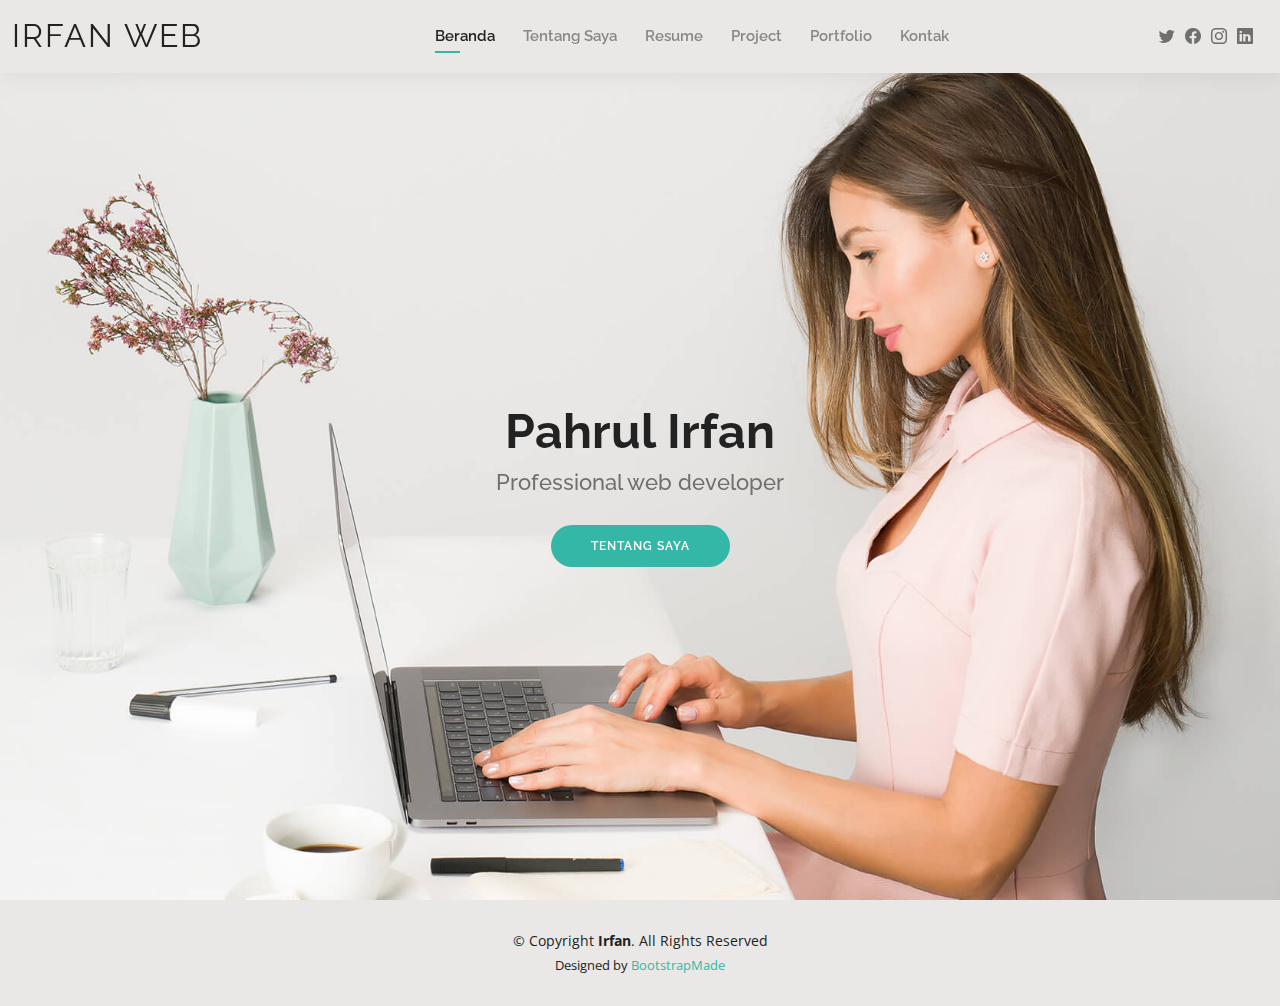
<file: index.html>
<!DOCTYPE html>
<html lang="en">

<head>
    <meta charset="utf-8">
    <meta content="width=device-width, initial-scale=1.0" name="viewport">

    <title>Pahrul Irfan</title>
    <meta content="Website portofolio pahrul irfan" name="description">
    <meta content="portofolio" name="keywords">

    <!-- Favicons -->
    <link href="assets/img/favicon.png" rel="icon">
    <link href="assets/img/apple-touch-icon.png" rel="apple-touch-icon">

    <!-- Google Fonts -->
    <link href="https://fonts.googleapis.com/css?family=Open+Sans:300,300i,400,400i,600,600i,700,700i|Raleway:300,300i,400,400i,500,500i,600,600i,700,700i|Poppins:300,300i,400,400i,500,500i,600,600i,700,700i" rel="stylesheet">

    <!-- Vendor CSS Files -->
    <link href="assets/vendor/aos/aos.css" rel="stylesheet">
    <link href="assets/vendor/bootstrap/css/bootstrap.min.css" rel="stylesheet">
    <link href="assets/vendor/bootstrap-icons/bootstrap-icons.css" rel="stylesheet">
    <link href="assets/vendor/boxicons/css/boxicons.min.css" rel="stylesheet">
    <link href="assets/vendor/glightbox/css/glightbox.min.css" rel="stylesheet">
    <link href="assets/vendor/swiper/swiper-bundle.min.css" rel="stylesheet">

    <!-- Template Main CSS File -->
    <link href="assets/css/style.css" rel="stylesheet">

    <!-- =======================================================
  * Template Name: Kelly
  * Updated: Mar 10 2023 with Bootstrap v5.2.3
  * Template URL: https://bootstrapmade.com/kelly-free-bootstrap-cv-resume-html-template/
  * Author: BootstrapMade.com
  * License: https://bootstrapmade.com/license/
  ======================================================== -->
</head>

<body>

    <!-- ======= Header ======= -->
    <header id="header" class="fixed-top">
        <div class="container-fluid d-flex justify-content-between align-items-center">

            <h1 class="logo me-auto me-lg-0"><a href="index.html">Irfan WEB</a></h1>
            <!-- Uncomment below if you prefer to use an image logo -->
            <!-- <a href="index.html" class="logo"><img src="assets/img/logo.png" alt="" class="img-fluid"></a>-->

            <nav id="navbar" class="navbar order-last order-lg-0">
                <ul>
                    <li><a class="active" href="index.html">Beranda</a></li>
                    <li><a href="about.html">Tentang Saya</a></li>
                    <li><a href="resume.html">Resume</a></li>
                    <li><a href="services.html">Project</a></li>
                    <li><a href="portfolio.html">Portfolio</a></li>
                    <li><a href="contact.html">Kontak</a></li>
                </ul>
                <i class="bi bi-list mobile-nav-toggle"></i>
            </nav>
            <!-- .navbar -->

            <div class="header-social-links">
                <a href="#" class="twitter"><i class="bi bi-twitter"></i></a>
                <a href="#" class="facebook"><i class="bi bi-facebook"></i></a>
                <a href="#" class="instagram"><i class="bi bi-instagram"></i></a>
                <a href="#" class="linkedin"><i class="bi bi-linkedin"></i></i></a>
            </div>

        </div>

    </header>
    <!-- End Header -->

    <!-- ======= Hero Section ======= -->
    <section id="hero" class="d-flex align-items-center">
        <div class="container d-flex flex-column align-items-center" data-aos="zoom-in" data-aos-delay="100">
            <h1>Pahrul Irfan</h1>
            <h2>Professional web developer</h2>
            <a href="about.html" class="btn-about">Tentang Saya</a>
        </div>
    </section>
    <!-- End Hero -->

    <!-- ======= Footer ======= -->
    <footer id="footer">
        <div class="container">
            <div class="copyright">
                &copy; Copyright <strong><span>Irfan</span></strong>. All Rights Reserved
            </div>
            <div class="credits">
                <!-- All the links in the footer should remain intact. -->
                <!-- You can delete the links only if you purchased the pro version. -->
                <!-- Licensing information: https://bootstrapmade.com/license/ -->
                <!-- Purchase the pro version with working PHP/AJAX contact form: https://bootstrapmade.com/kelly-free-bootstrap-cv-resume-html-template/ -->
                Designed by <a href="https://bootstrapmade.com/">BootstrapMade</a>
            </div>
        </div>
    </footer>
    <!-- End  Footer -->

    <div id="preloader"></div>
    <a href="#" class="back-to-top d-flex align-items-center justify-content-center"><i class="bi bi-arrow-up-short"></i></a>

    <!-- Vendor JS Files -->
    <script src="assets/vendor/purecounter/purecounter_vanilla.js"></script>
    <script src="assets/vendor/aos/aos.js"></script>
    <script src="assets/vendor/bootstrap/js/bootstrap.bundle.min.js"></script>
    <script src="assets/vendor/glightbox/js/glightbox.min.js"></script>
    <script src="assets/vendor/isotope-layout/isotope.pkgd.min.js"></script>
    <script src="assets/vendor/swiper/swiper-bundle.min.js"></script>
    <script src="assets/vendor/waypoints/noframework.waypoints.js"></script>
    <script src="assets/vendor/php-email-form/validate.js"></script>

    <!-- Template Main JS File -->
    <script src="assets/js/main.js"></script>

</body>

</html>
</file>
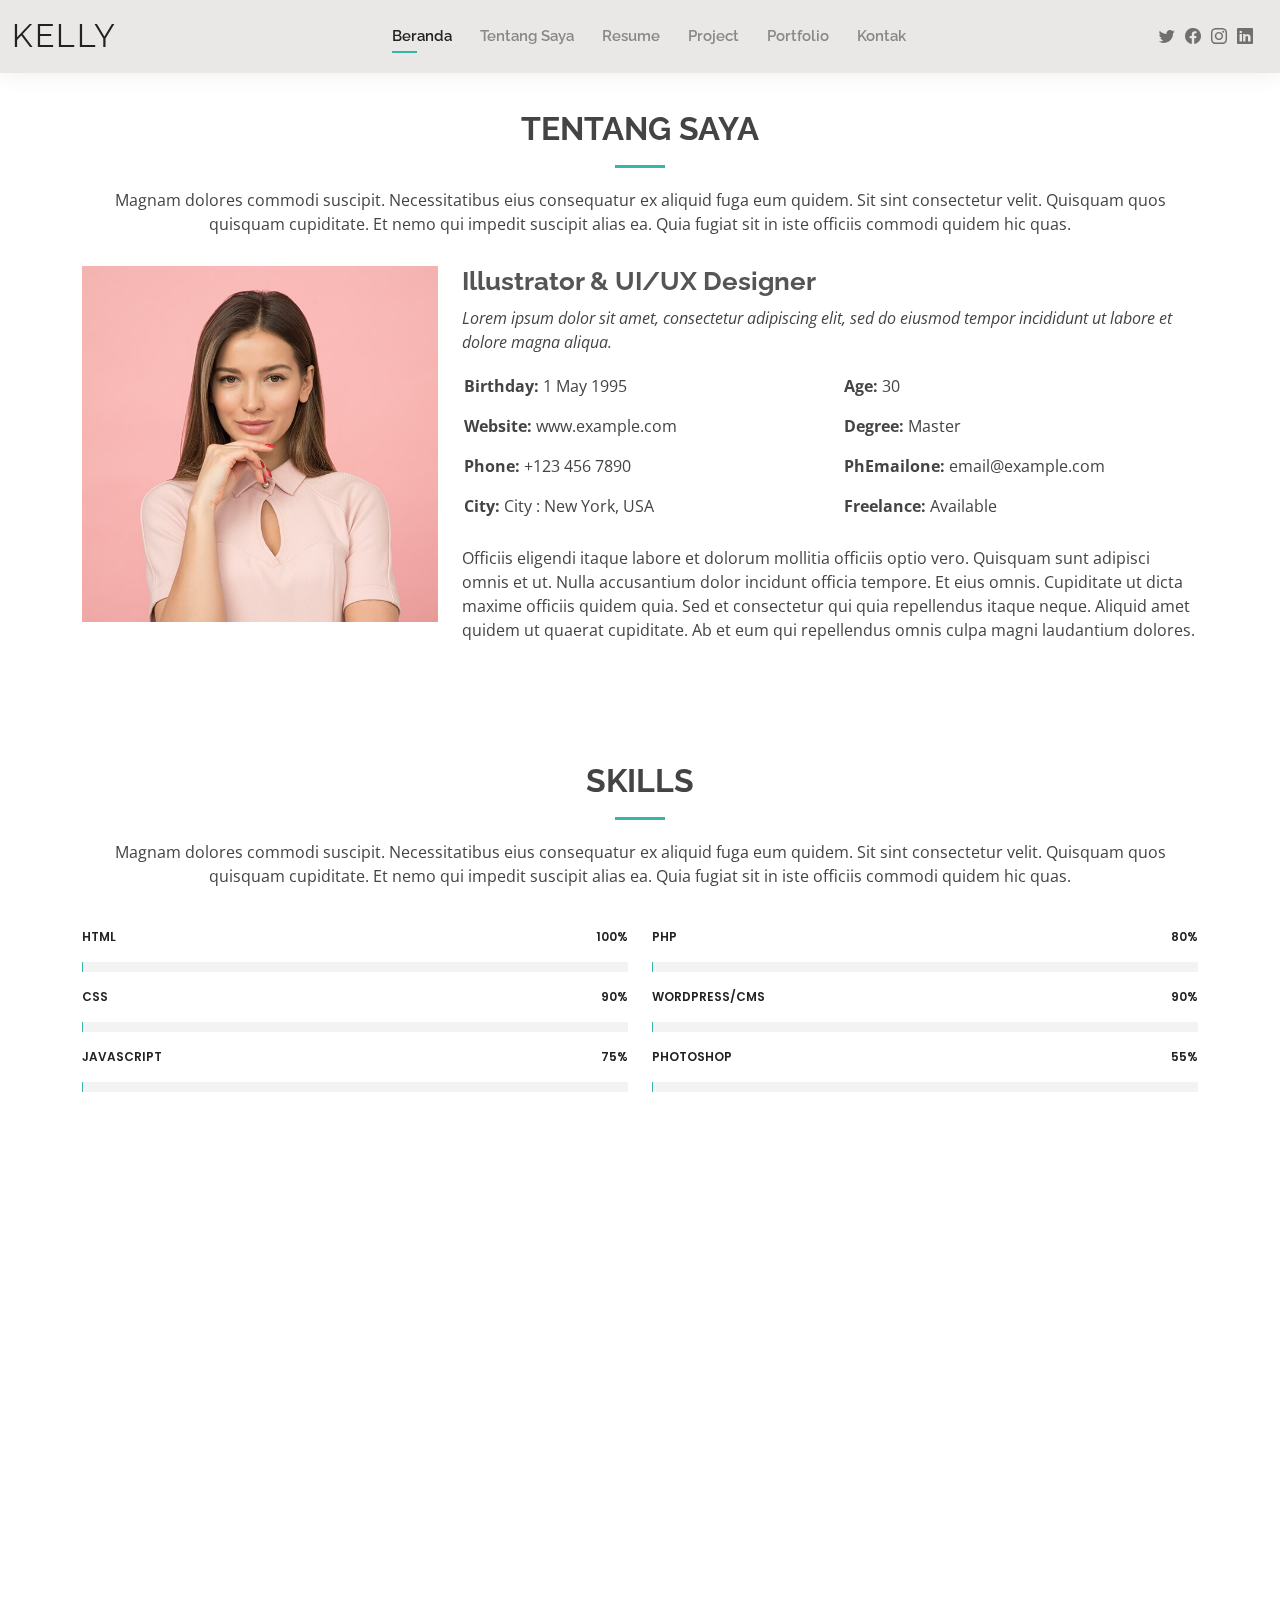
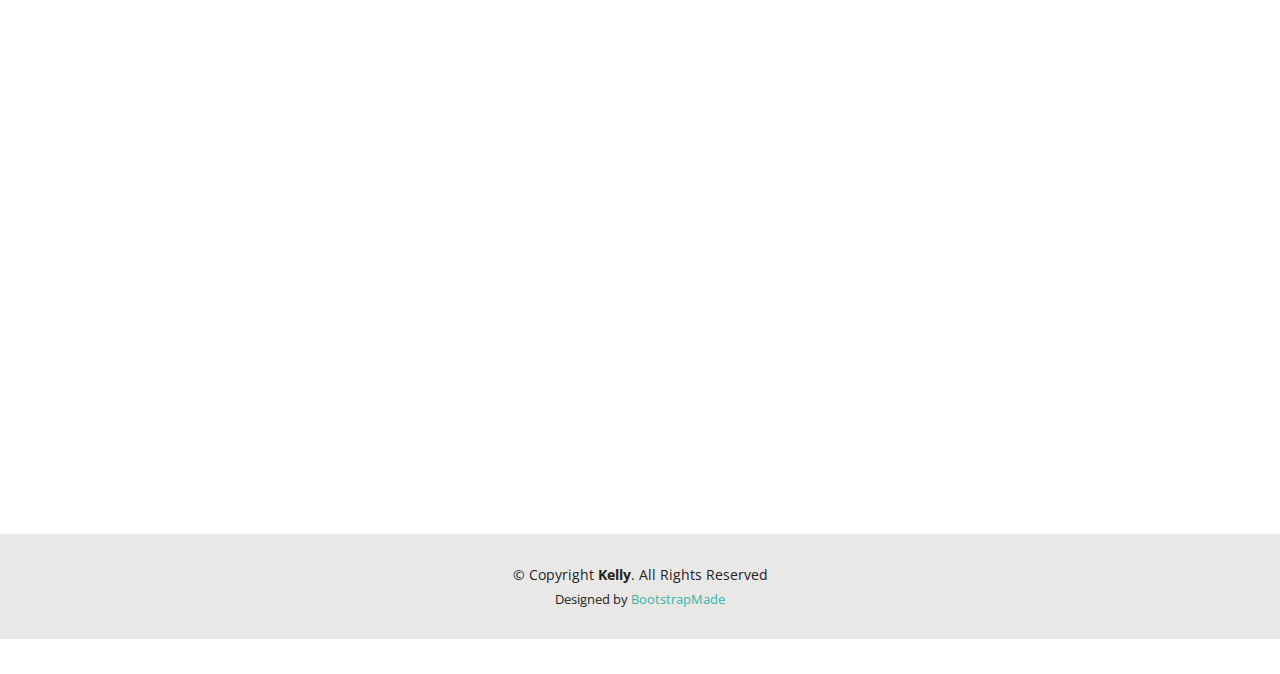
<file: about.html>
<!DOCTYPE html>
<html lang="en">

<head>
    <meta charset="utf-8">
    <meta content="width=device-width, initial-scale=1.0" name="viewport">

    <title>Tentang Saya - Pahrul Irfan</title>
    <meta content="" name="description">
    <meta content="" name="keywords">

    <!-- Favicons -->
    <link href="assets/img/favicon.png" rel="icon">
    <link href="assets/img/apple-touch-icon.png" rel="apple-touch-icon">

    <!-- Google Fonts -->
    <link href="https://fonts.googleapis.com/css?family=Open+Sans:300,300i,400,400i,600,600i,700,700i|Raleway:300,300i,400,400i,500,500i,600,600i,700,700i|Poppins:300,300i,400,400i,500,500i,600,600i,700,700i" rel="stylesheet">

    <!-- Vendor CSS Files -->
    <link href="assets/vendor/aos/aos.css" rel="stylesheet">
    <link href="assets/vendor/bootstrap/css/bootstrap.min.css" rel="stylesheet">
    <link href="assets/vendor/bootstrap-icons/bootstrap-icons.css" rel="stylesheet">
    <link href="assets/vendor/boxicons/css/boxicons.min.css" rel="stylesheet">
    <link href="assets/vendor/glightbox/css/glightbox.min.css" rel="stylesheet">
    <link href="assets/vendor/swiper/swiper-bundle.min.css" rel="stylesheet">

    <!-- Template Main CSS File -->
    <link href="assets/css/style.css" rel="stylesheet">

    <!-- =======================================================
  * Template Name: Kelly
  * Updated: Mar 10 2023 with Bootstrap v5.2.3
  * Template URL: https://bootstrapmade.com/kelly-free-bootstrap-cv-resume-html-template/
  * Author: BootstrapMade.com
  * License: https://bootstrapmade.com/license/
  ======================================================== -->
</head>

<body>

    <!-- ======= Header ======= -->
    <header id="header" class="fixed-top">
        <div class="container-fluid d-flex justify-content-between align-items-center">

            <h1 class="logo me-auto me-lg-0"><a href="index.html">Kelly</a></h1>
            <!-- Uncomment below if you prefer to use an image logo -->
            <!-- <a href="index.html" class="logo"><img src="assets/img/logo.png" alt="" class="img-fluid"></a>-->

            <nav id="navbar" class="navbar order-last order-lg-0">
                <ul>
                    <li><a class="active" href="index.html">Beranda</a></li>
                    <li><a href="about.html">Tentang Saya</a></li>
                    <li><a href="resume.html">Resume</a></li>
                    <li><a href="services.html">Project</a></li>
                    <li><a href="portfolio.html">Portfolio</a></li>
                    <li><a href="contact.html">Kontak</a></li>
                </ul>
                <i class="bi bi-list mobile-nav-toggle"></i>
            </nav>
            <!-- .navbar -->

            <div class="header-social-links">
                <a href="#" class="twitter"><i class="bi bi-twitter"></i></a>
                <a href="#" class="facebook"><i class="bi bi-facebook"></i></a>
                <a href="#" class="instagram"><i class="bi bi-instagram"></i></a>
                <a href="#" class="linkedin"><i class="bi bi-linkedin"></i></i></a>
            </div>

        </div>

    </header>
    <!-- End Header -->

    <main id="main">

        <!-- ======= About Section ======= -->
        <section id="about" class="about">
            <div class="container" data-aos="fade-up">

                <div class="section-title">
                    <h2>Tentang Saya</h2>
                    <p>Magnam dolores commodi suscipit. Necessitatibus eius consequatur ex aliquid fuga eum quidem. Sit sint consectetur velit. Quisquam quos quisquam cupiditate. Et nemo qui impedit suscipit alias ea. Quia fugiat sit in iste officiis commodi
                        quidem hic quas.</p>
                </div>

                <div class="row">
                    <div class="col-lg-4">
                        <img src="assets/img/about.jpg" class="img-fluid" alt="">
                    </div>
                    <div class="col-lg-8 pt-4 pt-lg-0 content">
                        <h3>Illustrator &amp; UI/UX Designer</h3>
                        <p class="fst-italic">
                            Lorem ipsum dolor sit amet, consectetur adipiscing elit, sed do eiusmod tempor incididunt ut labore et dolore magna aliqua.
                        </p>
                        <div class="row">
                            <div class="col-lg-6">
                                <ul>
                                    <li><i class="bi bi-rounded-right"></i> <strong>Birthday:</strong> 1 May 1995</li>
                                    <li><i class="bi bi-rounded-right"></i> <strong>Website:</strong> www.example.com</li>
                                    <li><i class="bi bi-rounded-right"></i> <strong>Phone:</strong> +123 456 7890</li>
                                    <li><i class="bi bi-rounded-right"></i> <strong>City:</strong> City : New York, USA</li>
                                </ul>
                            </div>
                            <div class="col-lg-6">
                                <ul>
                                    <li><i class="bi bi-rounded-right"></i> <strong>Age:</strong> 30</li>
                                    <li><i class="bi bi-rounded-right"></i> <strong>Degree:</strong> Master</li>
                                    <li><i class="bi bi-rounded-right"></i> <strong>PhEmailone:</strong> email@example.com</li>
                                    <li><i class="bi bi-rounded-right"></i> <strong>Freelance:</strong> Available</li>
                                </ul>
                            </div>
                        </div>
                        <p>
                            Officiis eligendi itaque labore et dolorum mollitia officiis optio vero. Quisquam sunt adipisci omnis et ut. Nulla accusantium dolor incidunt officia tempore. Et eius omnis. Cupiditate ut dicta maxime officiis quidem quia. Sed et consectetur qui quia
                            repellendus itaque neque. Aliquid amet quidem ut quaerat cupiditate. Ab et eum qui repellendus omnis culpa magni laudantium dolores.
                        </p>
                    </div>
                </div>

            </div>
        </section>
        <!-- End About Section -->

        <!-- ======= Skills Section ======= -->
        <section id="skills" class="skills">
            <div class="container" data-aos="fade-up">

                <div class="section-title">
                    <h2>Skills</h2>
                    <p>Magnam dolores commodi suscipit. Necessitatibus eius consequatur ex aliquid fuga eum quidem. Sit sint consectetur velit. Quisquam quos quisquam cupiditate. Et nemo qui impedit suscipit alias ea. Quia fugiat sit in iste officiis commodi
                        quidem hic quas.</p>
                </div>

                <div class="row skills-content">

                    <div class="col-lg-6">

                        <div class="progress">
                            <span class="skill">HTML <i class="val">100%</i></span>
                            <div class="progress-bar-wrap">
                                <div class="progress-bar" role="progressbar" aria-valuenow="100" aria-valuemin="0" aria-valuemax="100"></div>
                            </div>
                        </div>

                        <div class="progress">
                            <span class="skill">CSS <i class="val">90%</i></span>
                            <div class="progress-bar-wrap">
                                <div class="progress-bar" role="progressbar" aria-valuenow="90" aria-valuemin="0" aria-valuemax="100"></div>
                            </div>
                        </div>

                        <div class="progress">
                            <span class="skill">JavaScript <i class="val">75%</i></span>
                            <div class="progress-bar-wrap">
                                <div class="progress-bar" role="progressbar" aria-valuenow="75" aria-valuemin="0" aria-valuemax="100"></div>
                            </div>
                        </div>

                    </div>

                    <div class="col-lg-6">

                        <div class="progress">
                            <span class="skill">PHP <i class="val">80%</i></span>
                            <div class="progress-bar-wrap">
                                <div class="progress-bar" role="progressbar" aria-valuenow="80" aria-valuemin="0" aria-valuemax="100"></div>
                            </div>
                        </div>

                        <div class="progress">
                            <span class="skill">WordPress/CMS <i class="val">90%</i></span>
                            <div class="progress-bar-wrap">
                                <div class="progress-bar" role="progressbar" aria-valuenow="90" aria-valuemin="0" aria-valuemax="100"></div>
                            </div>
                        </div>

                        <div class="progress">
                            <span class="skill">Photoshop <i class="val">55%</i></span>
                            <div class="progress-bar-wrap">
                                <div class="progress-bar" role="progressbar" aria-valuenow="55" aria-valuemin="0" aria-valuemax="100"></div>
                            </div>
                        </div>

                    </div>

                </div>

            </div>
        </section>
        <!-- End Skills Section -->

        <!-- ======= Facts Section ======= -->
        <section id="facts" class="facts">
            <div class="container" data-aos="fade-up">

                <div class="section-title">
                    <h2>Facts</h2>
                    <p>Magnam dolores commodi suscipit. Necessitatibus eius consequatur ex aliquid fuga eum quidem. Sit sint consectetur velit. Quisquam quos quisquam cupiditate. Et nemo qui impedit suscipit alias ea. Quia fugiat sit in iste officiis commodi
                        quidem hic quas.</p>
                </div>

                <div class="row counters">

                    <div class="col-lg-3 col-6 text-center">
                        <span data-purecounter-start="0" data-purecounter-end="232" data-purecounter-duration="1" class="purecounter"></span>
                        <p>Clients</p>
                    </div>

                    <div class="col-lg-3 col-6 text-center">
                        <span data-purecounter-start="0" data-purecounter-end="521" data-purecounter-duration="1" class="purecounter"></span>
                        <p>Projects</p>
                    </div>

                    <div class="col-lg-3 col-6 text-center">
                        <span data-purecounter-start="0" data-purecounter-end="1463" data-purecounter-duration="1" class="purecounter"></span>
                        <p>Hours Of Support</p>
                    </div>

                    <div class="col-lg-3 col-6 text-center">
                        <span data-purecounter-start="0" data-purecounter-end="15" data-purecounter-duration="1" class="purecounter"></span>
                        <p>Hard Workers</p>
                    </div>

                </div>

            </div>
        </section>
        <!-- End Facts Section -->

        <!-- ======= Testimonials Section ======= -->
        <section id="testimonials" class="testimonials">
            <div class="container" data-aos="fade-up">

                <div class="section-title">
                    <h2>Testimonials</h2>
                    <p>Magnam dolores commodi suscipit. Necessitatibus eius consequatur ex aliquid fuga eum quidem. Sit sint consectetur velit. Quisquam quos quisquam cupiditate. Et nemo qui impedit suscipit alias ea. Quia fugiat sit in iste officiis commodi
                        quidem hic quas.</p>
                </div>

                <div class="testimonials-slider swiper" data-aos="fade-up" data-aos-delay="100">
                    <div class="swiper-wrapper">

                        <div class="swiper-slide">
                            <div class="testimonial-item">
                                <img src="assets/img/testimonials/testimonials-1.jpg" class="testimonial-img" alt="">
                                <h3>Saul Goodman</h3>
                                <h4>Ceo &amp; Founder</h4>
                                <p>
                                    <i class="bx bxs-quote-alt-left quote-icon-left"></i> Proin iaculis purus consequat sem cure digni ssim donec porttitora entum suscipit rhoncus. Accusantium quam, ultricies eget id, aliquam eget nibh et. Maecen aliquam,
                                    risus at semper.
                                    <i class="bx bxs-quote-alt-right quote-icon-right"></i>
                                </p>
                            </div>
                        </div>
                        <!-- End testimonial item -->

                        <div class="swiper-slide">
                            <div class="testimonial-item">
                                <img src="assets/img/testimonials/testimonials-2.jpg" class="testimonial-img" alt="">
                                <h3>Sara Wilsson</h3>
                                <h4>Designer</h4>
                                <p>
                                    <i class="bx bxs-quote-alt-left quote-icon-left"></i> Export tempor illum tamen malis malis eram quae irure esse labore quem cillum quid cillum eram malis quorum velit fore eram velit sunt aliqua noster fugiat irure
                                    amet legam anim culpa.
                                    <i class="bx bxs-quote-alt-right quote-icon-right"></i>
                                </p>
                            </div>
                        </div>
                        <!-- End testimonial item -->

                        <div class="swiper-slide">
                            <div class="testimonial-item">
                                <img src="assets/img/testimonials/testimonials-3.jpg" class="testimonial-img" alt="">
                                <h3>Jena Karlis</h3>
                                <h4>Store Owner</h4>
                                <p>
                                    <i class="bx bxs-quote-alt-left quote-icon-left"></i> Enim nisi quem export duis labore cillum quae magna enim sint quorum nulla quem veniam duis minim tempor labore quem eram duis noster aute amet eram fore quis sint
                                    minim.
                                    <i class="bx bxs-quote-alt-right quote-icon-right"></i>
                                </p>
                            </div>
                        </div>
                        <!-- End testimonial item -->

                        <div class="swiper-slide">
                            <div class="testimonial-item">
                                <img src="assets/img/testimonials/testimonials-4.jpg" class="testimonial-img" alt="">
                                <h3>Matt Brandon</h3>
                                <h4>Freelancer</h4>
                                <p>
                                    <i class="bx bxs-quote-alt-left quote-icon-left"></i> Fugiat enim eram quae cillum dolore dolor amet nulla culpa multos export minim fugiat minim velit minim dolor enim duis veniam ipsum anim magna sunt elit fore quem
                                    dolore labore illum veniam.
                                    <i class="bx bxs-quote-alt-right quote-icon-right"></i>
                                </p>
                            </div>
                        </div>
                        <!-- End testimonial item -->

                        <div class="swiper-slide">
                            <div class="testimonial-item">
                                <img src="assets/img/testimonials/testimonials-5.jpg" class="testimonial-img" alt="">
                                <h3>John Larson</h3>
                                <h4>Entrepreneur</h4>
                                <p>
                                    <i class="bx bxs-quote-alt-left quote-icon-left"></i> Quis quorum aliqua sint quem legam fore sunt eram irure aliqua veniam tempor noster veniam enim culpa labore duis sunt culpa nulla illum cillum fugiat legam esse
                                    veniam culpa fore nisi cillum quid.
                                    <i class="bx bxs-quote-alt-right quote-icon-right"></i>
                                </p>
                            </div>
                        </div>
                        <!-- End testimonial item -->

                    </div>
                    <div class="swiper-pagination"></div>
                </div>

            </div>
        </section>
        <!-- End Testimonials Section -->

    </main>
    <!-- End #main -->

    <!-- ======= Footer ======= -->
    <footer id="footer">
        <div class="container">
            <div class="copyright">
                &copy; Copyright <strong><span>Kelly</span></strong>. All Rights Reserved
            </div>
            <div class="credits">
                <!-- All the links in the footer should remain intact. -->
                <!-- You can delete the links only if you purchased the pro version. -->
                <!-- Licensing information: https://bootstrapmade.com/license/ -->
                <!-- Purchase the pro version with working PHP/AJAX contact form: https://bootstrapmade.com/kelly-free-bootstrap-cv-resume-html-template/ -->
                Designed by <a href="https://bootstrapmade.com/">BootstrapMade</a>
            </div>
        </div>
    </footer>
    <!-- End  Footer -->

    <div id="preloader"></div>
    <a href="#" class="back-to-top d-flex align-items-center justify-content-center"><i class="bi bi-arrow-up-short"></i></a>

    <!-- Vendor JS Files -->
    <script src="assets/vendor/purecounter/purecounter_vanilla.js"></script>
    <script src="assets/vendor/aos/aos.js"></script>
    <script src="assets/vendor/bootstrap/js/bootstrap.bundle.min.js"></script>
    <script src="assets/vendor/glightbox/js/glightbox.min.js"></script>
    <script src="assets/vendor/isotope-layout/isotope.pkgd.min.js"></script>
    <script src="assets/vendor/swiper/swiper-bundle.min.js"></script>
    <script src="assets/vendor/waypoints/noframework.waypoints.js"></script>
    <script src="assets/vendor/php-email-form/validate.js"></script>

    <!-- Template Main JS File -->
    <script src="assets/js/main.js"></script>

</body>

</html>
</file>
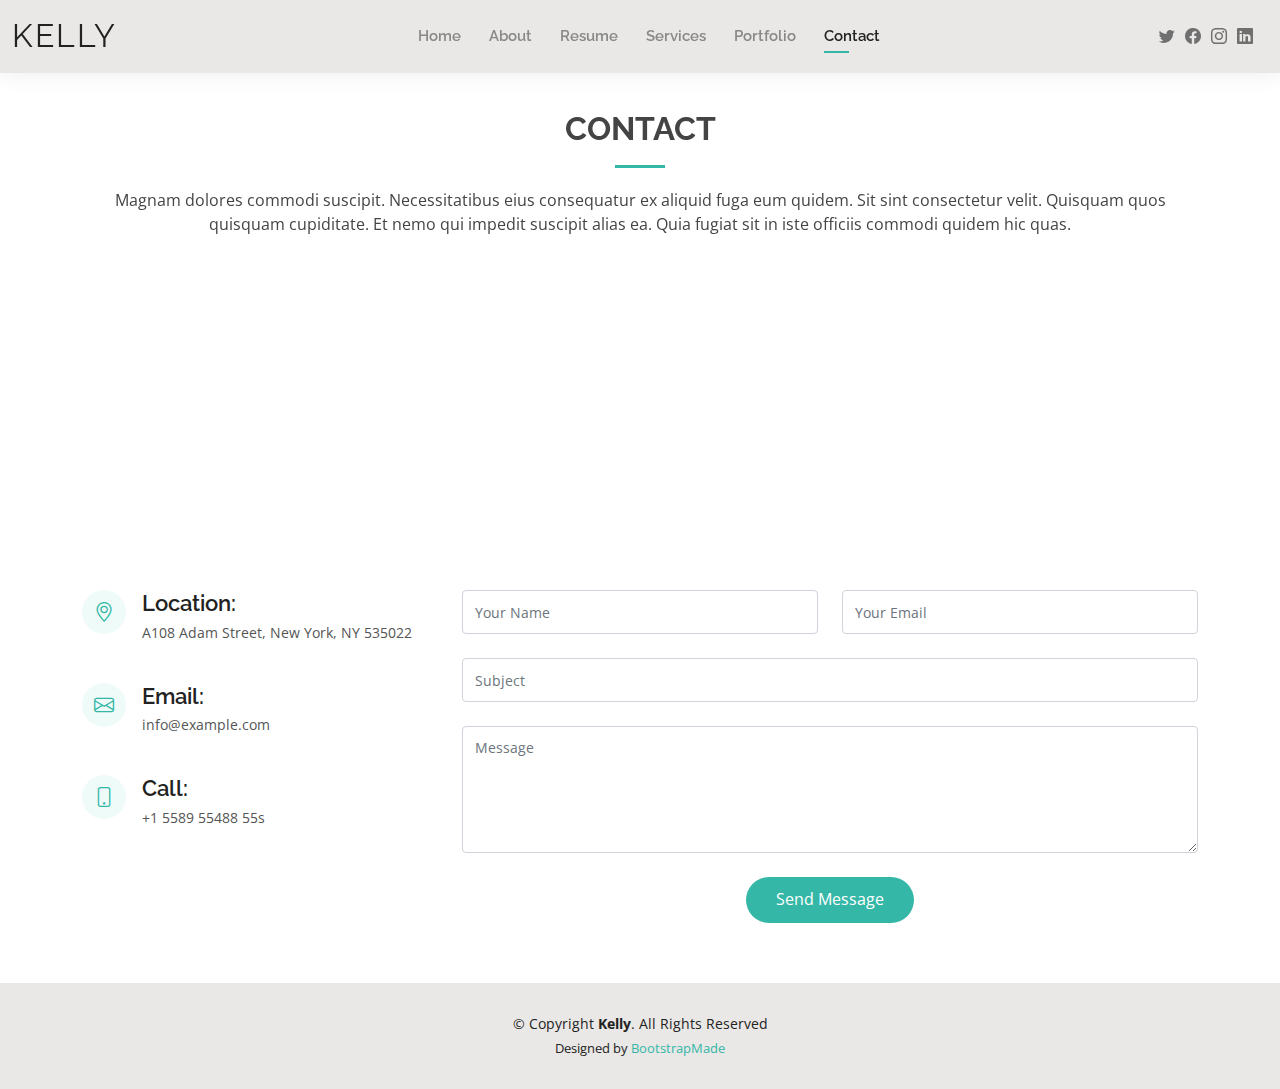
<file: contact.html>
<!DOCTYPE html>
<html lang="en">

<head>
  <meta charset="utf-8">
  <meta content="width=device-width, initial-scale=1.0" name="viewport">

  <title>Contact - Kelly Bootstrap Template</title>
  <meta content="" name="description">
  <meta content="" name="keywords">

  <!-- Favicons -->
  <link href="assets/img/favicon.png" rel="icon">
  <link href="assets/img/apple-touch-icon.png" rel="apple-touch-icon">

  <!-- Google Fonts -->
  <link href="https://fonts.googleapis.com/css?family=Open+Sans:300,300i,400,400i,600,600i,700,700i|Raleway:300,300i,400,400i,500,500i,600,600i,700,700i|Poppins:300,300i,400,400i,500,500i,600,600i,700,700i" rel="stylesheet">

  <!-- Vendor CSS Files -->
  <link href="assets/vendor/aos/aos.css" rel="stylesheet">
  <link href="assets/vendor/bootstrap/css/bootstrap.min.css" rel="stylesheet">
  <link href="assets/vendor/bootstrap-icons/bootstrap-icons.css" rel="stylesheet">
  <link href="assets/vendor/boxicons/css/boxicons.min.css" rel="stylesheet">
  <link href="assets/vendor/glightbox/css/glightbox.min.css" rel="stylesheet">
  <link href="assets/vendor/swiper/swiper-bundle.min.css" rel="stylesheet">

  <!-- Template Main CSS File -->
  <link href="assets/css/style.css" rel="stylesheet">

  <!-- =======================================================
  * Template Name: Kelly
  * Updated: Mar 10 2023 with Bootstrap v5.2.3
  * Template URL: https://bootstrapmade.com/kelly-free-bootstrap-cv-resume-html-template/
  * Author: BootstrapMade.com
  * License: https://bootstrapmade.com/license/
  ======================================================== -->
</head>

<body>

  <!-- ======= Header ======= -->
  <header id="header" class="fixed-top">
    <div class="container-fluid d-flex justify-content-between align-items-center">

      <h1 class="logo me-auto me-lg-0"><a href="index.html">Kelly</a></h1>
      <!-- Uncomment below if you prefer to use an image logo -->
      <!-- <a href="index.html" class="logo"><img src="assets/img/logo.png" alt="" class="img-fluid"></a>-->

      <nav id="navbar" class="navbar order-last order-lg-0">
        <ul>
          <li><a href="index.html">Home</a></li>
          <li><a href="about.html">About</a></li>
          <li><a href="resume.html">Resume</a></li>
          <li><a href="services.html">Services</a></li>
          <li><a href="portfolio.html">Portfolio</a></li>
          <li><a class="active" href="contact.html">Contact</a></li>
        </ul>
        <i class="bi bi-list mobile-nav-toggle"></i>
      </nav><!-- .navbar -->

      <div class="header-social-links">
        <a href="#" class="twitter"><i class="bi bi-twitter"></i></a>
        <a href="#" class="facebook"><i class="bi bi-facebook"></i></a>
        <a href="#" class="instagram"><i class="bi bi-instagram"></i></a>
        <a href="#" class="linkedin"><i class="bi bi-linkedin"></i></i></a>
      </div>

    </div>

  </header><!-- End Header -->

  <main id="main">

    <!-- ======= Contact Section ======= -->
    <section id="contact" class="contact">
      <div class="container" data-aos="fade-up">

        <div class="section-title">
          <h2>Contact</h2>
          <p>Magnam dolores commodi suscipit. Necessitatibus eius consequatur ex aliquid fuga eum quidem. Sit sint consectetur velit. Quisquam quos quisquam cupiditate. Et nemo qui impedit suscipit alias ea. Quia fugiat sit in iste officiis commodi quidem hic quas.</p>
        </div>

        <div>
          <iframe style="border:0; width: 100%; height: 270px;" src="https://www.google.com/maps/embed?pb=!1m14!1m8!1m3!1d12097.433213460943!2d-74.0062269!3d40.7101282!3m2!1i1024!2i768!4f13.1!3m3!1m2!1s0x0%3A0xb89d1fe6bc499443!2sDowntown+Conference+Center!5e0!3m2!1smk!2sbg!4v1539943755621" frameborder="0" allowfullscreen></iframe>
        </div>

        <div class="row mt-5">

          <div class="col-lg-4">
            <div class="info">
              <div class="address">
                <i class="bi bi-geo-alt"></i>
                <h4>Location:</h4>
                <p>A108 Adam Street, New York, NY 535022</p>
              </div>

              <div class="email">
                <i class="bi bi-envelope"></i>
                <h4>Email:</h4>
                <p>info@example.com</p>
              </div>

              <div class="phone">
                <i class="bi bi-phone"></i>
                <h4>Call:</h4>
                <p>+1 5589 55488 55s</p>
              </div>

            </div>

          </div>

          <div class="col-lg-8 mt-5 mt-lg-0">

            <form action="forms/contact.php" method="post" role="form" class="php-email-form">
              <div class="row">
                <div class="col-md-6 form-group">
                  <input type="text" name="name" class="form-control" id="name" placeholder="Your Name" required>
                </div>
                <div class="col-md-6 form-group mt-3 mt-md-0">
                  <input type="email" class="form-control" name="email" id="email" placeholder="Your Email" required>
                </div>
              </div>
              <div class="form-group mt-3">
                <input type="text" class="form-control" name="subject" id="subject" placeholder="Subject" required>
              </div>
              <div class="form-group mt-3">
                <textarea class="form-control" name="message" rows="5" placeholder="Message" required></textarea>
              </div>
              <div class="my-3">
                <div class="loading">Loading</div>
                <div class="error-message"></div>
                <div class="sent-message">Your message has been sent. Thank you!</div>
              </div>
              <div class="text-center"><button type="submit">Send Message</button></div>
            </form>

          </div>

        </div>

      </div>
    </section><!-- End Contact Section -->

  </main><!-- End #main -->

  <!-- ======= Footer ======= -->
  <footer id="footer">
    <div class="container">
      <div class="copyright">
        &copy; Copyright <strong><span>Kelly</span></strong>. All Rights Reserved
      </div>
      <div class="credits">
        <!-- All the links in the footer should remain intact. -->
        <!-- You can delete the links only if you purchased the pro version. -->
        <!-- Licensing information: https://bootstrapmade.com/license/ -->
        <!-- Purchase the pro version with working PHP/AJAX contact form: https://bootstrapmade.com/kelly-free-bootstrap-cv-resume-html-template/ -->
        Designed by <a href="https://bootstrapmade.com/">BootstrapMade</a>
      </div>
    </div>
  </footer><!-- End  Footer -->

  <div id="preloader"></div>
  <a href="#" class="back-to-top d-flex align-items-center justify-content-center"><i class="bi bi-arrow-up-short"></i></a>

  <!-- Vendor JS Files -->
  <script src="assets/vendor/purecounter/purecounter_vanilla.js"></script>
  <script src="assets/vendor/aos/aos.js"></script>
  <script src="assets/vendor/bootstrap/js/bootstrap.bundle.min.js"></script>
  <script src="assets/vendor/glightbox/js/glightbox.min.js"></script>
  <script src="assets/vendor/isotope-layout/isotope.pkgd.min.js"></script>
  <script src="assets/vendor/swiper/swiper-bundle.min.js"></script>
  <script src="assets/vendor/waypoints/noframework.waypoints.js"></script>
  <script src="assets/vendor/php-email-form/validate.js"></script>

  <!-- Template Main JS File -->
  <script src="assets/js/main.js"></script>

</body>

</html>
</file>
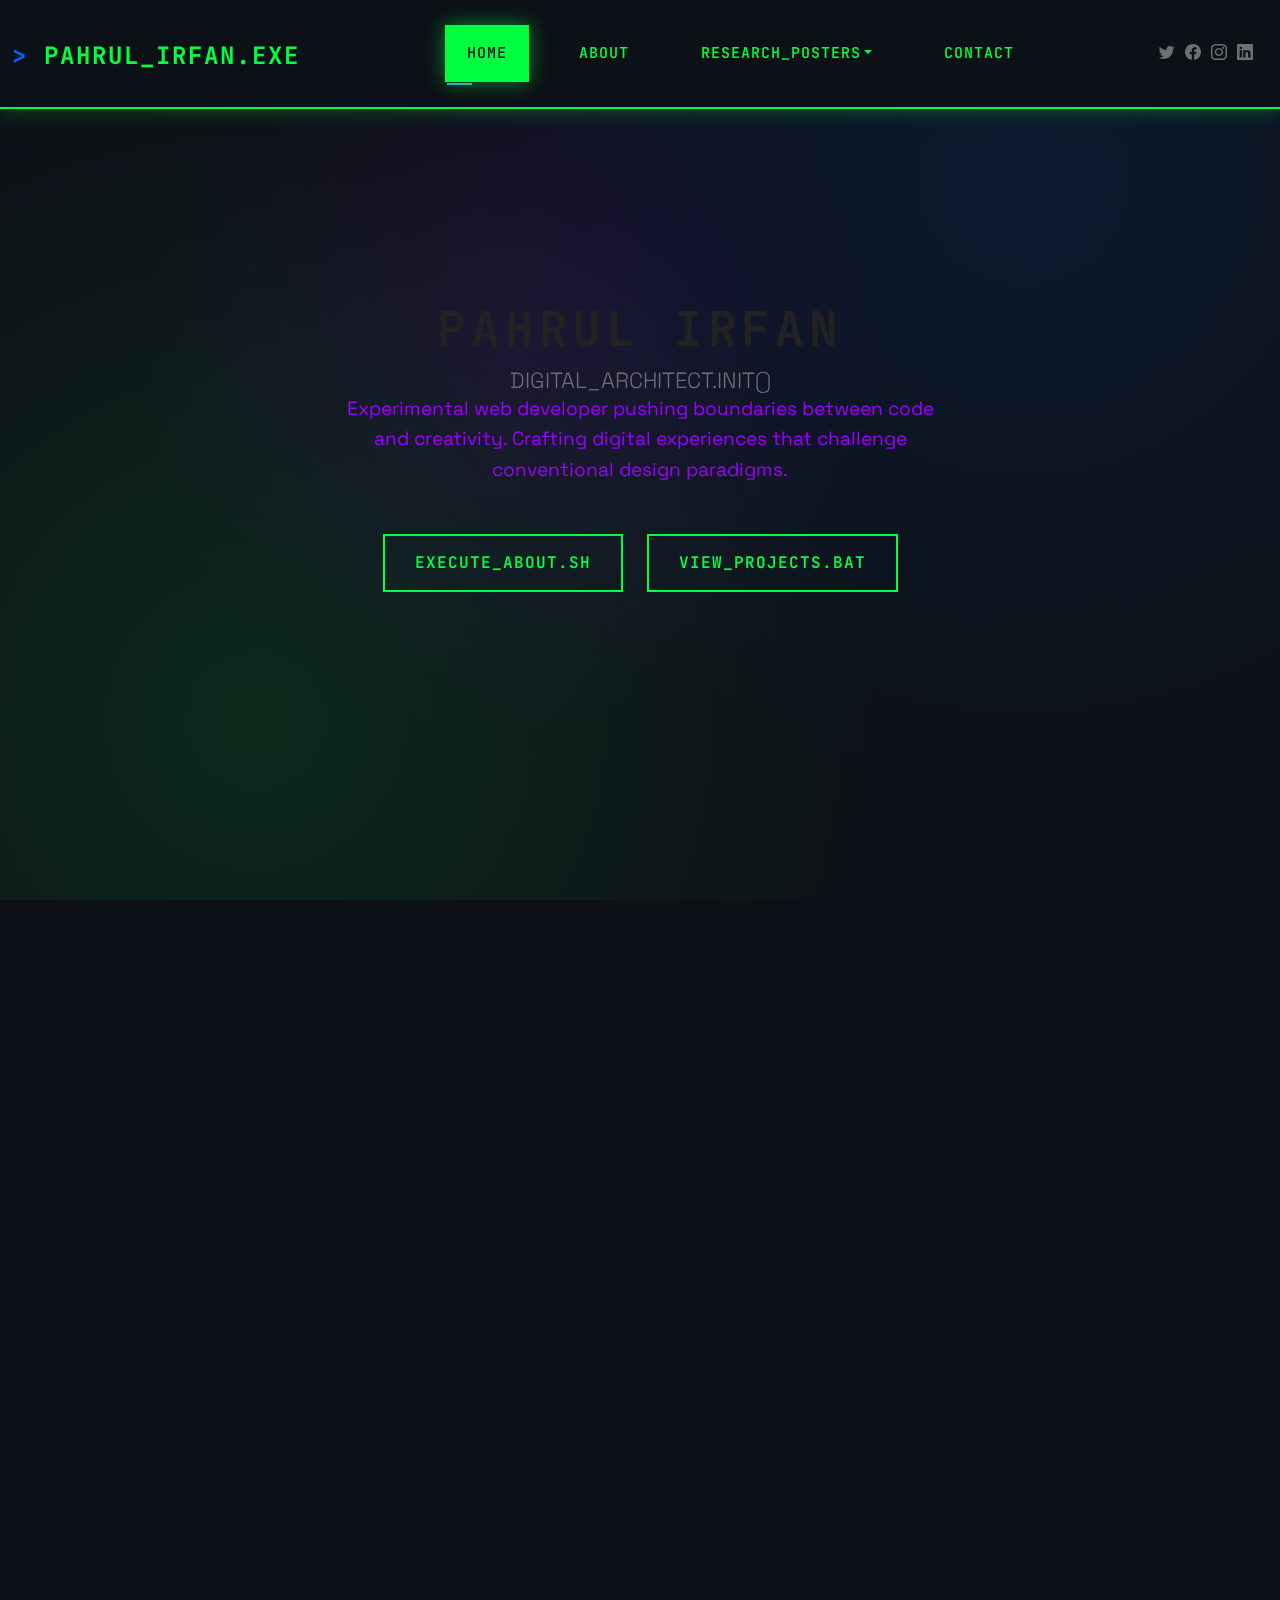
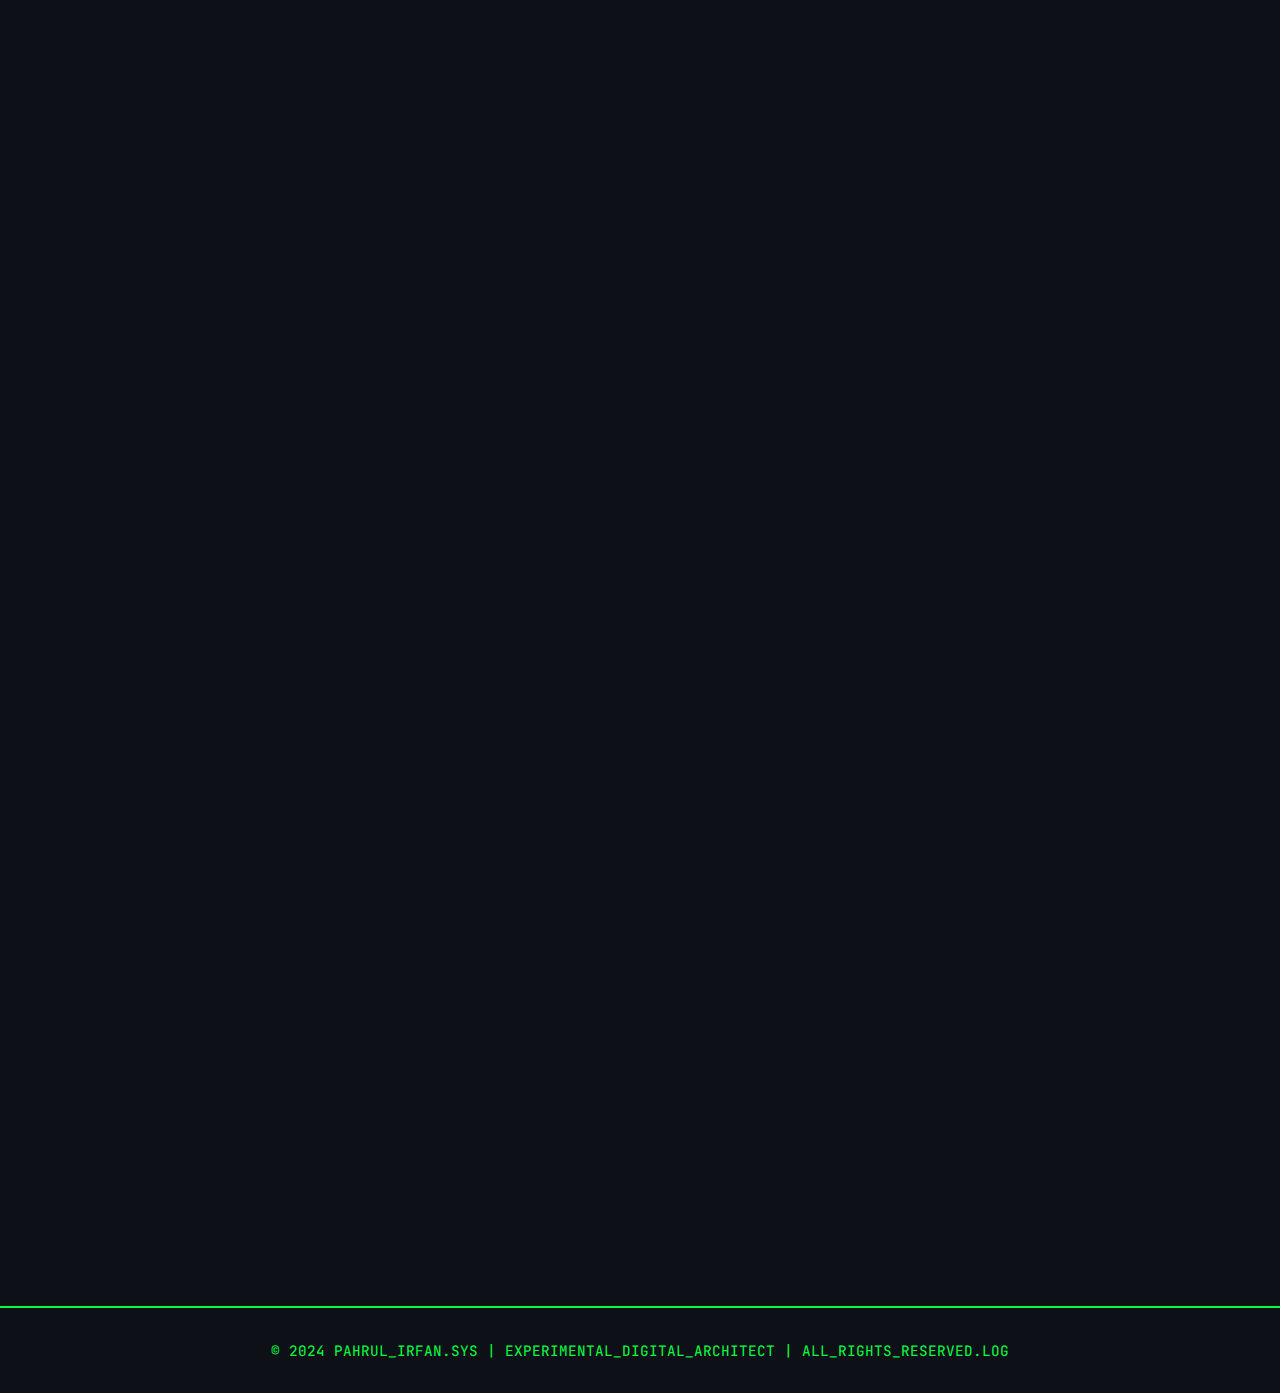
<file: index-old.html>
<!DOCTYPE html>
<html lang="en">

<head>
    <meta charset="utf-8">
    <meta content="width=device-width, initial-scale=1.0" name="viewport">

    <title>Pahrul Irfan - Digital Architect</title>
    <meta content="Experimental web developer and research innovator" name="description">
    <meta content="web developer, portfolio, research, experimental design" name="keywords">

    <!-- Favicons -->
    <link href="assets/img/favicon.png" rel="icon">
    <link href="assets/img/apple-touch-icon.png" rel="apple-touch-icon">

    <!-- Google Fonts -->
    <link href="https://fonts.googleapis.com/css2?family=JetBrains+Mono:wght@300;400;500;600;700&family=Space+Grotesk:wght@300;400;500;600;700&display=swap" rel="stylesheet">
    <link rel="stylesheet" href="https://cdnjs.cloudflare.com/ajax/libs/font-awesome/6.4.0/css/all.min.css">

    <!-- Vendor CSS Files -->
    <link href="assets/vendor/aos/aos.css" rel="stylesheet">
    <link href="assets/vendor/bootstrap/css/bootstrap.min.css" rel="stylesheet">
    <link href="assets/vendor/bootstrap-icons/bootstrap-icons.css" rel="stylesheet">
    <link href="assets/vendor/boxicons/css/boxicons.min.css" rel="stylesheet">
    <link href="assets/vendor/glightbox/css/glightbox.min.css" rel="stylesheet">
    <link href="assets/vendor/swiper/swiper-bundle.min.css" rel="stylesheet">

    <!-- Template Main CSS File -->
    <link href="assets/css/style.css" rel="stylesheet">

    <style>
        /* Experimental Brutalist Design */
        :root {
            --neon-green: #00ff41;
            --electric-blue: #0066ff;
            --cyber-purple: #9d00ff;
            --warning-orange: #ff6600;
            --matrix-black: #0d1117;
            --terminal-green: #39ff14;
            --glitch-pink: #ff0080;
        }

        * {
            margin: 0;
            padding: 0;
            box-sizing: border-box;
        }

        body {
            font-family: 'Space Grotesk', sans-serif;
            background: var(--matrix-black);
            color: var(--neon-green);
            overflow-x: hidden;
            cursor: crosshair;
        }

        /* Glitch Effect */
        @keyframes glitch {
            0% { transform: translate(0); }
            20% { transform: translate(-2px, 2px); }
            40% { transform: translate(-2px, -2px); }
            60% { transform: translate(2px, 2px); }
            80% { transform: translate(2px, -2px); }
            100% { transform: translate(0); }
        }

        @keyframes neon-flicker {
            0%, 100% { 
                text-shadow: 0 0 5px var(--neon-green), 0 0 10px var(--neon-green), 0 0 15px var(--neon-green);
            }
            50% { 
                text-shadow: 0 0 2px var(--neon-green), 0 0 5px var(--neon-green), 0 0 8px var(--neon-green);
            }
        }

        @keyframes matrix-rain {
            0% { transform: translateY(-100vh); opacity: 1; }
            100% { transform: translateY(100vh); opacity: 0; }
        }

        /* Matrix Background */
        .matrix-bg {
            position: fixed;
            top: 0;
            left: 0;
            width: 100%;
            height: 100%;
            pointer-events: none;
            z-index: -1;
        }

        .matrix-char {
            position: absolute;
            font-family: 'JetBrains Mono', monospace;
            color: var(--terminal-green);
            font-size: 14px;
            animation: matrix-rain 3s linear infinite;
            opacity: 0.3;
        }

        /* Header Styles */
        #header {
            background: rgba(13, 17, 23, 0.95);
            backdrop-filter: blur(10px);
            border-bottom: 2px solid var(--neon-green);
            box-shadow: 0 0 20px rgba(0, 255, 65, 0.3);
        }

        .logo a {
            font-family: 'JetBrains Mono', monospace;
            color: var(--neon-green) !important;
            font-weight: 700;
            font-size: 1.5rem;
            text-decoration: none;
            animation: neon-flicker 2s ease-in-out infinite alternate;
        }

        .logo a::before {
            content: '> ';
            color: var(--electric-blue);
        }

        /* Navigation */
        #navbar ul {
            list-style: none;
            display: flex;
            gap: 0;
        }

        #navbar li {
            position: relative;
        }

        #navbar a {
            color: var(--neon-green) !important;
            text-decoration: none;
            padding: 15px 20px;
            display: block;
            font-family: 'JetBrains Mono', monospace;
            font-weight: 500;
            text-transform: uppercase;
            letter-spacing: 1px;
            border: 2px solid transparent;
            transition: all 0.3s ease;
            position: relative;
        }

        #navbar a:hover,
        #navbar a.active {
            color: var(--matrix-black) !important;
            background: var(--neon-green);
            border-color: var(--neon-green);
            box-shadow: 0 0 20px rgba(0, 255, 65, 0.5);
            animation: glitch 0.3s ease-in-out;
        }

        /* Dropdown Styles */
        .dropdown {
            position: relative;
        }

        .dropdown-toggle {
            cursor: pointer;
        }

        .dropdown-menu {
            position: absolute;
            top: 100%;
            left: 0;
            background: var(--matrix-black);
            border: 2px solid var(--cyber-purple);
            border-top: none;
            min-width: 300px;
            opacity: 0;
            visibility: hidden;
            transform: translateY(-10px);
            transition: all 0.3s ease;
            z-index: 1000;
            box-shadow: 0 10px 30px rgba(157, 0, 255, 0.3);
            display: block;
        }

        .dropdown:hover .dropdown-menu,
        .dropdown.active .dropdown-menu {
            opacity: 1;
            visibility: visible;
            transform: translateY(0);
        }

        .dropdown-menu a {
            color: var(--cyber-purple) !important;
            padding: 15px 20px;
            border-bottom: 1px solid rgba(157, 0, 255, 0.2);
            font-size: 0.85rem;
            display: block;
            text-decoration: none;
            transition: all 0.3s ease;
            font-family: 'JetBrains Mono', monospace;
            letter-spacing: 0.5px;
        }

        .dropdown-menu a:last-child {
            border-bottom: none;
        }

        .dropdown-menu a:hover {
            background: var(--cyber-purple);
            color: var(--matrix-black) !important;
            box-shadow: inset 0 0 10px rgba(157, 0, 255, 0.5);
            transform: translateX(5px);
        }

        .dropdown-menu a i {
            margin-right: 10px;
            width: 16px;
        }

        /* Hero Section */
        #hero {
            height: 100vh;
            display: flex;
            align-items: center;
            justify-content: center;
            position: relative;
            background: 
                radial-gradient(circle at 20% 80%, rgba(0, 255, 65, 0.1) 0%, transparent 50%),
                radial-gradient(circle at 80% 20%, rgba(0, 102, 255, 0.1) 0%, transparent 50%),
                radial-gradient(circle at 40% 40%, rgba(157, 0, 255, 0.1) 0%, transparent 40%),
                var(--matrix-black);
        }

        .hero-content {
            text-align: center;
            z-index: 2;
        }

        .hero-title {
            font-size: clamp(3rem, 8vw, 8rem);
            font-weight: 700;
            font-family: 'JetBrains Mono', monospace;
            color: var(--neon-green);
            margin-bottom: 1rem;
            animation: neon-flicker 3s ease-in-out infinite alternate;
            text-transform: uppercase;
            letter-spacing: 0.1em;
        }

        .hero-subtitle {
            font-size: clamp(1rem, 3vw, 2rem);
            color: var(--electric-blue);
            margin-bottom: 2rem;
            font-family: 'Space Grotesk', sans-serif;
            font-weight: 300;
        }

        .hero-description {
            font-size: 1.2rem;
            color: var(--cyber-purple);
            max-width: 600px;
            margin: 0 auto 3rem;
            line-height: 1.6;
        }

        /* Terminal-style buttons */
        .terminal-btn {
            display: inline-block;
            padding: 15px 30px;
            background: transparent;
            border: 2px solid var(--neon-green);
            color: var(--neon-green);
            text-decoration: none;
            font-family: 'JetBrains Mono', monospace;
            font-weight: 600;
            text-transform: uppercase;
            letter-spacing: 1px;
            transition: all 0.3s ease;
            position: relative;
            overflow: hidden;
            margin: 0 10px;
        }

        .terminal-btn::before {
            content: '';
            position: absolute;
            top: 0;
            left: -100%;
            width: 100%;
            height: 100%;
            background: var(--neon-green);
            transition: left 0.3s ease;
            z-index: -1;
        }

        .terminal-btn:hover {
            color: var(--matrix-black);
            box-shadow: 0 0 30px rgba(0, 255, 65, 0.5);
            animation: glitch 0.3s ease-in-out;
        }

        .terminal-btn:hover::before {
            left: 0;
        }

        /* Experimental Sections */
        .section {
            padding: 100px 0;
            position: relative;
        }

        .section-title {
            font-family: 'JetBrains Mono', monospace;
            font-size: clamp(2rem, 5vw, 4rem);
            color: var(--neon-green);
            text-align: center;
            margin-bottom: 3rem;
            text-transform: uppercase;
            letter-spacing: 0.1em;
            animation: neon-flicker 2s ease-in-out infinite alternate;
        }

        /* Experimental Cards */
        .experimental-card {
            background: rgba(13, 17, 23, 0.8);
            border: 2px solid var(--electric-blue);
            padding: 2rem;
            margin: 2rem 0;
            position: relative;
            overflow: hidden;
            transition: all 0.3s ease;
            transform: skew(-2deg);
        }

        .experimental-card::before {
            content: '';
            position: absolute;
            top: -2px;
            left: -2px;
            right: -2px;
            bottom: -2px;
            background: linear-gradient(45deg, var(--neon-green), var(--electric-blue), var(--cyber-purple), var(--glitch-pink));
            z-index: -1;
            opacity: 0;
            transition: opacity 0.3s ease;
        }

        .experimental-card:hover {
            transform: skew(0deg) scale(1.02);
            box-shadow: 0 20px 40px rgba(0, 255, 65, 0.2);
        }

        .experimental-card:hover::before {
            opacity: 1;
        }

        .card-content {
            transform: skew(2deg);
        }

        .card-title {
            font-family: 'JetBrains Mono', monospace;
            color: var(--electric-blue);
            font-size: 1.5rem;
            margin-bottom: 1rem;
            text-transform: uppercase;
        }

        .card-text {
            color: var(--neon-green);
            line-height: 1.6;
            margin-bottom: 1.5rem;
        }

        /* Footer */
        #footer {
            background: var(--matrix-black);
            border-top: 2px solid var(--neon-green);
            padding: 2rem 0;
            text-align: center;
        }

        .footer-text {
            font-family: 'JetBrains Mono', monospace;
            color: var(--neon-green);
            font-size: 0.9rem;
        }

        /* Responsive */
        @media (max-width: 768px) {
            #navbar ul {
                flex-direction: column;
                background: var(--matrix-black);
                position: absolute;
                top: 100%;
                left: 0;
                width: 100%;
                display: none;
                border: 2px solid var(--neon-green);
                border-top: none;
            }

            #navbar.active ul {
                display: flex;
            }

            .dropdown {
                width: 100%;
            }

            .dropdown-menu {
                position: static;
                opacity: 1;
                visibility: visible;
                transform: none;
                border: 1px solid rgba(157, 0, 255, 0.3);
                box-shadow: inset 0 0 10px rgba(157, 0, 255, 0.2);
                background: rgba(157, 0, 255, 0.1);
                min-width: 100%;
                margin-top: 0;
                display: none;
            }

            .dropdown.active .dropdown-menu {
                display: block;
            }

            .dropdown-menu a {
                padding: 10px 15px;
                font-size: 0.8rem;
            }

            .experimental-card {
                transform: none;
                margin: 1rem 0;
            }

            .card-content {
                transform: none;
            }

            .hero-title {
                font-size: 2.5rem;
            }

            .hero-subtitle {
                font-size: 1.2rem;
            }
        }
    </style>
</head>
<body>

    <!-- Matrix Background -->
    <div class="matrix-bg" id="matrix-bg"></div>

    <!-- ======= Header ======= -->
    <header id="header" class="fixed-top">
        <div class="container-fluid d-flex justify-content-between align-items-center">

            <h1 class="logo me-auto me-lg-0"><a href="index.html">PAHRUL_IRFAN.EXE</a></h1>

            <nav id="navbar" class="navbar order-last order-lg-0">
                <ul>
                    <li><a class="active" href="index.html">HOME</a></li>
                    <li><a href="about.html">ABOUT</a></li>
                    <li class="dropdown">
                        <a href="#" class="dropdown-toggle">RESEARCH_POSTERS</a>
                        <div class="dropdown-menu">
                            <a href="poster-rifqi.html">
                                <i class="fas fa-microscope"></i> Rifqi - Kearifan Lokal & Medis Modern
                            </a>
                            <a href="poster-yusuf.html">
                                <i class="fas fa-brain"></i> Yusuf - Sistem Rekomendasi Pengobatan
                            </a>
                            <a href="poster-fitri.html">
                                <i class="fas fa-pills"></i> Fitri - Platform Interaksi Obat & Makanan
                            </a>
                        </div>
                    </li>
                    <li><a href="contact.html">CONTACT</a></li>
                </ul>
                <i class="bi bi-list mobile-nav-toggle"></i>
            </nav>

            <div class="header-social-links">
                <a href="#" class="twitter"><i class="bi bi-twitter"></i></a>
                <a href="#" class="facebook"><i class="bi bi-facebook"></i></a>
                <a href="#" class="instagram"><i class="bi bi-instagram"></i></a>
                <a href="#" class="linkedin"><i class="bi bi-linkedin"></i></a>
            </div>

        </div>
    </header>
    <!-- End Header -->

    <!-- ======= Hero Section ======= -->
    <section id="hero">
        <div class="hero-content" data-aos="fade-up">
            <h1 class="hero-title">PAHRUL IRFAN</h1>
            <h2 class="hero-subtitle">DIGITAL_ARCHITECT.INIT()</h2>
            <p class="hero-description">
                Experimental web developer pushing boundaries between code and creativity. 
                Crafting digital experiences that challenge conventional design paradigms.
            </p>
            <div class="hero-buttons">
                <a href="about.html" class="terminal-btn">EXECUTE_ABOUT.SH</a>
                <a href="#projects" class="terminal-btn">VIEW_PROJECTS.BAT</a>
            </div>
        </div>
    </section>
    <!-- End Hero -->

    <!-- ======= Experimental Section ======= -->
    <section class="section" id="projects">
        <div class="container">
            <h2 class="section-title" data-aos="fade-up">SYSTEM_MODULES</h2>
            
            <div class="row">
                <div class="col-lg-4" data-aos="fade-right" data-aos-delay="100">
                    <div class="experimental-card">
                        <div class="card-content">
                            <h3 class="card-title">WEB_DEVELOPMENT.EXE</h3>
                            <p class="card-text">
                                Building experimental web applications using cutting-edge technologies. 
                                Specializing in unconventional UI/UX patterns and performance optimization.
                            </p>
                            <div class="tech-stack">
                                <span style="color: var(--warning-orange);">[REACT]</span>
                                <span style="color: var(--cyber-purple);">[NODE.JS]</span>
                                <span style="color: var(--electric-blue);">[WEBGL]</span>
                            </div>
                        </div>
                    </div>
                </div>

                <div class="col-lg-4" data-aos="fade-up" data-aos-delay="200">
                    <div class="experimental-card">
                        <div class="card-content">
                            <h3 class="card-title">RESEARCH_ENGINE.AI</h3>
                            <p class="card-text">
                                Conducting innovative research in healthcare technology and AI applications. 
                                Contributing to academic knowledge through experimental methodologies.
                            </p>
                            <div class="tech-stack">
                                <span style="color: var(--neon-green);">[MACHINE_LEARNING]</span>
                                <span style="color: var(--glitch-pink);">[DATA_ANALYSIS]</span>
                            </div>
                        </div>
                    </div>
                </div>

                <div class="col-lg-4" data-aos="fade-left" data-aos-delay="300">
                    <div class="experimental-card">
                        <div class="card-content">
                            <h3 class="card-title">CREATIVE_CODING.JS</h3>
                            <p class="card-text">
                                Exploring the intersection of art and technology through generative design, 
                                interactive installations, and experimental digital experiences.
                            </p>
                            <div class="tech-stack">
                                <span style="color: var(--electric-blue);">[P5.JS]</span>
                                <span style="color: var(--warning-orange);">[THREE.JS]</span>
                                <span style="color: var(--cyber-purple);">[GLSL]</span>
                            </div>
                        </div>
                    </div>
                </div>
            </div>
        </div>
    </section>

    <!-- ======= Research Showcase ======= -->
    <section class="section">
        <div class="container">
            <h2 class="section-title" data-aos="fade-up">RESEARCH_DATABASE</h2>
            
            <div class="row">
                <div class="col-lg-6" data-aos="fade-right">
                    <div class="experimental-card">
                        <div class="card-content">
                            <h3 class="card-title">ACTIVE_PROJECTS.LOG</h3>
                            <p class="card-text">
                                Currently working on three groundbreaking research projects in healthcare technology:
                            </p>
                            <ul style="color: var(--neon-green); font-family: 'JetBrains Mono', monospace;">
                                <li>> Integrating traditional medicine with modern AI systems</li>
                                <li>> Developing smart drug-food interaction platforms</li>
                                <li>> Creating recommendation systems for pediatric healthcare</li>
                            </ul>
                        </div>
                    </div>
                </div>

                <div class="col-lg-6" data-aos="fade-left">
                    <div class="experimental-card">
                        <div class="card-content">
                            <h3 class="card-title">COLLABORATION.NETWORK</h3>
                            <p class="card-text">
                                Working with researchers from multiple universities to push the boundaries 
                                of healthcare technology and AI applications.
                            </p>
                            <div class="network-nodes" style="margin-top: 1rem;">
                                <span style="color: var(--electric-blue);">[UNIVERSITAS_BUMIGORA]</span><br>
                                <span style="color: var(--cyber-purple);">[UNIVERSITAS_AL_AZHAR]</span><br>
                                <span style="color: var(--warning-orange);">[UNIVERSITAS_QAMARUL_HUDA]</span>
                            </div>
                        </div>
                    </div>
                </div>
            </div>
        </div>
    </section>

    <!-- ======= Terminal Contact ======= -->
    <section class="section">
        <div class="container">
            <div class="row justify-content-center">
                <div class="col-lg-8" data-aos="fade-up">
                    <div class="experimental-card">
                        <div class="card-content" style="text-align: center;">
                            <h3 class="card-title">INITIALIZE_CONNECTION.BAT</h3>
                            <p class="card-text">
                                Ready to collaborate on experimental projects or discuss innovative research ideas?
                            </p>
                            <a href="contact.html" class="terminal-btn" style="margin-top: 1rem;">
                                ESTABLISH_CONTACT.EXE
                            </a>
                        </div>
                    </div>
                </div>
            </div>
        </div>
    </section>

    <!-- ======= Footer ======= -->
    <footer id="footer">
        <div class="container">
            <div class="footer-text">
                &copy; 2024 PAHRUL_IRFAN.SYS | EXPERIMENTAL_DIGITAL_ARCHITECT | ALL_RIGHTS_RESERVED.LOG
            </div>
        </div>
    </footer>
    <!-- End Footer -->

    <div id="preloader"></div>
    <a href="#" class="back-to-top d-flex align-items-center justify-content-center"><i class="bi bi-arrow-up-short"></i></a>

    <!-- Vendor JS Files -->
    <script src="assets/vendor/purecounter/purecounter_vanilla.js"></script>
    <script src="assets/vendor/aos/aos.js"></script>
    <script src="assets/vendor/bootstrap/js/bootstrap.bundle.min.js"></script>
    <script src="assets/vendor/glightbox/js/glightbox.min.js"></script>
    <script src="assets/vendor/isotope-layout/isotope.pkgd.min.js"></script>
    <script src="assets/vendor/swiper/swiper-bundle.min.js"></script>
    <script src="assets/vendor/waypoints/noframework.waypoints.js"></script>
    <script src="assets/vendor/php-email-form/validate.js"></script>

    <!-- Template Main JS File -->
    <script src="assets/js/main.js"></script>

    <!-- Matrix Rain Effect -->
    <script>
        // Matrix Rain Effect
        function createMatrixRain() {
            const matrixBg = document.getElementById('matrix-bg');
            const chars = '01アイウエオカキクケコサシスセソタチツテトナニヌネノハヒフヘホマミムメモヤユヨラリルレロワヲン';
            
            for (let i = 0; i < 50; i++) {
                const char = document.createElement('div');
                char.className = 'matrix-char';
                char.textContent = chars[Math.floor(Math.random() * chars.length)];
                char.style.left = Math.random() * 100 + '%';
                char.style.animationDelay = Math.random() * 3 + 's';
                char.style.animationDuration = (Math.random() * 3 + 2) + 's';
                matrixBg.appendChild(char);
            }
        }

        // Initialize matrix effect
        document.addEventListener('DOMContentLoaded', function() {
            createMatrixRain();
            
            // Recreate matrix chars periodically
            setInterval(createMatrixRain, 5000);

            // Dropdown functionality
            const dropdown = document.querySelector('.dropdown');
            const dropdownToggle = document.querySelector('.dropdown-toggle');
            
            if (dropdown && dropdownToggle) {
                // Toggle dropdown on click for mobile
                dropdownToggle.addEventListener('click', function(e) {
                    e.preventDefault();
                    dropdown.classList.toggle('active');
                });

                // Close dropdown when clicking outside
                document.addEventListener('click', function(e) {
                    if (!dropdown.contains(e.target)) {
                        dropdown.classList.remove('active');
                    }
                });

                // Keep dropdown open on hover for desktop
                dropdown.addEventListener('mouseenter', function() {
                    dropdown.classList.add('active');
                });

                dropdown.addEventListener('mouseleave', function() {
                    dropdown.classList.remove('active');
                });
            }
        });

        // Glitch effect on scroll
        window.addEventListener('scroll', function() {
            const scrolled = window.pageYOffset;
            const rate = scrolled * -0.5;
            
            document.querySelectorAll('.experimental-card').forEach((card, index) => {
                if (scrolled > card.offsetTop - window.innerHeight) {
                    card.style.transform = `translateX(${Math.sin(scrolled * 0.01 + index) * 10}px) skew(${Math.sin(scrolled * 0.02) * 2}deg)`;
                }
            });
        });
    </script>

</body>

</html>
</file>
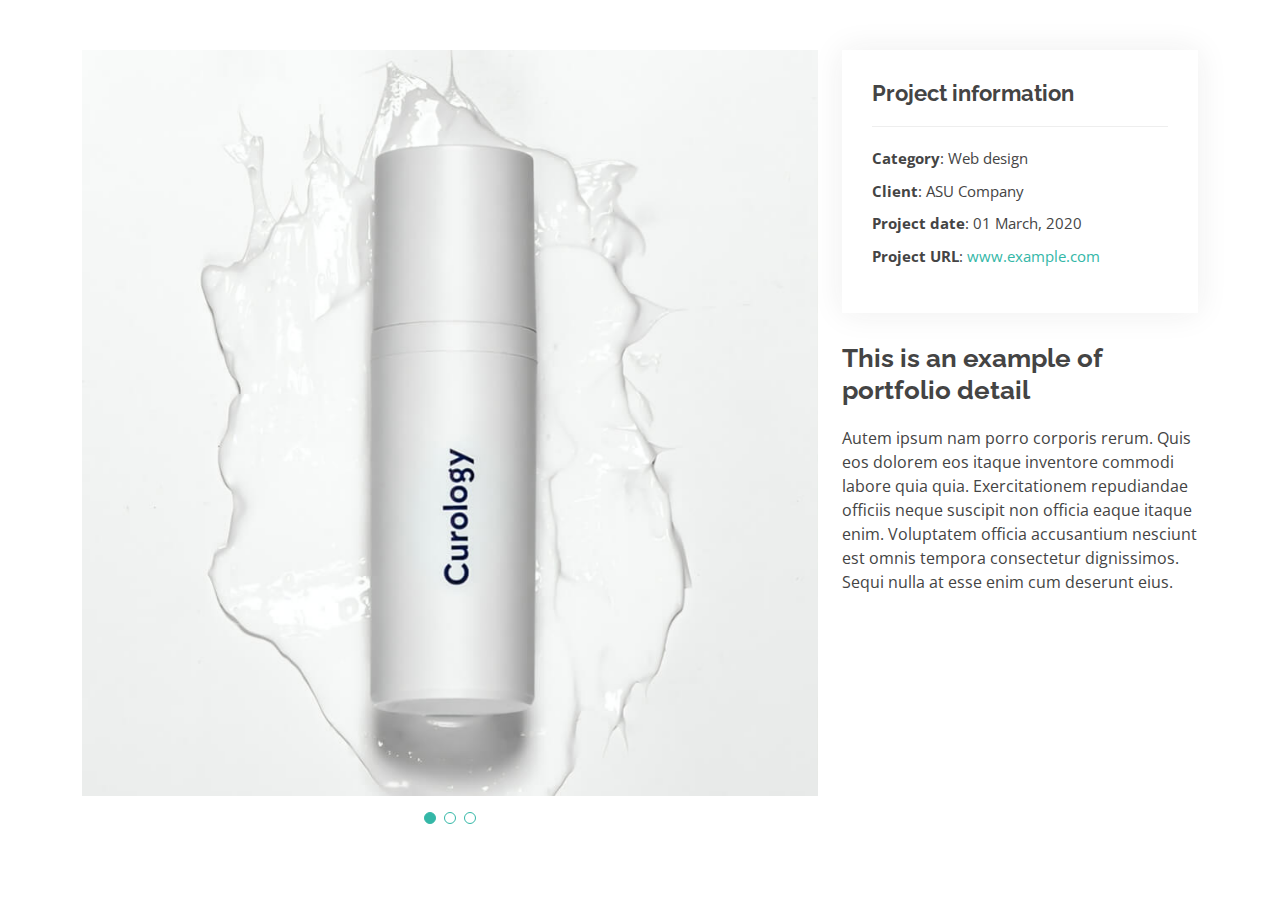
<file: portfolio-details.html>
<!DOCTYPE html>
<html lang="en">

<head>
  <meta charset="utf-8">
  <meta content="width=device-width, initial-scale=1.0" name="viewport">

  <title>Portfolio Details - Kelly Bootstrap Template</title>
  <meta content="" name="description">
  <meta content="" name="keywords">

  <!-- Favicons -->
  <link href="assets/img/favicon.png" rel="icon">
  <link href="assets/img/apple-touch-icon.png" rel="apple-touch-icon">

  <!-- Google Fonts -->
  <link href="https://fonts.googleapis.com/css?family=Open+Sans:300,300i,400,400i,600,600i,700,700i|Raleway:300,300i,400,400i,500,500i,600,600i,700,700i|Poppins:300,300i,400,400i,500,500i,600,600i,700,700i" rel="stylesheet">

  <!-- Vendor CSS Files -->
  <link href="assets/vendor/aos/aos.css" rel="stylesheet">
  <link href="assets/vendor/bootstrap/css/bootstrap.min.css" rel="stylesheet">
  <link href="assets/vendor/bootstrap-icons/bootstrap-icons.css" rel="stylesheet">
  <link href="assets/vendor/boxicons/css/boxicons.min.css" rel="stylesheet">
  <link href="assets/vendor/glightbox/css/glightbox.min.css" rel="stylesheet">
  <link href="assets/vendor/swiper/swiper-bundle.min.css" rel="stylesheet">

  <!-- Template Main CSS File -->
  <link href="assets/css/style.css" rel="stylesheet">

  <!-- =======================================================
  * Template Name: Kelly
  * Updated: Mar 10 2023 with Bootstrap v5.2.3
  * Template URL: https://bootstrapmade.com/kelly-free-bootstrap-cv-resume-html-template/
  * Author: BootstrapMade.com
  * License: https://bootstrapmade.com/license/
  ======================================================== -->
</head>

<body>

  <main id="main">

    <!-- ======= Portfolio Details Section ======= -->
    <section id="portfolio-details" class="portfolio-details">
      <div class="container">

        <div class="row gy-4">

          <div class="col-lg-8">
            <div class="portfolio-details-slider swiper">
              <div class="swiper-wrapper align-items-center">

                <div class="swiper-slide">
                  <img src="assets/img/portfolio/portfolio-1.jpg" alt="">
                </div>

                <div class="swiper-slide">
                  <img src="assets/img/portfolio/portfolio-2.jpg" alt="">
                </div>

                <div class="swiper-slide">
                  <img src="assets/img/portfolio/portfolio-3.jpg" alt="">
                </div>

              </div>
              <div class="swiper-pagination"></div>
            </div>
          </div>

          <div class="col-lg-4">
            <div class="portfolio-info">
              <h3>Project information</h3>
              <ul>
                <li><strong>Category</strong>: Web design</li>
                <li><strong>Client</strong>: ASU Company</li>
                <li><strong>Project date</strong>: 01 March, 2020</li>
                <li><strong>Project URL</strong>: <a href="#">www.example.com</a></li>
              </ul>
            </div>
            <div class="portfolio-description">
              <h2>This is an example of portfolio detail</h2>
              <p>
                Autem ipsum nam porro corporis rerum. Quis eos dolorem eos itaque inventore commodi labore quia quia. Exercitationem repudiandae officiis neque suscipit non officia eaque itaque enim. Voluptatem officia accusantium nesciunt est omnis tempora consectetur dignissimos. Sequi nulla at esse enim cum deserunt eius.
              </p>
            </div>
          </div>

        </div>

      </div>
    </section><!-- End Portfolio Details Section -->

  </main><!-- End #main -->

  <div id="preloader"></div>
  <a href="#" class="back-to-top d-flex align-items-center justify-content-center"><i class="bi bi-arrow-up-short"></i></a>

  <!-- Vendor JS Files -->
  <script src="assets/vendor/purecounter/purecounter_vanilla.js"></script>
  <script src="assets/vendor/aos/aos.js"></script>
  <script src="assets/vendor/bootstrap/js/bootstrap.bundle.min.js"></script>
  <script src="assets/vendor/glightbox/js/glightbox.min.js"></script>
  <script src="assets/vendor/isotope-layout/isotope.pkgd.min.js"></script>
  <script src="assets/vendor/swiper/swiper-bundle.min.js"></script>
  <script src="assets/vendor/waypoints/noframework.waypoints.js"></script>
  <script src="assets/vendor/php-email-form/validate.js"></script>

  <!-- Template Main JS File -->
  <script src="assets/js/main.js"></script>

</body>

</html>
</file>
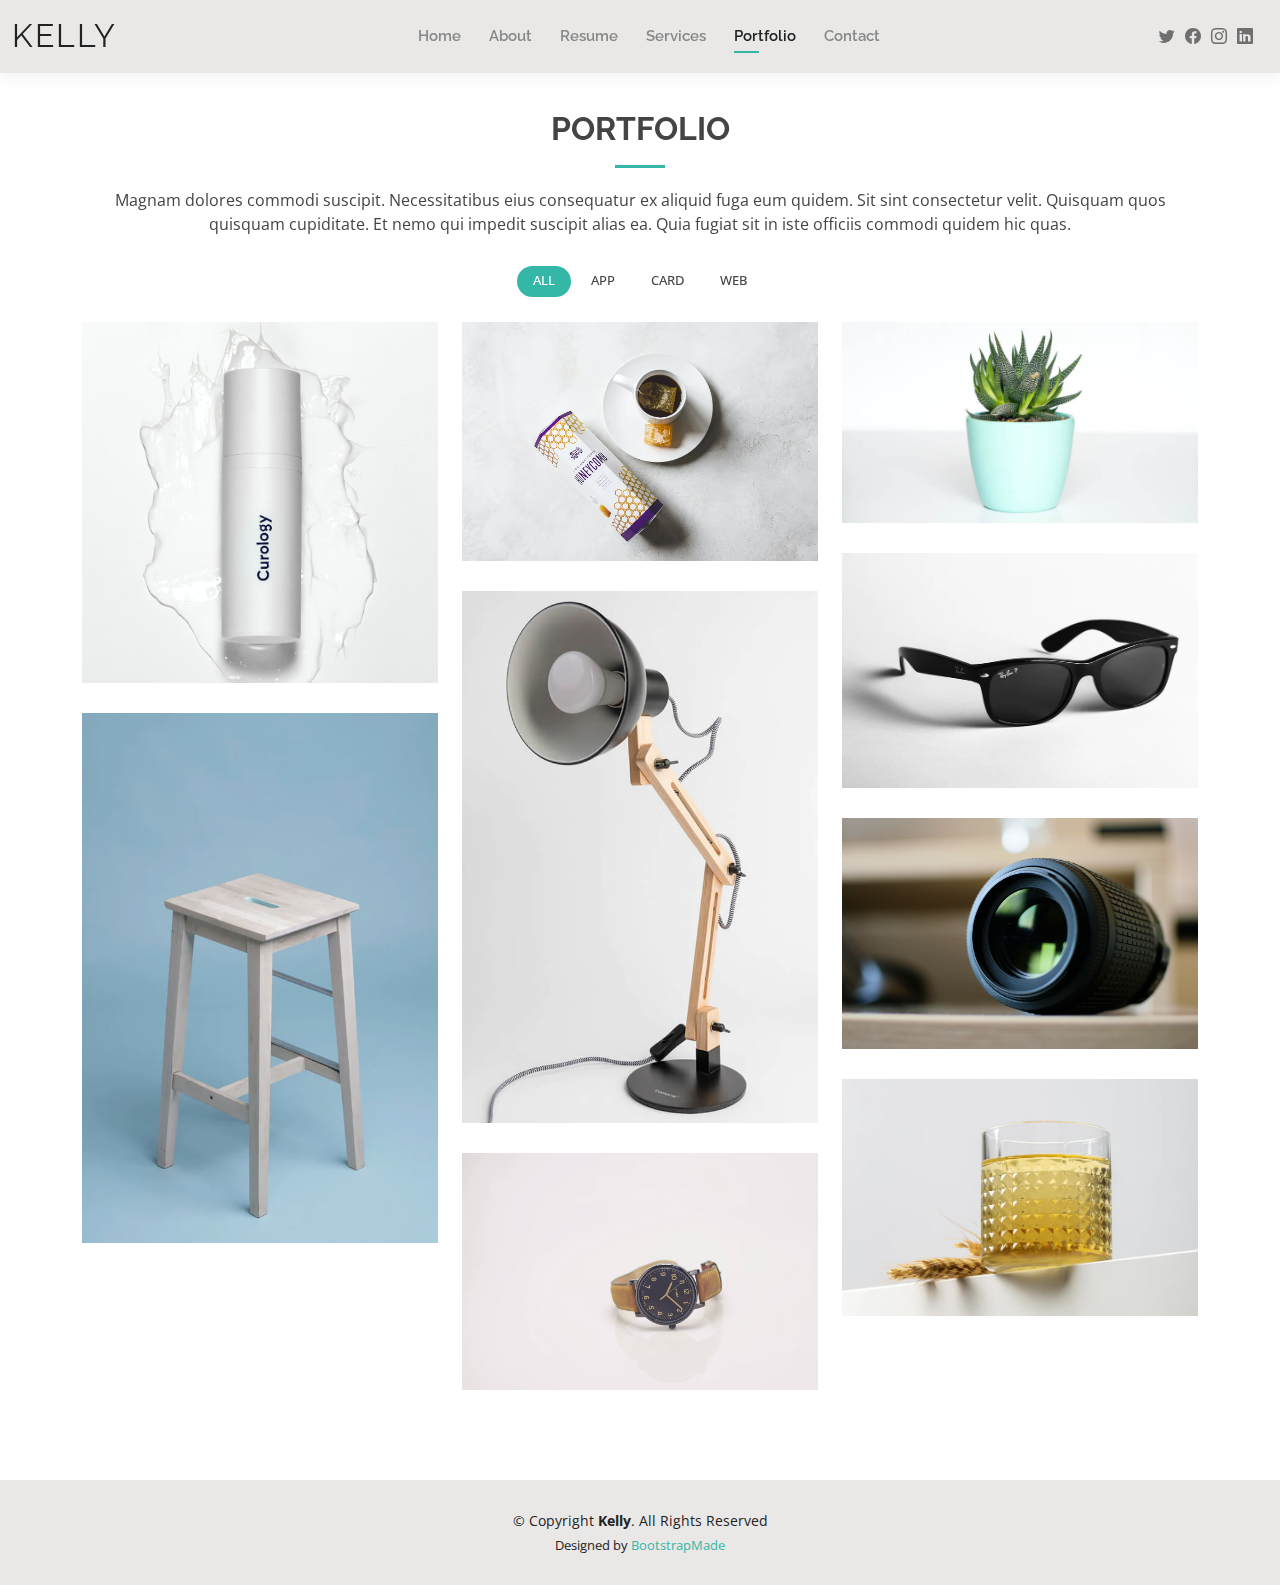
<file: portfolio.html>
<!DOCTYPE html>
<html lang="en">

<head>
  <meta charset="utf-8">
  <meta content="width=device-width, initial-scale=1.0" name="viewport">

  <title>Portfolio - Kelly Bootstrap Template</title>
  <meta content="" name="description">
  <meta content="" name="keywords">

  <!-- Favicons -->
  <link href="assets/img/favicon.png" rel="icon">
  <link href="assets/img/apple-touch-icon.png" rel="apple-touch-icon">

  <!-- Google Fonts -->
  <link href="https://fonts.googleapis.com/css?family=Open+Sans:300,300i,400,400i,600,600i,700,700i|Raleway:300,300i,400,400i,500,500i,600,600i,700,700i|Poppins:300,300i,400,400i,500,500i,600,600i,700,700i" rel="stylesheet">

  <!-- Vendor CSS Files -->
  <link href="assets/vendor/aos/aos.css" rel="stylesheet">
  <link href="assets/vendor/bootstrap/css/bootstrap.min.css" rel="stylesheet">
  <link href="assets/vendor/bootstrap-icons/bootstrap-icons.css" rel="stylesheet">
  <link href="assets/vendor/boxicons/css/boxicons.min.css" rel="stylesheet">
  <link href="assets/vendor/glightbox/css/glightbox.min.css" rel="stylesheet">
  <link href="assets/vendor/swiper/swiper-bundle.min.css" rel="stylesheet">

  <!-- Template Main CSS File -->
  <link href="assets/css/style.css" rel="stylesheet">

  <!-- =======================================================
  * Template Name: Kelly
  * Updated: Mar 10 2023 with Bootstrap v5.2.3
  * Template URL: https://bootstrapmade.com/kelly-free-bootstrap-cv-resume-html-template/
  * Author: BootstrapMade.com
  * License: https://bootstrapmade.com/license/
  ======================================================== -->
</head>

<body>

  <!-- ======= Header ======= -->
  <header id="header" class="fixed-top">
    <div class="container-fluid d-flex justify-content-between align-items-center">

      <h1 class="logo me-auto me-lg-0"><a href="index.html">Kelly</a></h1>
      <!-- Uncomment below if you prefer to use an image logo -->
      <!-- <a href="index.html" class="logo"><img src="assets/img/logo.png" alt="" class="img-fluid"></a>-->

      <nav id="navbar" class="navbar order-last order-lg-0">
        <ul>
          <li><a href="index.html">Home</a></li>
          <li><a href="about.html">About</a></li>
          <li><a href="resume.html">Resume</a></li>
          <li><a href="services.html">Services</a></li>
          <li><a class="active" href="portfolio.html">Portfolio</a></li>
          <li><a href="contact.html">Contact</a></li>
        </ul>
        <i class="bi bi-list mobile-nav-toggle"></i>
      </nav><!-- .navbar -->

      <div class="header-social-links">
        <a href="#" class="twitter"><i class="bi bi-twitter"></i></a>
        <a href="#" class="facebook"><i class="bi bi-facebook"></i></a>
        <a href="#" class="instagram"><i class="bi bi-instagram"></i></a>
        <a href="#" class="linkedin"><i class="bi bi-linkedin"></i></i></a>
      </div>

    </div>

  </header><!-- End Header -->

  <main id="main">

    <!-- ======= Portfolio Section ======= -->
    <section id="portfolio" class="portfolio">
      <div class="container" data-aos="fade-up">

        <div class="section-title">
          <h2>Portfolio</h2>
          <p>Magnam dolores commodi suscipit. Necessitatibus eius consequatur ex aliquid fuga eum quidem. Sit sint consectetur velit. Quisquam quos quisquam cupiditate. Et nemo qui impedit suscipit alias ea. Quia fugiat sit in iste officiis commodi quidem hic quas.</p>
        </div>

        <div class="row" data-aos="fade-up" data-aos-delay="100">
          <div class="col-lg-12 d-flex justify-content-center">
            <ul id="portfolio-flters">
              <li data-filter="*" class="filter-active">All</li>
              <li data-filter=".filter-app">App</li>
              <li data-filter=".filter-card">Card</li>
              <li data-filter=".filter-web">Web</li>
            </ul>
          </div>
        </div>

        <div class="row portfolio-container" data-aos="fade-up" data-aos-delay="200">

          <div class="col-lg-4 col-md-6 portfolio-item filter-app">
            <div class="portfolio-wrap">
              <img src="assets/img/portfolio/portfolio-1.jpg" class="img-fluid" alt="">
              <div class="portfolio-info">
                <h4>App 1</h4>
                <p>App</p>
                <div class="portfolio-links">
                  <a href="assets/img/portfolio/portfolio-1.jpg" data-gallery="portfolioGallery" class="portfolio-lightbox" title="App 1"><i class="bx bx-plus"></i></a>
                  <a href="portfolio-details.html" class="portfolio-details-lightbox" data-glightbox="type: external" title="Portfolio Details"><i class="bx bx-link"></i></a>
                </div>
              </div>
            </div>
          </div>

          <div class="col-lg-4 col-md-6 portfolio-item filter-web">
            <div class="portfolio-wrap">
              <img src="assets/img/portfolio/portfolio-2.jpg" class="img-fluid" alt="">
              <div class="portfolio-info">
                <h4>Web 3</h4>
                <p>Web</p>
                <div class="portfolio-links">
                  <a href="assets/img/portfolio/portfolio-2.jpg" data-gallery="portfolioGallery" class="portfolio-lightbox" title="Web 3"><i class="bx bx-plus"></i></a>
                  <a href="portfolio-details.html" class="portfolio-details-lightbox" data-glightbox="type: external" title="Portfolio Details"><i class="bx bx-link"></i></a>
                </div>
              </div>
            </div>
          </div>

          <div class="col-lg-4 col-md-6 portfolio-item filter-app">
            <div class="portfolio-wrap">
              <img src="assets/img/portfolio/portfolio-3.jpg" class="img-fluid" alt="">
              <div class="portfolio-info">
                <h4>App 2</h4>
                <p>App</p>
                <div class="portfolio-links">
                  <a href="assets/img/portfolio/portfolio-3.jpg" data-gallery="portfolioGallery" class="portfolio-lightbox" title="App 2"><i class="bx bx-plus"></i></a>
                  <a href="portfolio-details.html" class="portfolio-details-lightbox" data-glightbox="type: external" title="Portfolio Details"><i class="bx bx-link"></i></a>
                </div>
              </div>
            </div>
          </div>

          <div class="col-lg-4 col-md-6 portfolio-item filter-card">
            <div class="portfolio-wrap">
              <img src="assets/img/portfolio/portfolio-4.jpg" class="img-fluid" alt="">
              <div class="portfolio-info">
                <h4>Card 2</h4>
                <p>Card</p>
                <div class="portfolio-links">
                  <a href="assets/img/portfolio/portfolio-4.jpg" data-gallery="portfolioGallery" class="portfolio-lightbox" title="Card 2"><i class="bx bx-plus"></i></a>
                  <a href="portfolio-details.html" class="portfolio-details-lightbox" data-glightbox="type: external" title="Portfolio Details"><i class="bx bx-link"></i></a>
                </div>
              </div>
            </div>
          </div>

          <div class="col-lg-4 col-md-6 portfolio-item filter-web">
            <div class="portfolio-wrap">
              <img src="assets/img/portfolio/portfolio-5.jpg" class="img-fluid" alt="">
              <div class="portfolio-info">
                <h4>Web 2</h4>
                <p>Web</p>
                <div class="portfolio-links">
                  <a href="assets/img/portfolio/portfolio-5.jpg" data-gallery="portfolioGallery" class="portfolio-lightbox" title="Web 2"><i class="bx bx-plus"></i></a>
                  <a href="portfolio-details.html" class="portfolio-details-lightbox" data-glightbox="type: external" title="Portfolio Details"><i class="bx bx-link"></i></a>
                </div>
              </div>
            </div>
          </div>

          <div class="col-lg-4 col-md-6 portfolio-item filter-app">
            <div class="portfolio-wrap">
              <img src="assets/img/portfolio/portfolio-6.jpg" class="img-fluid" alt="">
              <div class="portfolio-info">
                <h4>App 3</h4>
                <p>App</p>
                <div class="portfolio-links">
                  <a href="assets/img/portfolio/portfolio-6.jpg" data-gallery="portfolioGallery" class="portfolio-lightbox" title="App 3"><i class="bx bx-plus"></i></a>
                  <a href="portfolio-details.html" class="portfolio-details-lightbox" data-glightbox="type: external" title="Portfolio Details"><i class="bx bx-link"></i></a>
                </div>
              </div>
            </div>
          </div>

          <div class="col-lg-4 col-md-6 portfolio-item filter-card">
            <div class="portfolio-wrap">
              <img src="assets/img/portfolio/portfolio-7.jpg" class="img-fluid" alt="">
              <div class="portfolio-info">
                <h4>Card 1</h4>
                <p>Card</p>
                <div class="portfolio-links">
                  <a href="assets/img/portfolio/portfolio-7.jpg" data-gallery="portfolioGallery" class="portfolio-lightbox" title="Card 1"><i class="bx bx-plus"></i></a>
                  <a href="portfolio-details.html" class="portfolio-details-lightbox" data-glightbox="type: external" title="Portfolio Details"><i class="bx bx-link"></i></a>
                </div>
              </div>
            </div>
          </div>

          <div class="col-lg-4 col-md-6 portfolio-item filter-card">
            <div class="portfolio-wrap">
              <img src="assets/img/portfolio/portfolio-8.jpg" class="img-fluid" alt="">
              <div class="portfolio-info">
                <h4>Card 3</h4>
                <p>Card</p>
                <div class="portfolio-links">
                  <a href="assets/img/portfolio/portfolio-8.jpg" data-gallery="portfolioGallery" class="portfolio-lightbox" title="Card 3"><i class="bx bx-plus"></i></a>
                  <a href="portfolio-details.html" class="portfolio-details-lightbox" data-glightbox="type: external" title="Portfolio Details"><i class="bx bx-link"></i></a>
                </div>
              </div>
            </div>
          </div>

          <div class="col-lg-4 col-md-6 portfolio-item filter-web">
            <div class="portfolio-wrap">
              <img src="assets/img/portfolio/portfolio-9.jpg" class="img-fluid" alt="">
              <div class="portfolio-info">
                <h4>Web 3</h4>
                <p>Web</p>
                <div class="portfolio-links">
                  <a href="assets/img/portfolio/portfolio-9.jpg" data-gallery="portfolioGallery" class="portfolio-lightbox" title="Web 3"><i class="bx bx-plus"></i></a>
                  <a href="portfolio-details.html" class="portfolio-details-lightbox" data-glightbox="type: external" title="Portfolio Details"><i class="bx bx-link"></i></a>
                </div>
              </div>
            </div>
          </div>

        </div>

      </div>
    </section><!-- End Portfolio Section -->

  </main><!-- End #main -->

  <!-- ======= Footer ======= -->
  <footer id="footer">
    <div class="container">
      <div class="copyright">
        &copy; Copyright <strong><span>Kelly</span></strong>. All Rights Reserved
      </div>
      <div class="credits">
        <!-- All the links in the footer should remain intact. -->
        <!-- You can delete the links only if you purchased the pro version. -->
        <!-- Licensing information: https://bootstrapmade.com/license/ -->
        <!-- Purchase the pro version with working PHP/AJAX contact form: https://bootstrapmade.com/kelly-free-bootstrap-cv-resume-html-template/ -->
        Designed by <a href="https://bootstrapmade.com/">BootstrapMade</a>
      </div>
    </div>
  </footer><!-- End  Footer -->

  <div id="preloader"></div>
  <a href="#" class="back-to-top d-flex align-items-center justify-content-center"><i class="bi bi-arrow-up-short"></i></a>

  <!-- Vendor JS Files -->
  <script src="assets/vendor/purecounter/purecounter_vanilla.js"></script>
  <script src="assets/vendor/aos/aos.js"></script>
  <script src="assets/vendor/bootstrap/js/bootstrap.bundle.min.js"></script>
  <script src="assets/vendor/glightbox/js/glightbox.min.js"></script>
  <script src="assets/vendor/isotope-layout/isotope.pkgd.min.js"></script>
  <script src="assets/vendor/swiper/swiper-bundle.min.js"></script>
  <script src="assets/vendor/waypoints/noframework.waypoints.js"></script>
  <script src="assets/vendor/php-email-form/validate.js"></script>

  <!-- Template Main JS File -->
  <script src="assets/js/main.js"></script>

</body>

</html>
</file>
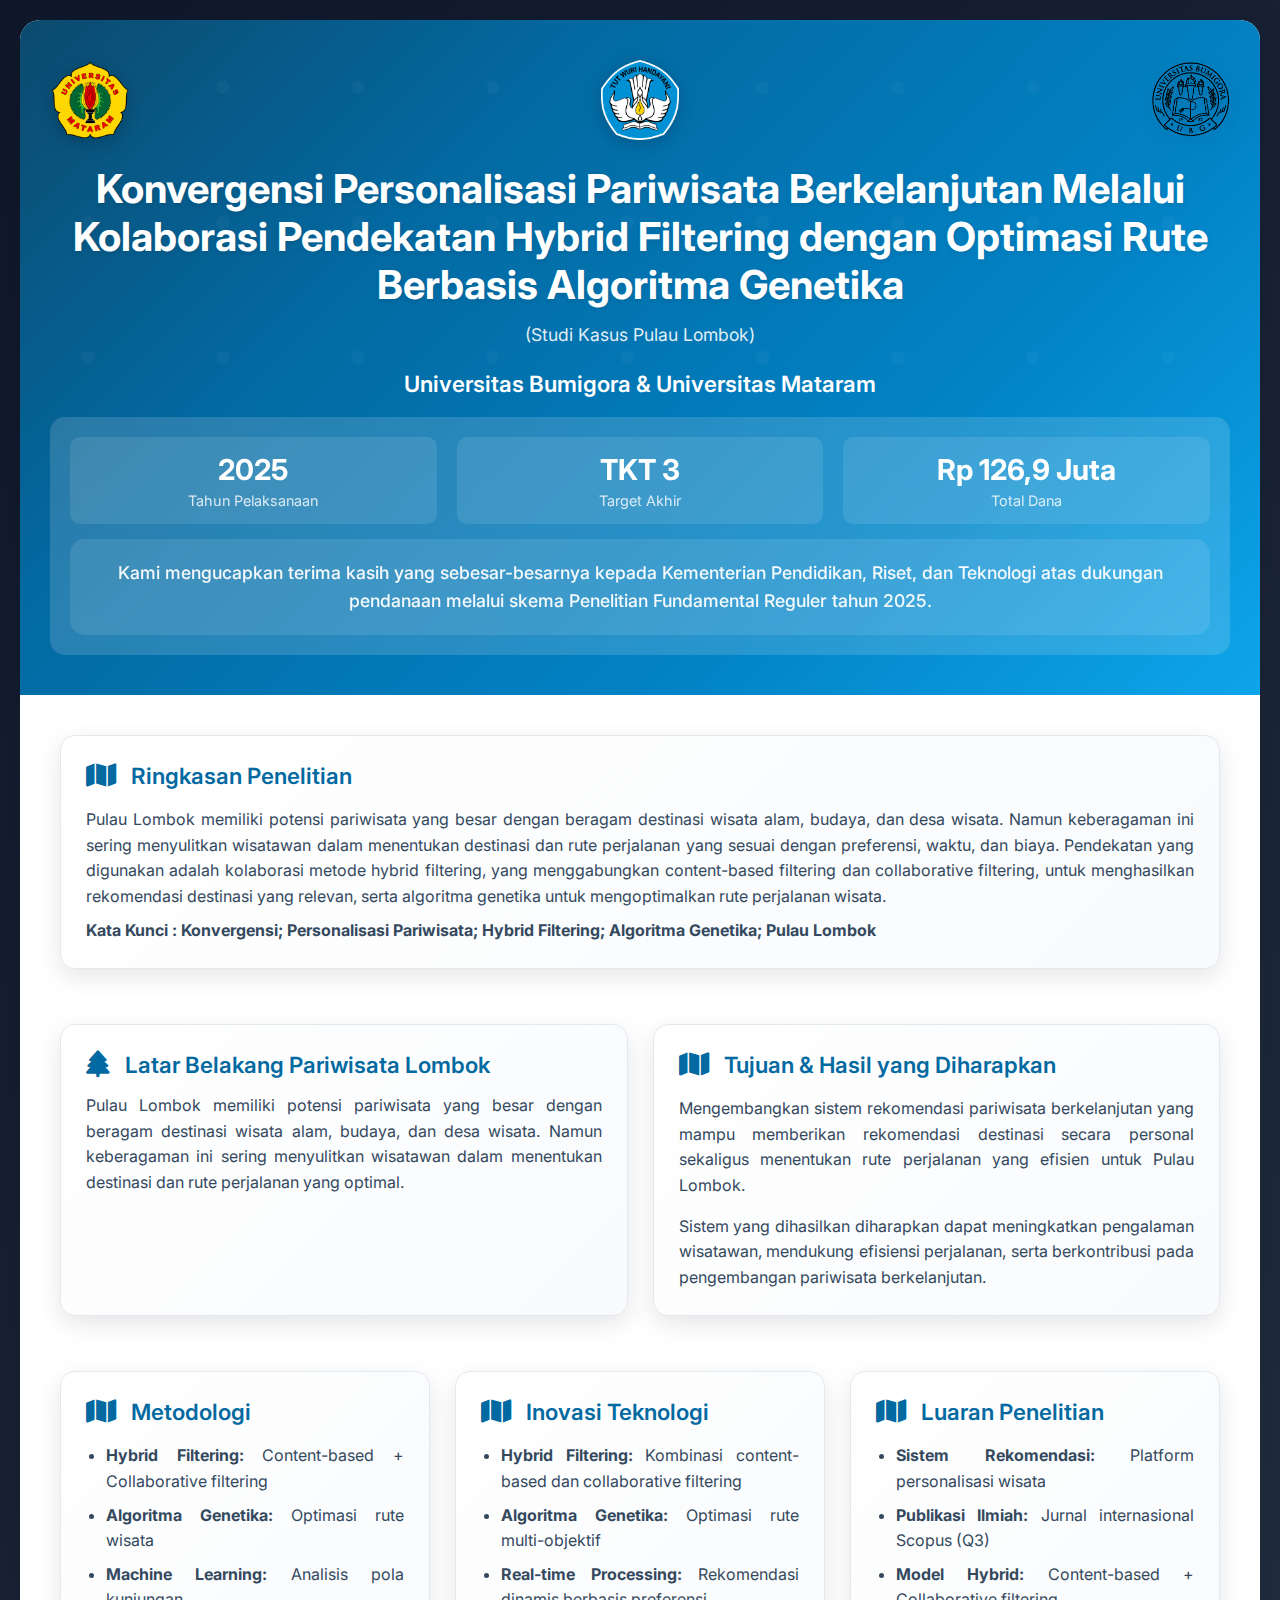
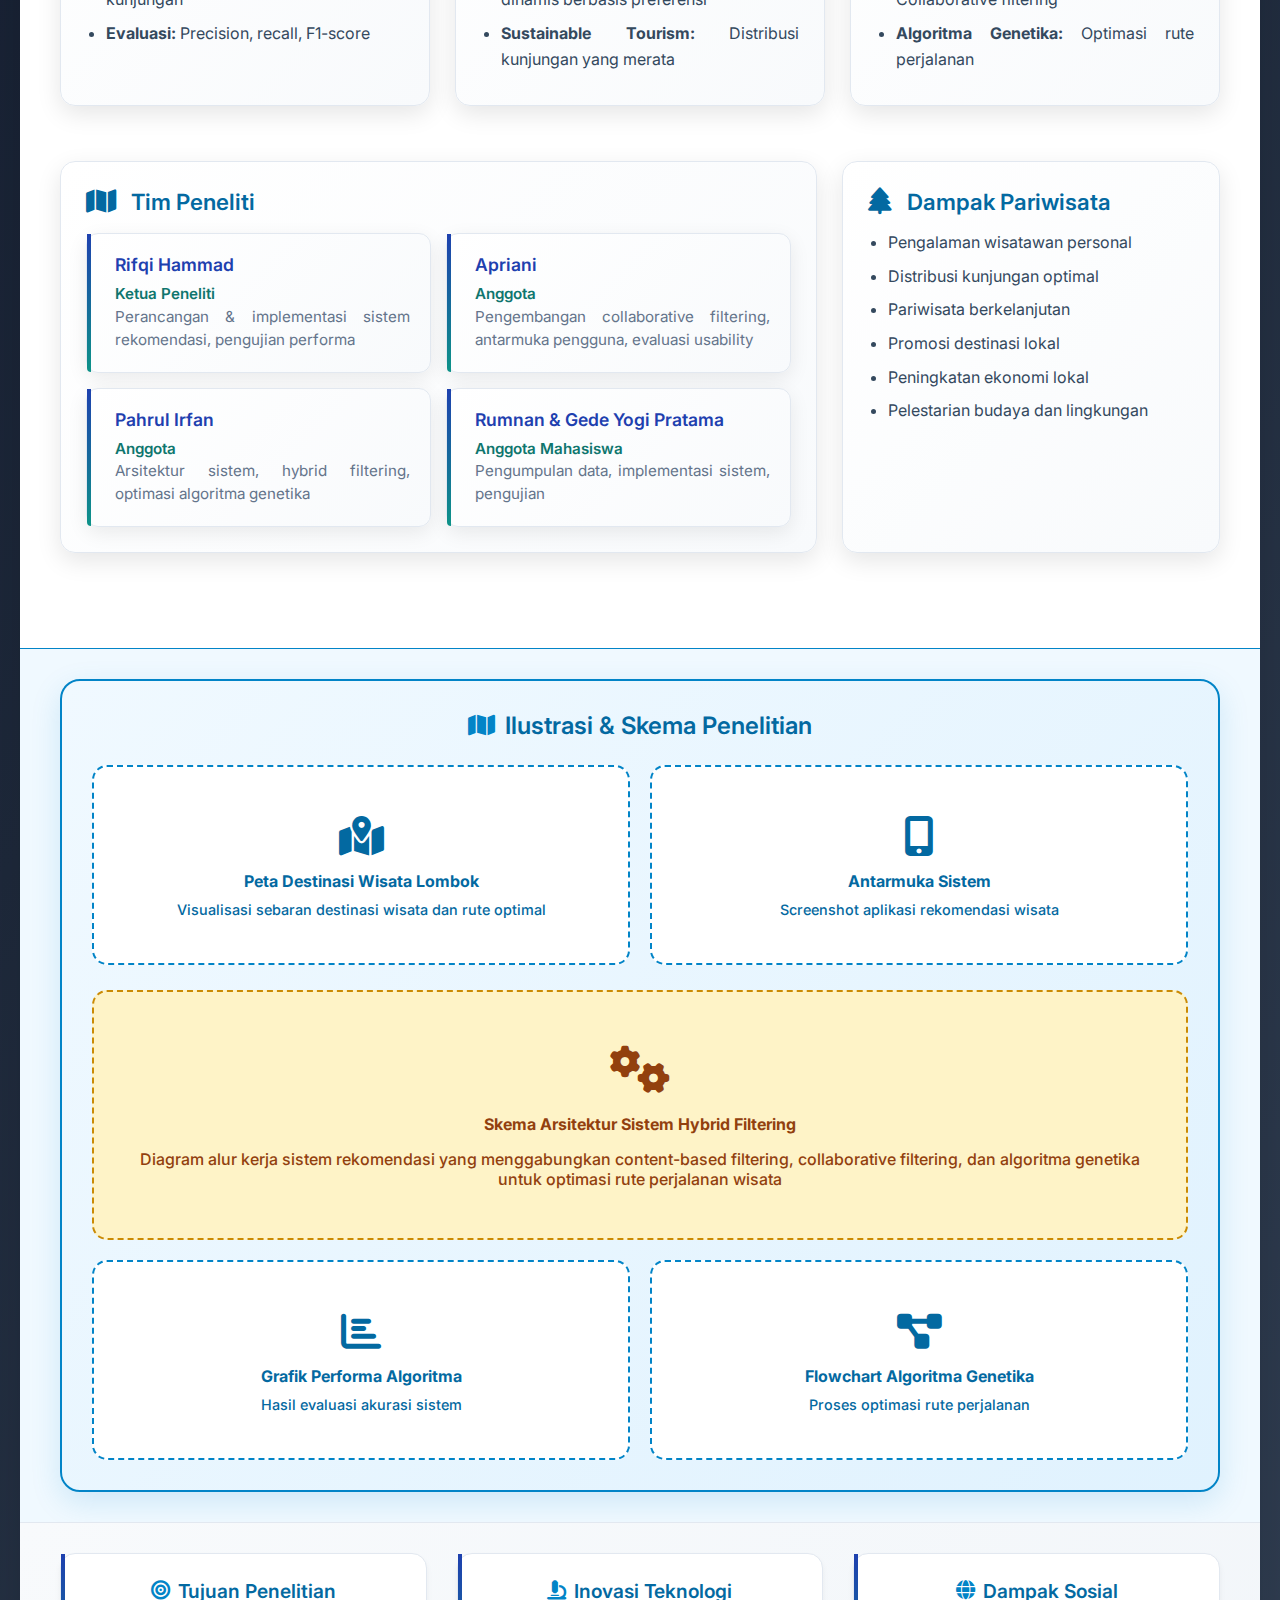
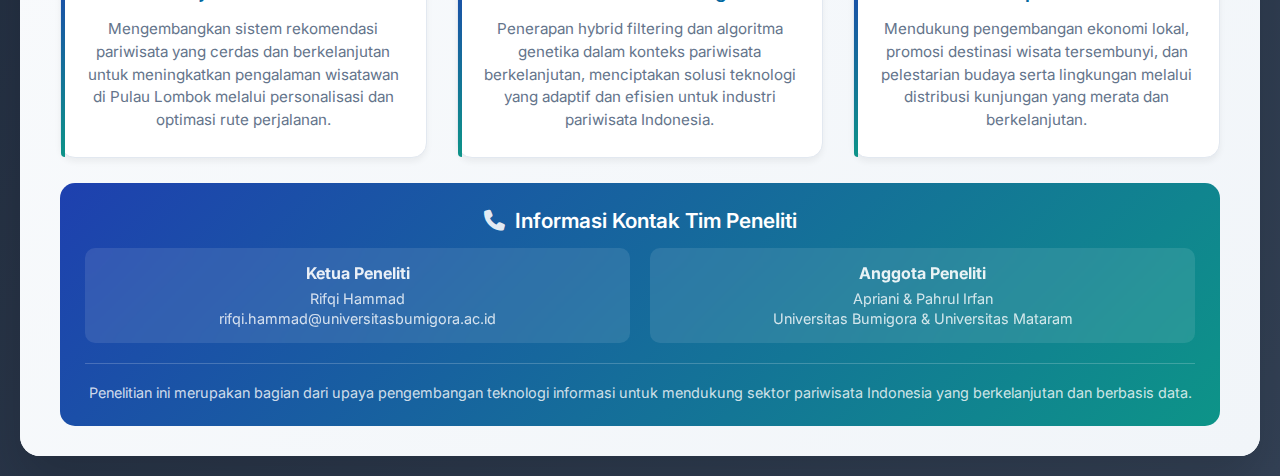
<file: poster-rifqi.html>
<!DOCTYPE html>
<html lang="id">
<head>
    <meta charset="UTF-8">
    <meta name="viewport" content="width=device-width, initial-scale=1.0">
    <title>Poster Penelitian - Konvergensi Personalisasi Pariwisata Berkelanjutan</title>
    <link href="https://fonts.googleapis.com/css2?family=Inter:wght@300;400;500;600;700&display=swap" rel="stylesheet">
    <link rel="stylesheet" href="https://cdnjs.cloudflare.com/ajax/libs/font-awesome/6.4.0/css/all.min.css">
    <style>
        * {
            margin: 0;
            padding: 0;
            box-sizing: border-box;
        }

        body {
            font-family: 'Inter', sans-serif;
            background: linear-gradient(135deg, #0f172a 0%, #1e293b 50%, #334155 100%);
            padding: 20px;
            min-height: 100vh;
        }

        .poster {
            max-width: 1400px;
            margin: 0 auto;
            background: white;
            border-radius: 20px;
            box-shadow: 0 25px 50px rgba(0,0,0,0.15);
            overflow: hidden;
        }

        .header {
            background: linear-gradient(135deg, #0c4a6e 0%, #0369a1 30%, #0284c7 70%, #0ea5e9 100%);
            color: white;
            padding: 40px 30px;
            position: relative;
            overflow: hidden;
        }

        .header::before {
            content: '';
            position: absolute;
            top: 0;
            left: 0;
            right: 0;
            bottom: 0;
            background: url('data:image/svg+xml,<svg xmlns="http://www.w3.org/2000/svg" viewBox="0 0 100 100"><defs><pattern id="tourism" patternUnits="userSpaceOnUse" width="20" height="20"><circle cx="10" cy="10" r="1" fill="rgba(255,255,255,0.1)"/></pattern></defs><rect width="100" height="100" fill="url(%23tourism)"/></svg>');
            opacity: 0.3;
        }

        .header-content {
            position: relative;
            z-index: 2;
        }

        .logo-section {
            display: flex;
            justify-content: space-between;
            align-items: center;
            margin-bottom: 25px;
        }

        .logo-container {
            display: flex;
            align-items: center;
            justify-content: center;
        }

        .logo-container img {
            width: 80px;
            height: 80px;
            object-fit: contain;
            filter: drop-shadow(0 4px 8px rgba(0,0,0,0.2));
        }

        .title {
            font-size: 2.5em;
            font-weight: 700;
            margin-bottom: 15px;
            line-height: 1.2;
            text-shadow: 0 2px 4px rgba(0,0,0,0.1);
        }

        .subtitle {
            font-size: 1.1em;
            color: rgba(255,255,255,0.9);
            margin-bottom: 25px;
            font-weight: 400;
        }

        .universities {
            font-size: 1.4em;
            margin-bottom: 20px;
            color: #ffffff;
            font-weight: 600;
        }

        .funding-info {
            background: rgba(255,255,255,0.15);
            padding: 20px;
            border-radius: 15px;
            backdrop-filter: blur(10px);
            margin-top: 20px;
        }

        .funding-grid {
            display: grid;
            grid-template-columns: repeat(3, 1fr);
            gap: 20px;
            text-align: center;
        }

        .funding-item {
            background: rgba(255,255,255,0.1);
            padding: 15px;
            border-radius: 10px;
        }

        .funding-number {
            font-size: 1.8em;
            font-weight: 700;
            color: #ffffff;
            display: block;
        }

        .funding-label {
            font-size: 0.9em;
            color: rgba(255,255,255,0.8);
            margin-top: 5px;
        }

        .acknowledgment {
            background: rgba(255,255,255,0.1);
            padding: 20px;
            border-radius: 15px;
            margin-top: 15px;
            font-size: 1.1em;
            color: rgba(255,255,255,0.95);
            text-align: center;
            line-height: 1.6;
            font-weight: 500;
        }



        .content {
            padding: 40px;
        }

        .content-row {
            display: grid;
            gap: 25px;
            margin-bottom: 30px;
        }

        .row-1-col {
            grid-template-columns: 1fr;
        }

        .row-2-col {
            grid-template-columns: 1fr 1fr;
        }

        .row-3-col {
            grid-template-columns: 1fr 1fr 1fr;
        }

        .row-2-col-uneven {
            grid-template-columns: 2fr 1fr;
        }

        .section {
            background: linear-gradient(135deg, #ffffff 0%, #f8fafc 100%);
            padding: 25px;
            border-radius: 15px;
            border: 1px solid #e2e8f0;
            margin-bottom: 25px;
            box-shadow: 0 8px 25px rgba(0,0,0,0.1);
        }

        .section h3 {
            color: #0369a1;
            font-size: 1.4em;
            font-weight: 600;
            margin-bottom: 18px;
            display: flex;
            align-items: center;
            gap: 10px;
        }

        .section h3::before {
            content: '\f279';
            font-family: 'Font Awesome 6 Free';
            font-weight: 900;
            font-size: 1.2em;
            margin-right: 5px;
        }

        .tourism-icon {
            width: 24px;
            height: 24px;
            background: linear-gradient(135deg, #1e40af 0%, #0d9488 100%);
            border-radius: 50%;
            display: inline-flex;
            align-items: center;
            justify-content: center;
            color: white;
            font-size: 0.8em;
        }

        .section p, .section ul {
            line-height: 1.6;
            color: #34495e;
            text-align: justify;
        }

        .section ul {
            padding-left: 20px;
        }

        .section li {
            margin-bottom: 8px;
        }

        .team-grid {
            display: grid;
            grid-template-columns: 1fr;
            gap: 18px;
            margin-top: 15px;
        }

        .team-member {
            background: linear-gradient(135deg, #ffffff 0%, #f8fafc 100%);
            padding: 20px;
            border-radius: 12px;
            border: 1px solid #e2e8f0;
            box-shadow: 0 6px 20px rgba(0,0,0,0.08);
            position: relative;
        }

        .team-member::before {
            content: '';
            position: absolute;
            top: 0;
            left: 0;
            bottom: 0;
            width: 4px;
            background: linear-gradient(135deg, #1e40af 0%, #0d9488 100%);
            border-radius: 0 0 0 12px;
        }



        .team-member h4 {
            color: #1e40af;
            margin-bottom: 8px;
            font-size: 1.1em;
            font-weight: 600;
            margin-left: 8px;
        }

        .team-member p {
            font-size: 0.95em;
            color: #64748b;
            line-height: 1.5;
            margin-left: 8px;
        }

        .team-member strong {
            color: #0f766e;
            font-weight: 600;
        }

        .keywords {
            background: linear-gradient(135deg, #f0f9ff 0%, #e0f2fe 100%);
            padding: 15px;
            border-radius: 8px;
            margin-top: 15px;
            border: 1px solid #0284c7;
            box-shadow: 0 4px 15px rgba(2, 132, 199, 0.1);
        }

        .keywords strong {
            background: linear-gradient(135deg, #0369a1 0%, #0284c7 50%, #0ea5e9 100%);
            -webkit-background-clip: text;
            -webkit-text-fill-color: transparent;
            background-clip: text;
        }

        .full-width {
            grid-column: 1 / -1;
        }

        .abstract {
            background: linear-gradient(135deg, #ffffff 0%, #f8fafc 100%);
            border: 1px solid #e2e8f0;
        }

        .illustration-section {
            background: linear-gradient(135deg, #f0f9ff 0%, #e0f2fe 100%);
            border-radius: 20px;
            padding: 30px;
            text-align: center;
            border: 2px solid #0284c7;
            box-shadow: 0 10px 30px rgba(2, 132, 199, 0.15);
        }

        .illustration-title {
            color: #0369a1;
            font-size: 1.5em;
            font-weight: 600;
            margin-bottom: 25px;
            display: flex;
            align-items: center;
            justify-content: center;
            gap: 10px;
        }

        .illustration-title i {
            color: #0284c7;
        }

        .image-grid {
            display: grid;
            grid-template-columns: 1fr 1fr;
            gap: 20px;
            margin-bottom: 25px;
        }

        .image-placeholder {
            background: white;
            border: 2px dashed #0284c7;
            border-radius: 15px;
            padding: 40px 20px;
            text-align: center;
            color: #0369a1;
            font-weight: 500;
            min-height: 200px;
            display: flex;
            flex-direction: column;
            align-items: center;
            justify-content: center;
        }



        .image-placeholder .icon {
            font-size: 2.5em;
            margin-bottom: 10px;
        }

        .image-placeholder .icon i {
            color: #0369a1;
        }

        .schema-placeholder {
            background: #fef3c7;
            border: 2px dashed #ca8a04;
            border-radius: 15px;
            padding: 30px;
            text-align: center;
            color: #92400e;
            font-weight: 500;
            min-height: 250px;
            display: flex;
            flex-direction: column;
            align-items: center;
            justify-content: center;
            grid-column: 1 / -1;
        }

        .schema-placeholder .icon {
            font-size: 3em;
            margin-bottom: 15px;
        }

        .schema-placeholder .icon i {
            color: #92400e;
        }

        .tourism-theme {
            background: linear-gradient(135deg, #ffffff 0%, #f8fafc 100%);
            color: #34495e;
            padding: 25px;
            border-radius: 15px;
            margin-bottom: 25px;
            border: 1px solid #e2e8f0;
            box-shadow: 0 8px 25px rgba(0,0,0,0.1);
        }

        .tourism-theme h3 {
            color: #0369a1 !important;
            margin-bottom: 15px;
        }

        .tourism-theme h3::before {
            content: '\f1bb';
            font-family: 'Font Awesome 6 Free';
            font-weight: 900;
        }

        .tourism-theme p,
        .tourism-theme ul,
        .tourism-theme li {
            color: #34495e !important;
        }

        .stats-grid {
            display: grid;
            grid-template-columns: repeat(3, 1fr);
            gap: 15px;
            margin-top: 15px;
        }

        .stat-box {
            background: white;
            padding: 15px;
            border-radius: 8px;
            text-align: center;
            border: 1px solid #e0e0e0;
        }

        .stat-number {
            font-size: 1.5em;
            font-weight: bold;
            background: linear-gradient(135deg, #1e40af 0%, #0d9488 100%);
            -webkit-background-clip: text;
            -webkit-text-fill-color: transparent;
            background-clip: text;
        }

        .stat-label {
            font-size: 0.9em;
            color: #7f8c8d;
            margin-top: 5px;
        }

        .footer-section {
            background: linear-gradient(135deg, #f8fafc 0%, #f1f5f9 100%);
            padding: 30px 40px;
            border-top: 1px solid #e2e8f0;
        }

        .footer-grid {
            display: grid;
            grid-template-columns: 1fr 1fr 1fr;
            gap: 30px;
            margin-bottom: 25px;
        }

        .footer-card {
            background: white;
            padding: 25px;
            border-radius: 15px;
            border: 1px solid #e2e8f0;
            box-shadow: 0 4px 6px rgba(0,0,0,0.05);
            position: relative;
            text-align: center;
        }

        .footer-card::before {
            content: '';
            position: absolute;
            top: 0;
            left: 0;
            bottom: 0;
            width: 4px;
            background: linear-gradient(135deg, #1e40af 0%, #0d9488 100%);
            border-radius: 0 0 0 15px;
        }

        .footer-card h4 {
            color: #0369a1;
            font-size: 1.2em;
            font-weight: 600;
            margin-bottom: 15px;
            display: flex;
            align-items: center;
            justify-content: center;
            gap: 8px;
        }

        .footer-card h4 i {
            color: #0284c7;
        }

        .footer-card p {
            color: #64748b;
            line-height: 1.5;
            font-size: 0.95em;
        }

        .contact-info {
            background: linear-gradient(135deg, #1e40af 0%, #0d9488 100%);
            color: white;
            padding: 25px;
            border-radius: 15px;
            text-align: center;
            margin-top: 20px;
        }

        .contact-info h4 {
            font-size: 1.3em;
            margin-bottom: 15px;
            font-weight: 600;
            display: flex;
            align-items: center;
            justify-content: center;
            gap: 10px;
        }

        .contact-info h4 i {
            color: rgba(255,255,255,0.9);
        }

        .contact-grid {
            display: grid;
            grid-template-columns: 1fr 1fr;
            gap: 20px;
            margin-top: 15px;
        }

        .contact-item {
            background: rgba(255,255,255,0.1);
            padding: 15px;
            border-radius: 10px;
            backdrop-filter: blur(10px);
        }

        .contact-item strong {
            display: block;
            margin-bottom: 5px;
            color: rgba(255,255,255,0.9);
        }

        .contact-item span {
            font-size: 0.9em;
            color: rgba(255,255,255,0.8);
        }

        @media print {
            body {
                background: white;
                padding: 0;
            }
            .poster {
                box-shadow: none;
                border-radius: 0;
            }
        }
    </style>
</head>
<body>
    <div class="poster">
        <!-- Header -->
        <div class="header">
            <div class="header-content">
                <!-- Logo Section -->
                <div class="logo-section">
                    <div class="logo-container">
                        <img src="assets/img/logo/unram.png" alt="Logo Universitas Mataram">
                    </div>
                    
                    <div class="logo-container">
                        <img src="assets/img/logo/kemdikbud.png" alt="Logo Kemdikbud Ristek">
                    </div>
                    <div class="logo-container">
                        <img src="assets/img/logo/ubg.png" alt="Logo Universitas Bumigora">
                    </div>
                </div>

                <h1 class="title" align="center">
                    Konvergensi Personalisasi Pariwisata Berkelanjutan Melalui Kolaborasi Pendekatan Hybrid Filtering dengan Optimasi Rute Berbasis Algoritma Genetika
                </h1>
                <div class="subtitle" align="center">(Studi Kasus Pulau Lombok)</div>
                
                <div class="universities" align="center">
                    Universitas Bumigora & Universitas Mataram
                </div>

                <!-- Funding Information -->
                <div class="funding-info">
                    <div class="funding-grid">
                        <div class="funding-item">
                            <span class="funding-number">2025</span>
                            <div class="funding-label">Tahun Pelaksanaan</div>
                        </div>
                        <div class="funding-item">
                            <span class="funding-number">TKT 3</span>
                            <div class="funding-label">Target Akhir</div>
                        </div>
                        <div class="funding-item">
                            <span class="funding-number">Rp 126,9 Juta</span>
                            <div class="funding-label">Total Dana</div>
                        </div>
                    </div>
                    
                    <div class="acknowledgment">
                        Kami mengucapkan terima kasih yang sebesar-besarnya kepada Kementerian Pendidikan, Riset, dan Teknologi atas dukungan pendanaan melalui skema Penelitian Fundamental Reguler tahun 2025.
                    </div>

                </div>
            </div>
        </div>

        <!-- Content -->
        <div class="content">
            <!-- Row 1: Full Width - Ringkasan Penelitian -->
            <div class="content-row row-1-col">
                <div class="section abstract">
                    <h3>Ringkasan Penelitian</h3>
                    <p>
                        Pulau Lombok memiliki potensi pariwisata yang besar dengan beragam destinasi wisata alam, budaya, dan desa wisata. Namun keberagaman ini sering menyulitkan wisatawan dalam menentukan destinasi dan rute perjalanan yang sesuai dengan preferensi, waktu, dan biaya. Pendekatan yang digunakan adalah kolaborasi metode hybrid filtering, yang menggabungkan content-based filtering dan collaborative filtering, untuk menghasilkan rekomendasi destinasi yang relevan, serta algoritma genetika untuk mengoptimalkan rute perjalanan wisata.
                    </p>
                    <p style="line-height: 1.6; margin-top: 8px;">
                        <strong>Kata Kunci : Konvergensi; Personalisasi Pariwisata; Hybrid Filtering; Algoritma Genetika; Pulau Lombok</strong>
                    </p>
                </div>
            </div>

            <!-- Row 2: Two Columns - Latar Belakang & Tujuan -->
            <div class="content-row row-2-col">
                <div class="section tourism-theme">
                    <h3>Latar Belakang Pariwisata Lombok</h3>
                    <p style="line-height: 1.6;">
                        Pulau Lombok memiliki potensi pariwisata yang besar dengan beragam destinasi wisata alam, budaya, dan desa wisata. Namun keberagaman ini sering menyulitkan wisatawan dalam menentukan destinasi dan rute perjalanan yang optimal.
                    </p>
                </div>

                <div class="section">
                    <h3>Tujuan & Hasil yang Diharapkan</h3>
                    <p>
                        Mengembangkan sistem rekomendasi pariwisata berkelanjutan yang mampu memberikan rekomendasi destinasi secara personal sekaligus menentukan rute perjalanan yang efisien untuk Pulau Lombok.
                    </p>
                    <p style="margin-top: 15px;">
                        Sistem yang dihasilkan diharapkan dapat meningkatkan pengalaman wisatawan, mendukung efisiensi perjalanan, serta berkontribusi pada pengembangan pariwisata berkelanjutan.
                    </p>
                </div>
            </div>

            <!-- Row 3: Three Columns - Metodologi, Inovasi, Luaran -->
            <div class="content-row row-3-col">
                <div class="section">
                    <h3>Metodologi</h3>
                    <ul>
                        <li><strong>Hybrid Filtering:</strong> Content-based + Collaborative filtering</li>
                        <li><strong>Algoritma Genetika:</strong> Optimasi rute wisata</li>
                        <li><strong>Machine Learning:</strong> Analisis pola kunjungan</li>
                        <li><strong>Evaluasi:</strong> Precision, recall, F1-score</li>
                    </ul>
                </div>

                <div class="section">
                    <h3>Inovasi Teknologi</h3>
                    <ul>
                        <li><strong>Hybrid Filtering:</strong> Kombinasi content-based dan collaborative filtering</li>
                        <li><strong>Algoritma Genetika:</strong> Optimasi rute multi-objektif</li>
                        <li><strong>Real-time Processing:</strong> Rekomendasi dinamis berbasis preferensi</li>
                        <li><strong>Sustainable Tourism:</strong> Distribusi kunjungan yang merata</li>
                    </ul>
                </div>

                <div class="section">
                    <h3>Luaran Penelitian</h3>
                    <ul>
                        <li><strong>Sistem Rekomendasi:</strong> Platform personalisasi wisata</li>
                        <li><strong>Publikasi Ilmiah:</strong> Jurnal internasional Scopus (Q3)</li>
                        <li><strong>Model Hybrid:</strong> Content-based + Collaborative filtering</li>
                        <li><strong>Algoritma Genetika:</strong> Optimasi rute perjalanan</li>
                    </ul>
                </div>
            </div>

            <!-- Row 4: Two Columns Uneven - Tim Peneliti (Larger) & Dampak -->
            <div class="content-row row-2-col-uneven">
                <div class="section">
                    <h3>Tim Peneliti</h3>
                    <div class="team-grid" style="grid-template-columns: 1fr 1fr; gap: 15px;">
                        <div class="team-member">
                            <h4>Rifqi Hammad</h4>
                            <p><strong>Ketua Peneliti</strong><br>Perancangan & implementasi sistem rekomendasi, pengujian performa</p>
                        </div>
                        <div class="team-member">
                            <h4>Apriani</h4>
                            <p><strong>Anggota</strong><br>Pengembangan collaborative filtering, antarmuka pengguna, evaluasi usability</p>
                        </div>
                        <div class="team-member">
                            <h4>Pahrul Irfan</h4>
                            <p><strong>Anggota</strong><br>Arsitektur sistem, hybrid filtering, optimasi algoritma genetika</p>
                        </div>
                        <div class="team-member">
                            <h4>Rumnan & Gede Yogi Pratama</h4>
                            <p><strong>Anggota Mahasiswa</strong><br>Pengumpulan data, implementasi sistem, pengujian</p>
                        </div>
                    </div>
                </div>

                <div class="section tourism-theme">
                    <h3>Dampak Pariwisata</h3>
                    <ul>
                        <li>Pengalaman wisatawan personal</li>
                        <li>Distribusi kunjungan optimal</li>
                        <li>Pariwisata berkelanjutan</li>
                        <li>Promosi destinasi lokal</li>
                        <li>Peningkatan ekonomi lokal</li>
                        <li>Pelestarian budaya dan lingkungan</li>
                    </ul>
                </div>
            </div>
        </div>

        <!-- Illustrations Section -->
        <div style="padding: 30px 40px; background: #f0f9ff; border-top: 1px solid #0284c7;">
            <div class="illustration-section" style="margin: 0;">
                <div class="illustration-title">
                    <i class="fas fa-map"></i> Ilustrasi & Skema Penelitian
                </div>
                
                <div class="image-grid">
                    <div class="image-placeholder">
                        <div class="icon"><i class="fas fa-map-marked-alt"></i></div>
                        <strong>Peta Destinasi Wisata Lombok</strong>
                        <p style="margin-top: 10px; font-size: 0.9em;">Visualisasi sebaran destinasi wisata dan rute optimal</p>
                    </div>
                    
                    <div class="image-placeholder">
                        <div class="icon"><i class="fas fa-mobile-alt"></i></div>
                        <strong>Antarmuka Sistem</strong>
                        <p style="margin-top: 10px; font-size: 0.9em;">Screenshot aplikasi rekomendasi wisata</p>
                    </div>
                </div>

                <div class="schema-placeholder">
                    <div class="icon"><i class="fas fa-cogs"></i></div>
                    <strong>Skema Arsitektur Sistem Hybrid Filtering</strong>
                    <p style="margin-top: 15px; font-size: 1em;">
                        Diagram alur kerja sistem rekomendasi yang menggabungkan content-based filtering, 
                        collaborative filtering, dan algoritma genetika untuk optimasi rute perjalanan wisata
                    </p>
                </div>

                <div class="image-grid" style="margin-top: 20px; margin-bottom: 0;">
                    <div class="image-placeholder">
                        <div class="icon"><i class="fas fa-chart-bar"></i></div>
                        <strong>Grafik Performa Algoritma</strong>
                        <p style="margin-top: 10px; font-size: 0.9em;">Hasil evaluasi akurasi sistem</p>
                    </div>
                    
                    <div class="image-placeholder">
                        <div class="icon"><i class="fas fa-project-diagram"></i></div>
                        <strong>Flowchart Algoritma Genetika</strong>
                        <p style="margin-top: 10px; font-size: 0.9em;">Proses optimasi rute perjalanan</p>
                    </div>
                </div>
            </div>
        </div>

        <!-- Footer Section -->
        <div class="footer-section">
            <div class="footer-grid">
                <div class="footer-card">
                    <h4><i class="fas fa-bullseye"></i> Tujuan Penelitian</h4>
                    <p>Mengembangkan sistem rekomendasi pariwisata yang cerdas dan berkelanjutan untuk meningkatkan pengalaman wisatawan di Pulau Lombok melalui personalisasi dan optimasi rute perjalanan.</p>
                </div>
                
                <div class="footer-card">
                    <h4><i class="fas fa-microscope"></i> Inovasi Teknologi</h4>
                    <p>Penerapan hybrid filtering dan algoritma genetika dalam konteks pariwisata berkelanjutan, menciptakan solusi teknologi yang adaptif dan efisien untuk industri pariwisata Indonesia.</p>
                </div>
                
                <div class="footer-card">
                    <h4><i class="fas fa-globe"></i> Dampak Sosial</h4>
                    <p>Mendukung pengembangan ekonomi lokal, promosi destinasi wisata tersembunyi, dan pelestarian budaya serta lingkungan melalui distribusi kunjungan yang merata dan berkelanjutan.</p>
                </div>
            </div>

            <div class="contact-info">
                <h4><i class="fas fa-phone"></i> Informasi Kontak Tim Peneliti</h4>
                <div class="contact-grid">
                    <div class="contact-item">
                        <strong>Ketua Peneliti</strong>
                        <span>Rifqi Hammad<br>rifqi.hammad@universitasbumigora.ac.id</span>
                    </div>
                    <div class="contact-item">
                        <strong>Anggota Peneliti</strong>
                        <span>Apriani & Pahrul Irfan<br>Universitas Bumigora & Universitas Mataram</span>
                    </div>
                </div>
                
                <div style="margin-top: 20px; padding-top: 20px; border-top: 1px solid rgba(255,255,255,0.2); font-size: 0.9em; color: rgba(255,255,255,0.8);">
                    <p>Penelitian ini merupakan bagian dari upaya pengembangan teknologi informasi untuk mendukung sektor pariwisata Indonesia yang berkelanjutan dan berbasis data.</p>
                </div>
            </div>
        </div>
    </div>
</body>
</html>
</file>
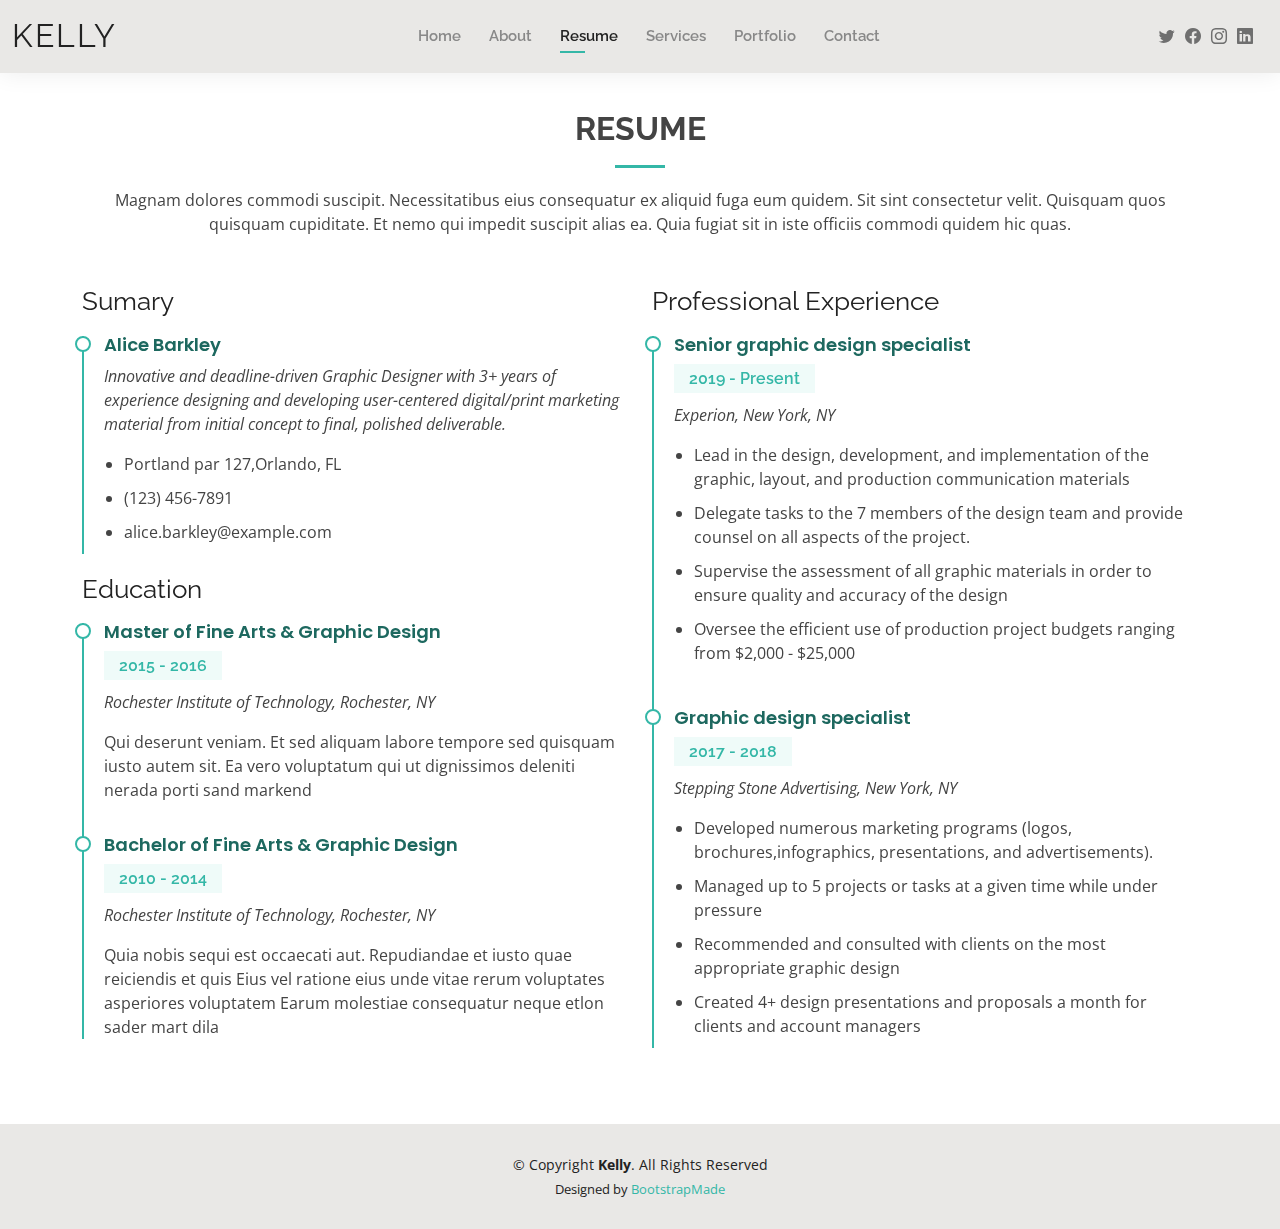
<file: resume.html>
<!DOCTYPE html>
<html lang="en">

<head>
  <meta charset="utf-8">
  <meta content="width=device-width, initial-scale=1.0" name="viewport">

  <title>Resume - Kelly Bootstrap Template</title>
  <meta content="" name="description">
  <meta content="" name="keywords">

  <!-- Favicons -->
  <link href="assets/img/favicon.png" rel="icon">
  <link href="assets/img/apple-touch-icon.png" rel="apple-touch-icon">

  <!-- Google Fonts -->
  <link href="https://fonts.googleapis.com/css?family=Open+Sans:300,300i,400,400i,600,600i,700,700i|Raleway:300,300i,400,400i,500,500i,600,600i,700,700i|Poppins:300,300i,400,400i,500,500i,600,600i,700,700i" rel="stylesheet">

  <!-- Vendor CSS Files -->
  <link href="assets/vendor/aos/aos.css" rel="stylesheet">
  <link href="assets/vendor/bootstrap/css/bootstrap.min.css" rel="stylesheet">
  <link href="assets/vendor/bootstrap-icons/bootstrap-icons.css" rel="stylesheet">
  <link href="assets/vendor/boxicons/css/boxicons.min.css" rel="stylesheet">
  <link href="assets/vendor/glightbox/css/glightbox.min.css" rel="stylesheet">
  <link href="assets/vendor/swiper/swiper-bundle.min.css" rel="stylesheet">

  <!-- Template Main CSS File -->
  <link href="assets/css/style.css" rel="stylesheet">

  <!-- =======================================================
  * Template Name: Kelly
  * Updated: Mar 10 2023 with Bootstrap v5.2.3
  * Template URL: https://bootstrapmade.com/kelly-free-bootstrap-cv-resume-html-template/
  * Author: BootstrapMade.com
  * License: https://bootstrapmade.com/license/
  ======================================================== -->
</head>

<body>

  <!-- ======= Header ======= -->
  <header id="header" class="fixed-top">
    <div class="container-fluid d-flex justify-content-between align-items-center">

      <h1 class="logo me-auto me-lg-0"><a href="index.html">Kelly</a></h1>
      <!-- Uncomment below if you prefer to use an image logo -->
      <!-- <a href="index.html" class="logo"><img src="assets/img/logo.png" alt="" class="img-fluid"></a>-->

      <nav id="navbar" class="navbar order-last order-lg-0">
        <ul>
          <li><a href="index.html">Home</a></li>
          <li><a href="about.html">About</a></li>
          <li><a class="active" href="resume.html">Resume</a></li>
          <li><a href="services.html">Services</a></li>
          <li><a href="portfolio.html">Portfolio</a></li>
          <li><a href="contact.html">Contact</a></li>
        </ul>
        <i class="bi bi-list mobile-nav-toggle"></i>
      </nav><!-- .navbar -->

      <div class="header-social-links">
        <a href="#" class="twitter"><i class="bi bi-twitter"></i></a>
        <a href="#" class="facebook"><i class="bi bi-facebook"></i></a>
        <a href="#" class="instagram"><i class="bi bi-instagram"></i></a>
        <a href="#" class="linkedin"><i class="bi bi-linkedin"></i></i></a>
      </div>

    </div>

  </header><!-- End Header -->

  <main id="main">

    <!-- ======= Resume Section ======= -->
    <section id="resume" class="resume">
      <div class="container" data-aos="fade-up">

        <div class="section-title">
          <h2>Resume</h2>
          <p>Magnam dolores commodi suscipit. Necessitatibus eius consequatur ex aliquid fuga eum quidem. Sit sint consectetur velit. Quisquam quos quisquam cupiditate. Et nemo qui impedit suscipit alias ea. Quia fugiat sit in iste officiis commodi quidem hic quas.</p>
        </div>

        <div class="row">
          <div class="col-lg-6">
            <h3 class="resume-title">Sumary</h3>
            <div class="resume-item pb-0">
              <h4>Alice Barkley</h4>
              <p><em>Innovative and deadline-driven Graphic Designer with 3+ years of experience designing and developing user-centered digital/print marketing material from initial concept to final, polished deliverable.</em></p>
              <p>
              <ul>
                <li>Portland par 127,Orlando, FL</li>
                <li>(123) 456-7891</li>
                <li>alice.barkley@example.com</li>
              </ul>
              </p>
            </div>

            <h3 class="resume-title">Education</h3>
            <div class="resume-item">
              <h4>Master of Fine Arts &amp; Graphic Design</h4>
              <h5>2015 - 2016</h5>
              <p><em>Rochester Institute of Technology, Rochester, NY</em></p>
              <p>Qui deserunt veniam. Et sed aliquam labore tempore sed quisquam iusto autem sit. Ea vero voluptatum qui ut dignissimos deleniti nerada porti sand markend</p>
            </div>
            <div class="resume-item">
              <h4>Bachelor of Fine Arts &amp; Graphic Design</h4>
              <h5>2010 - 2014</h5>
              <p><em>Rochester Institute of Technology, Rochester, NY</em></p>
              <p>Quia nobis sequi est occaecati aut. Repudiandae et iusto quae reiciendis et quis Eius vel ratione eius unde vitae rerum voluptates asperiores voluptatem Earum molestiae consequatur neque etlon sader mart dila</p>
            </div>
          </div>
          <div class="col-lg-6">
            <h3 class="resume-title">Professional Experience</h3>
            <div class="resume-item">
              <h4>Senior graphic design specialist</h4>
              <h5>2019 - Present</h5>
              <p><em>Experion, New York, NY </em></p>
              <p>
              <ul>
                <li>Lead in the design, development, and implementation of the graphic, layout, and production communication materials</li>
                <li>Delegate tasks to the 7 members of the design team and provide counsel on all aspects of the project. </li>
                <li>Supervise the assessment of all graphic materials in order to ensure quality and accuracy of the design</li>
                <li>Oversee the efficient use of production project budgets ranging from $2,000 - $25,000</li>
              </ul>
              </p>
            </div>
            <div class="resume-item">
              <h4>Graphic design specialist</h4>
              <h5>2017 - 2018</h5>
              <p><em>Stepping Stone Advertising, New York, NY</em></p>
              <p>
              <ul>
                <li>Developed numerous marketing programs (logos, brochures,infographics, presentations, and advertisements).</li>
                <li>Managed up to 5 projects or tasks at a given time while under pressure</li>
                <li>Recommended and consulted with clients on the most appropriate graphic design</li>
                <li>Created 4+ design presentations and proposals a month for clients and account managers</li>
              </ul>
              </p>
            </div>
          </div>
        </div>

      </div>
    </section><!-- End Resume Section -->

  </main><!-- End #main -->

  <!-- ======= Footer ======= -->
  <footer id="footer">
    <div class="container">
      <div class="copyright">
        &copy; Copyright <strong><span>Kelly</span></strong>. All Rights Reserved
      </div>
      <div class="credits">
        <!-- All the links in the footer should remain intact. -->
        <!-- You can delete the links only if you purchased the pro version. -->
        <!-- Licensing information: https://bootstrapmade.com/license/ -->
        <!-- Purchase the pro version with working PHP/AJAX contact form: https://bootstrapmade.com/kelly-free-bootstrap-cv-resume-html-template/ -->
        Designed by <a href="https://bootstrapmade.com/">BootstrapMade</a>
      </div>
    </div>
  </footer><!-- End  Footer -->

  <div id="preloader"></div>
  <a href="#" class="back-to-top d-flex align-items-center justify-content-center"><i class="bi bi-arrow-up-short"></i></a>

  <!-- Vendor JS Files -->
  <script src="assets/vendor/purecounter/purecounter_vanilla.js"></script>
  <script src="assets/vendor/aos/aos.js"></script>
  <script src="assets/vendor/bootstrap/js/bootstrap.bundle.min.js"></script>
  <script src="assets/vendor/glightbox/js/glightbox.min.js"></script>
  <script src="assets/vendor/isotope-layout/isotope.pkgd.min.js"></script>
  <script src="assets/vendor/swiper/swiper-bundle.min.js"></script>
  <script src="assets/vendor/waypoints/noframework.waypoints.js"></script>
  <script src="assets/vendor/php-email-form/validate.js"></script>

  <!-- Template Main JS File -->
  <script src="assets/js/main.js"></script>

</body>

</html>
</file>
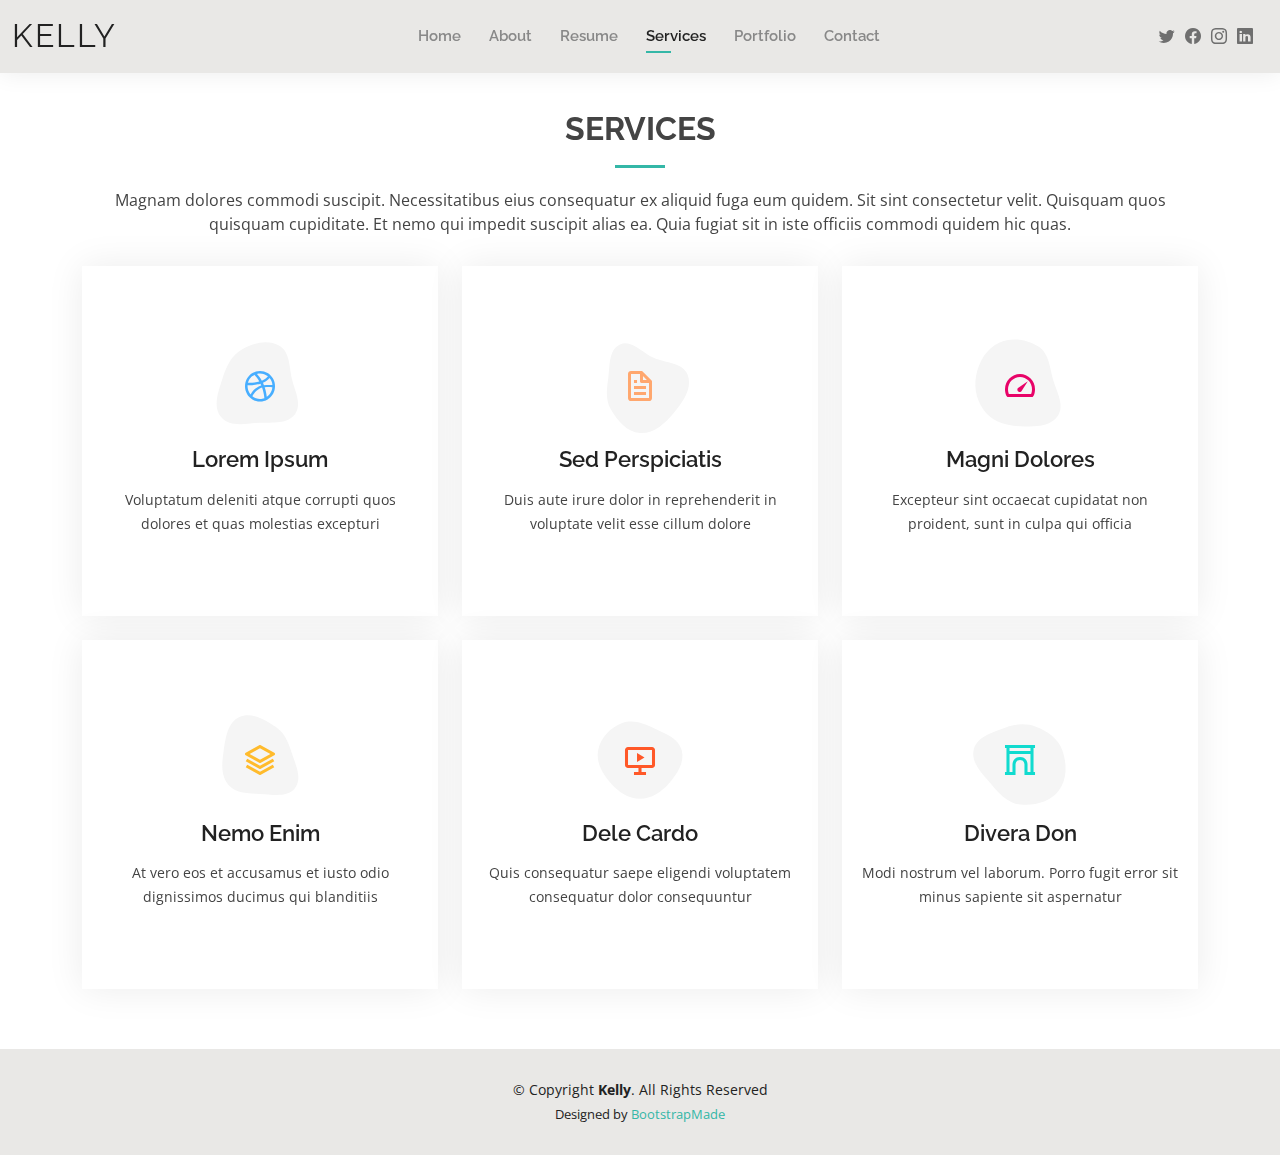
<file: services.html>
<!DOCTYPE html>
<html lang="en">

<head>
  <meta charset="utf-8">
  <meta content="width=device-width, initial-scale=1.0" name="viewport">

  <title>Services - Kelly Bootstrap Template</title>
  <meta content="" name="description">
  <meta content="" name="keywords">

  <!-- Favicons -->
  <link href="assets/img/favicon.png" rel="icon">
  <link href="assets/img/apple-touch-icon.png" rel="apple-touch-icon">

  <!-- Google Fonts -->
  <link href="https://fonts.googleapis.com/css?family=Open+Sans:300,300i,400,400i,600,600i,700,700i|Raleway:300,300i,400,400i,500,500i,600,600i,700,700i|Poppins:300,300i,400,400i,500,500i,600,600i,700,700i" rel="stylesheet">

  <!-- Vendor CSS Files -->
  <link href="assets/vendor/aos/aos.css" rel="stylesheet">
  <link href="assets/vendor/bootstrap/css/bootstrap.min.css" rel="stylesheet">
  <link href="assets/vendor/bootstrap-icons/bootstrap-icons.css" rel="stylesheet">
  <link href="assets/vendor/boxicons/css/boxicons.min.css" rel="stylesheet">
  <link href="assets/vendor/glightbox/css/glightbox.min.css" rel="stylesheet">
  <link href="assets/vendor/swiper/swiper-bundle.min.css" rel="stylesheet">

  <!-- Template Main CSS File -->
  <link href="assets/css/style.css" rel="stylesheet">

  <!-- =======================================================
  * Template Name: Kelly
  * Updated: Mar 10 2023 with Bootstrap v5.2.3
  * Template URL: https://bootstrapmade.com/kelly-free-bootstrap-cv-resume-html-template/
  * Author: BootstrapMade.com
  * License: https://bootstrapmade.com/license/
  ======================================================== -->
</head>

<body>

  <!-- ======= Header ======= -->
  <header id="header" class="fixed-top">
    <div class="container-fluid d-flex justify-content-between align-items-center">

      <h1 class="logo me-auto me-lg-0"><a href="index.html">Kelly</a></h1>
      <!-- Uncomment below if you prefer to use an image logo -->
      <!-- <a href="index.html" class="logo"><img src="assets/img/logo.png" alt="" class="img-fluid"></a>-->

      <nav id="navbar" class="navbar order-last order-lg-0">
        <ul>
          <li><a href="index.html">Home</a></li>
          <li><a href="about.html">About</a></li>
          <li><a href="resume.html">Resume</a></li>
          <li><a class="active" href="services.html">Services</a></li>
          <li><a href="portfolio.html">Portfolio</a></li>
          <li><a href="contact.html">Contact</a></li>
        </ul>
        <i class="bi bi-list mobile-nav-toggle"></i>
      </nav><!-- .navbar -->

      <div class="header-social-links">
        <a href="#" class="twitter"><i class="bi bi-twitter"></i></a>
        <a href="#" class="facebook"><i class="bi bi-facebook"></i></a>
        <a href="#" class="instagram"><i class="bi bi-instagram"></i></a>
        <a href="#" class="linkedin"><i class="bi bi-linkedin"></i></i></a>
      </div>

    </div>

  </header><!-- End Header -->

  <main id="main">

    <!-- ======= Services Section ======= -->
    <section id="services" class="services">
      <div class="container" data-aos="fade-up">

        <div class="section-title">
          <h2>Services</h2>
          <p>Magnam dolores commodi suscipit. Necessitatibus eius consequatur ex aliquid fuga eum quidem. Sit sint consectetur velit. Quisquam quos quisquam cupiditate. Et nemo qui impedit suscipit alias ea. Quia fugiat sit in iste officiis commodi quidem hic quas.</p>
        </div>

        <div class="row">
          <div class="col-lg-4 col-md-6 d-flex align-items-stretch" data-aos="zoom-in" data-aos-delay="100">
            <div class="icon-box iconbox-blue">
              <div class="icon">
                <svg width="100" height="100" viewBox="0 0 600 600" xmlns="http://www.w3.org/2000/svg">
                  <path stroke="none" stroke-width="0" fill="#f5f5f5" d="M300,521.0016835830174C376.1290562159157,517.8887921683347,466.0731472004068,529.7835943286574,510.70327084640275,468.03025145048787C554.3714126377745,407.6079735673963,508.03601936045806,328.9844924480964,491.2728898941984,256.3432110539036C474.5976632858925,184.082847569629,479.9380746630129,96.60480741107993,416.23090153303,58.64404602377083C348.86323505073057,18.502131276798302,261.93793281208167,40.57373210992963,193.5410806939664,78.93577620505333C130.42746243093433,114.334589627462,98.30271207620316,179.96522072025542,76.75703585869454,249.04625023123273C51.97151888228291,328.5150500222984,13.704378332031375,421.85034740162234,66.52175969318436,486.19268352777647C119.04800174914682,550.1803526380478,217.28368757567262,524.383925680826,300,521.0016835830174"></path>
                </svg>
                <i class="bx bxl-dribbble"></i>
              </div>
              <h4><a href="">Lorem Ipsum</a></h4>
              <p>Voluptatum deleniti atque corrupti quos dolores et quas molestias excepturi</p>
            </div>
          </div>

          <div class="col-lg-4 col-md-6 d-flex align-items-stretch mt-4 mt-md-0" data-aos="zoom-in" data-aos-delay="200">
            <div class="icon-box iconbox-orange ">
              <div class="icon">
                <svg width="100" height="100" viewBox="0 0 600 600" xmlns="http://www.w3.org/2000/svg">
                  <path stroke="none" stroke-width="0" fill="#f5f5f5" d="M300,582.0697525312426C382.5290701553225,586.8405444964366,449.9789794690241,525.3245884688669,502.5850820975895,461.55621195738473C556.606425686781,396.0723002908107,615.8543463187945,314.28637112970534,586.6730223649479,234.56875336149918C558.9533121215079,158.8439757836574,454.9685369536778,164.00468322053177,381.49747125262974,130.76875717737553C312.15926192815925,99.40240125094834,248.97055460311594,18.661163978235184,179.8680185752513,50.54337015887873C110.5421016452524,82.52863877960104,119.82277516462835,180.83849132639028,109.12597500060166,256.43424936330496C100.08760227029461,320.3096726198365,92.17705696193138,384.0621239912766,124.79988738764834,439.7174275375508C164.83382741302287,508.01625554203684,220.96474134820875,577.5009287672846,300,582.0697525312426"></path>
                </svg>
                <i class="bx bx-file"></i>
              </div>
              <h4><a href="">Sed Perspiciatis</a></h4>
              <p>Duis aute irure dolor in reprehenderit in voluptate velit esse cillum dolore</p>
            </div>
          </div>

          <div class="col-lg-4 col-md-6 d-flex align-items-stretch mt-4 mt-lg-0" data-aos="zoom-in" data-aos-delay="300">
            <div class="icon-box iconbox-pink">
              <div class="icon">
                <svg width="100" height="100" viewBox="0 0 600 600" xmlns="http://www.w3.org/2000/svg">
                  <path stroke="none" stroke-width="0" fill="#f5f5f5" d="M300,541.5067337569781C382.14930387511276,545.0595476570109,479.8736841581634,548.3450877840088,526.4010558755058,480.5488172755941C571.5218469581645,414.80211281144784,517.5187510058486,332.0715597781072,496.52539010469104,255.14436215662573C477.37192572678356,184.95920475031193,473.57363656557914,105.61284051026155,413.0603344069578,65.22779650032875C343.27470386102294,18.654635553484475,251.2091493199835,5.337323636656869,175.0934190732945,40.62881213300186C97.87086631185822,76.43348514350839,51.98124368387456,156.15599469081315,36.44837278890362,239.84606092416172C21.716077023791087,319.22268207091537,43.775223500013084,401.1760424656574,96.891909868211,461.97329694683043C147.22146801428983,519.5804099606455,223.5754009179313,538.201503339737,300,541.5067337569781"></path>
                </svg>
                <i class="bx bx-tachometer"></i>
              </div>
              <h4><a href="">Magni Dolores</a></h4>
              <p>Excepteur sint occaecat cupidatat non proident, sunt in culpa qui officia</p>
            </div>
          </div>

          <div class="col-lg-4 col-md-6 d-flex align-items-stretch mt-4" data-aos="zoom-in" data-aos-delay="100">
            <div class="icon-box iconbox-yellow">
              <div class="icon">
                <svg width="100" height="100" viewBox="0 0 600 600" xmlns="http://www.w3.org/2000/svg">
                  <path stroke="none" stroke-width="0" fill="#f5f5f5" d="M300,503.46388370962813C374.79870501325706,506.71871716319447,464.8034551963731,527.1746412648533,510.4981551193396,467.86667711651364C555.9287308511215,408.9015244558933,512.6030010748507,327.5744911775523,490.211057578863,256.5855673507754C471.097692560561,195.9906835881958,447.69079081568157,138.11976852964426,395.19560036434837,102.3242989838813C329.3053358748298,57.3949838291264,248.02791733380457,8.279543830951368,175.87071277845988,42.242879143198664C103.41431057327972,76.34704239035025,93.79494320519305,170.9812938413882,81.28167332365135,250.07896920659033C70.17666984294237,320.27484674793965,64.84698225790005,396.69656628748305,111.28512138212992,450.4950937839243C156.20124167950087,502.5303643271138,231.32542653798444,500.4755392045468,300,503.46388370962813"></path>
                </svg>
                <i class="bx bx-layer"></i>
              </div>
              <h4><a href="">Nemo Enim</a></h4>
              <p>At vero eos et accusamus et iusto odio dignissimos ducimus qui blanditiis</p>
            </div>
          </div>

          <div class="col-lg-4 col-md-6 d-flex align-items-stretch mt-4" data-aos="zoom-in" data-aos-delay="200">
            <div class="icon-box iconbox-red">
              <div class="icon">
                <svg width="100" height="100" viewBox="0 0 600 600" xmlns="http://www.w3.org/2000/svg">
                  <path stroke="none" stroke-width="0" fill="#f5f5f5" d="M300,532.3542879108572C369.38199826031484,532.3153073249985,429.10787420159085,491.63046689027357,474.5244479745417,439.17860296908856C522.8885846962883,383.3225815378663,569.1668002868075,314.3205725914397,550.7432151929288,242.7694973846089C532.6665558377875,172.5657663291529,456.2379748765914,142.6223662098291,390.3689995646985,112.34683881706744C326.66090330228417,83.06452184765237,258.84405631176094,53.51806209861945,193.32584062364296,78.48882559362697C121.61183558270385,105.82097193414197,62.805066853699245,167.19869350419734,48.57481801355237,242.6138429142374C34.843463184063346,315.3850353017275,76.69343916112496,383.4422959591041,125.22947124332185,439.3748458443577C170.7312796277747,491.8107796887764,230.57421082200815,532.3932930995766,300,532.3542879108572"></path>
                </svg>
                <i class="bx bx-slideshow"></i>
              </div>
              <h4><a href="">Dele Cardo</a></h4>
              <p>Quis consequatur saepe eligendi voluptatem consequatur dolor consequuntur</p>
            </div>
          </div>

          <div class="col-lg-4 col-md-6 d-flex align-items-stretch mt-4" data-aos="zoom-in" data-aos-delay="300">
            <div class="icon-box iconbox-teal">
              <div class="icon">
                <svg width="100" height="100" viewBox="0 0 600 600" xmlns="http://www.w3.org/2000/svg">
                  <path stroke="none" stroke-width="0" fill="#f5f5f5" d="M300,566.797414625762C385.7384707136149,576.1784315230908,478.7894351017131,552.8928747891023,531.9192734346935,484.94944893311C584.6109503024035,417.5663521118492,582.489472248146,322.67544863468447,553.9536738515405,242.03673114598146C529.1557734026468,171.96086150256528,465.24506316201064,127.66468636344209,395.9583748389544,100.7403814666027C334.2173773831606,76.7482773500951,269.4350130405921,84.62216499799875,207.1952322260088,107.2889140133804C132.92018162631612,134.33871894543012,41.79353780512637,160.00259165414826,22.644507872594943,236.69541883565114C3.319112789854554,314.0945973066697,72.72355303640163,379.243833228382,124.04198916343866,440.3218312028393C172.9286146004772,498.5055451809895,224.45579914871206,558.5317968840102,300,566.797414625762"></path>
                </svg>
                <i class="bx bx-arch"></i>
              </div>
              <h4><a href="">Divera Don</a></h4>
              <p>Modi nostrum vel laborum. Porro fugit error sit minus sapiente sit aspernatur</p>
            </div>
          </div>

        </div>

      </div>
    </section><!-- End Services Section -->

  </main><!-- End #main -->

  <!-- ======= Footer ======= -->
  <footer id="footer">
    <div class="container">
      <div class="copyright">
        &copy; Copyright <strong><span>Kelly</span></strong>. All Rights Reserved
      </div>
      <div class="credits">
        <!-- All the links in the footer should remain intact. -->
        <!-- You can delete the links only if you purchased the pro version. -->
        <!-- Licensing information: https://bootstrapmade.com/license/ -->
        <!-- Purchase the pro version with working PHP/AJAX contact form: https://bootstrapmade.com/kelly-free-bootstrap-cv-resume-html-template/ -->
        Designed by <a href="https://bootstrapmade.com/">BootstrapMade</a>
      </div>
    </div>
  </footer><!-- End  Footer -->

  <div id="preloader"></div>
  <a href="#" class="back-to-top d-flex align-items-center justify-content-center"><i class="bi bi-arrow-up-short"></i></a>

  <!-- Vendor JS Files -->
  <script src="assets/vendor/purecounter/purecounter_vanilla.js"></script>
  <script src="assets/vendor/aos/aos.js"></script>
  <script src="assets/vendor/bootstrap/js/bootstrap.bundle.min.js"></script>
  <script src="assets/vendor/glightbox/js/glightbox.min.js"></script>
  <script src="assets/vendor/isotope-layout/isotope.pkgd.min.js"></script>
  <script src="assets/vendor/swiper/swiper-bundle.min.js"></script>
  <script src="assets/vendor/waypoints/noframework.waypoints.js"></script>
  <script src="assets/vendor/php-email-form/validate.js"></script>

  <!-- Template Main JS File -->
  <script src="assets/js/main.js"></script>

</body>

</html>
</file>
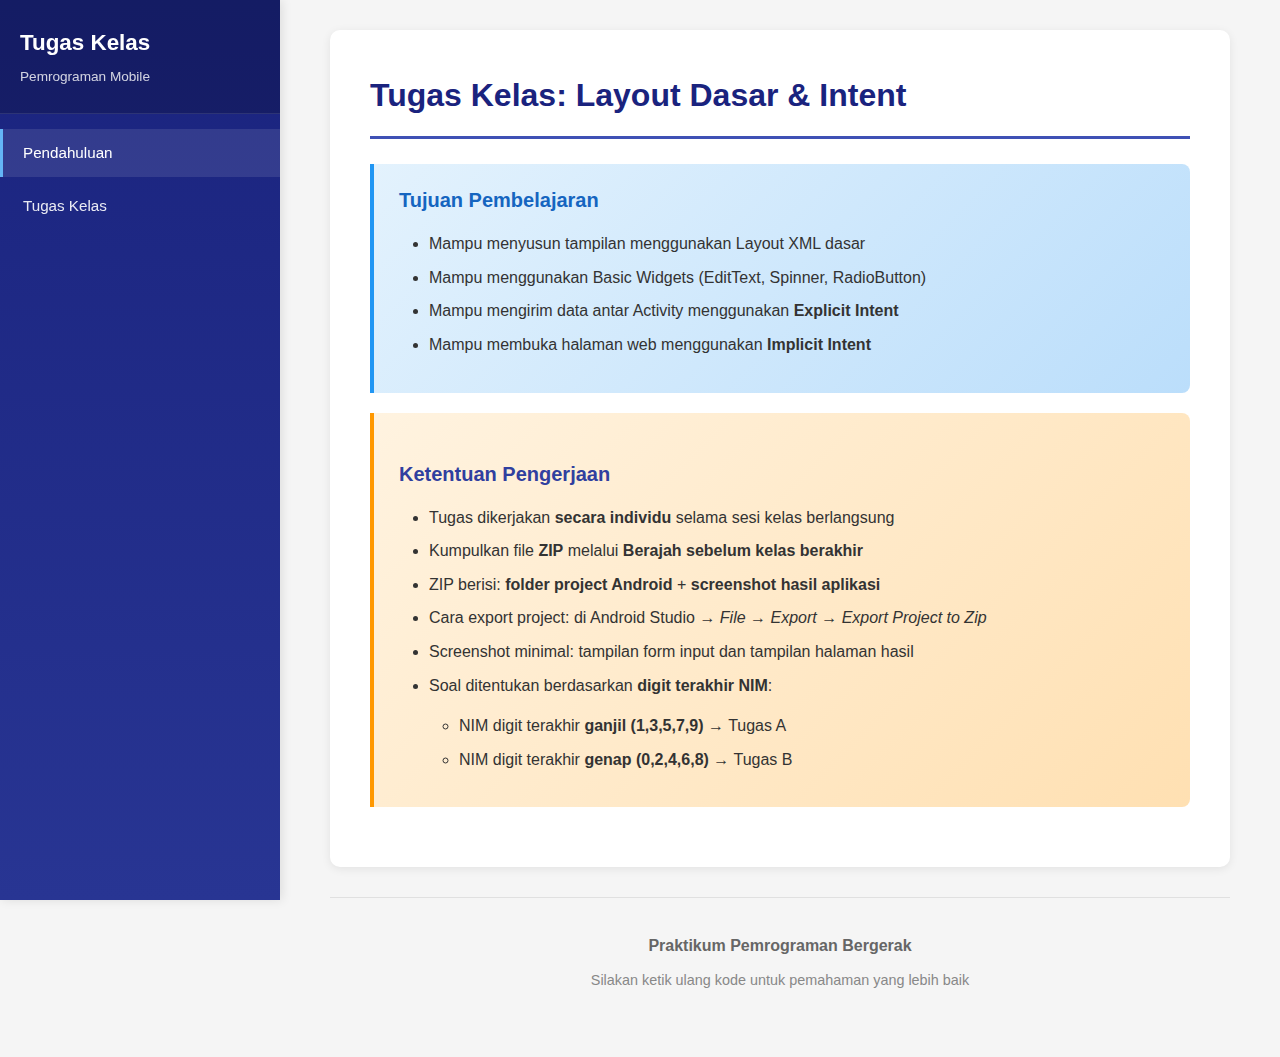
<file: mobile/lo-materi-4.html>
<!DOCTYPE html>
<html lang="id">
<head>
    <meta charset="UTF-8">
    <meta name="viewport" content="width=device-width, initial-scale=1.0">
    <title>Tugas Kelas - Layout & Intent</title>
    <link rel="stylesheet" href="style/style-materi-3.css">
</head>
<body>
    <!-- Sidebar -->
    <nav class="sidebar">
        <div class="sidebar-header">
            <h2>Tugas Kelas</h2>
            <p>Pemrograman Mobile</p>
        </div>
        <ul class="nav-menu">
            <li class="nav-item">
                <a href="#pendahuluan" class="nav-link">Pendahuluan</a>
            </li>
            <li class="nav-item">
                <a href="#tugas" class="nav-link">Tugas Kelas</a>
            </li>
        </ul>
    </nav>

    <!-- Main Content -->
    <main class="main-content">
        <!-- Pendahuluan -->
        <section id="pendahuluan" class="section">
            <h1>Tugas Kelas: Layout Dasar & Intent</h1>
            <div class="info-box">
                <h3>Tujuan Pembelajaran</h3>
                <ul>
                    <li>Mampu menyusun tampilan menggunakan Layout XML dasar</li>
                    <li>Mampu menggunakan Basic Widgets (EditText, Spinner, RadioButton)</li>
                    <li>Mampu mengirim data antar Activity menggunakan <strong>Explicit Intent</strong></li>
                    <li>Mampu membuka halaman web menggunakan <strong>Implicit Intent</strong></li>
                </ul>
            </div>
            <div class="warning-box">
                <h3>Ketentuan Pengerjaan</h3>
                <ul>
                    <li>Tugas dikerjakan <strong>secara individu</strong> selama sesi kelas berlangsung</li>
                    <li>Kumpulkan file <strong>ZIP</strong> melalui <strong>Berajah sebelum kelas berakhir</strong></li>
                    <li>ZIP berisi: <strong>folder project Android</strong> + <strong>screenshot hasil aplikasi</strong></li>
                    <li>Cara export project: di Android Studio → <em>File → Export → Export Project to Zip</em></li>
                    <li>Screenshot minimal: tampilan form input dan tampilan halaman hasil</li>
                    <li>Soal ditentukan berdasarkan <strong>digit terakhir NIM</strong>:
                        <ul>
                            <li>NIM digit terakhir <strong>ganjil (1,3,5,7,9)</strong> → Tugas A</li>
                            <li>NIM digit terakhir <strong>genap (0,2,4,6,8)</strong> → Tugas B</li>
                        </ul>
                    </li>
                </ul>
            </div>
        </section>

        <!-- Tugas -->
        <section id="tugas" class="section">
            <h1>Soal Tugas Kelas</h1>

            <!-- Tugas A -->
            <div class="task-box">
                <h2>Tugas A — NIM digit terakhir Ganjil</h2>
                <p><strong>Studi Kasus: Registrasi Kegiatan Mahasiswa</strong></p>
                <p>Buat aplikasi Android sederhana untuk mendaftarkan diri ke sebuah kegiatan kampus.</p>

                <h3>Input yang diperlukan (4 input):</h3>
                <ol>
                    <li><strong>Nama Lengkap</strong> — EditText</li>
                    <li><strong>NIM</strong> — EditText (inputType: number)</li>
                    <li><strong>Nama Kegiatan</strong> — Spinner (isi minimal 3 pilihan kegiatan, contoh: Seminar, Workshop, Lomba)</li>
                    <li><strong>Ketersediaan Hadir</strong> — RadioButton (Hadir / Tidak Hadir)</li>
                </ol>

                <h3>Ketentuan:</h3>
                <ol>
                    <li>Buat <strong>RegistrasiActivity</strong> berisi form 4 input di atas</li>
                    <li>Buat <strong>KonfirmasiActivity</strong> yang menampilkan semua data yang diinputkan</li>
                    <li>Gunakan <strong>Explicit Intent</strong> dengan <code>putExtra()</code> untuk mengirim data ke KonfirmasiActivity</li>
                    <li>Tampilkan <strong>nama Anda</strong> di salah satu halaman aplikasi (boleh sebagai TextView statis)</li>
                    <li>Di KonfirmasiActivity, tambahkan tombol <strong>"Info Kegiatan"</strong> yang membuka URL halaman web menggunakan <strong>Implicit Intent</strong> (<code>ACTION_VIEW</code>)</li>
                </ol>

                <div class="info-box">
                    <h4>Fokus Penilaian</h4>
                    <ul>
                        <li>Data dari 4 input berhasil dikirim dan tampil di KonfirmasiActivity</li>
                        <li>Nama mahasiswa tampil di aplikasi</li>
                        <li>Implicit Intent membuka browser tanpa crash</li>
                    </ul>
                </div>
            </div>

            <!-- Tugas B -->
            <div class="task-box">
                <h2>Tugas B — NIM digit terakhir Genap</h2>
                <p><strong>Studi Kasus: Pemesanan Tiket Wisata</strong></p>
                <p>Buat aplikasi Android sederhana untuk memesan tiket kunjungan wisata.</p>

                <h3>Input yang diperlukan (4 input):</h3>
                <ol>
                    <li><strong>Nama Pemesan</strong> — EditText</li>
                    <li><strong>Jumlah Tiket</strong> — EditText (inputType: number)</li>
                    <li><strong>Destinasi</strong> — Spinner (isi minimal 3 pilihan destinasi)</li>
                    <li><strong>Kategori Pengunjung</strong> — RadioButton (Dewasa / Anak-anak)</li>
                </ol>

                <h3>Ketentuan:</h3>
                <ol>
                    <li>Buat <strong>PemesananActivity</strong> berisi form 4 input di atas</li>
                    <li>Buat <strong>DetailPesananActivity</strong> yang menampilkan semua data yang diinputkan</li>
                    <li>Gunakan <strong>Explicit Intent</strong> dengan <code>putExtra()</code> untuk mengirim data ke DetailPesananActivity</li>
                    <li>Tampilkan <strong>nama Anda</strong> di salah satu halaman aplikasi (boleh sebagai TextView statis)</li>
                    <li>Di DetailPesananActivity, tambahkan tombol <strong>"Lihat Lokasi"</strong> yang membuka URL halaman web menggunakan <strong>Implicit Intent</strong> (<code>ACTION_VIEW</code>)</li>
                </ol>

                <div class="info-box">
                    <h4>Fokus Penilaian</h4>
                    <ul>
                        <li>Data dari 4 input berhasil dikirim dan tampil di DetailPesananActivity</li>
                        <li>Nama mahasiswa tampil di aplikasi</li>
                        <li>Implicit Intent membuka browser tanpa crash</li>
                    </ul>
                </div>
            </div>

            <div class="warning-box">
                <h3>Catatan Penting</h3>
                <ul>
                    <li>Plagiasi akan mendapat nilai 0</li>
                    <li>Pahami setiap baris kode yang Anda tulis</li>
                    <li>Jangan ragu bertanya jika ada kesulitan</li>
                </ul>
            </div>
        </section>

        <!-- Footer -->
        <footer class="footer">
            <p><strong>Praktikum Pemrograman Bergerak</strong></p>
            <p style="margin-top: 10px; font-size: 0.9em; color: #888;">
                Silakan ketik ulang kode untuk pemahaman yang lebih baik
            </p>
        </footer>
    </main>

    <script>
        function showSection(sectionId) {
            document.querySelectorAll('.section').forEach(s => s.style.display = 'none');
            const target = document.getElementById(sectionId);
            if (target) {
                target.style.display = 'block';
                window.scrollTo(0, 0);
            }
            document.querySelectorAll('.nav-link').forEach(link => {
                link.classList.toggle('active', link.getAttribute('href') === '#' + sectionId);
            });
        }

        document.addEventListener('DOMContentLoaded', function() {
            showSection('pendahuluan');
            document.querySelectorAll('a[href^="#"]').forEach(anchor => {
                anchor.addEventListener('click', function(e) {
                    e.preventDefault();
                    const targetId = this.getAttribute('href').substring(1);
                    const el = document.getElementById(targetId);
                    if (el) {
                        if (el.classList.contains('section')) {
                            showSection(targetId);
                        } else {
                            const parent = el.closest('.section');
                            if (parent) {
                                showSection(parent.id);
                                setTimeout(() => el.scrollIntoView({ behavior: 'smooth', block: 'start' }), 100);
                            }
                        }
                    }
                });
            });
        });

        document.addEventListener('contextmenu', e => e.preventDefault());
        document.addEventListener('keydown', function(e) {
            if (e.ctrlKey && ['c','C','u','U','s','S','a','A'].includes(e.key)) { e.preventDefault(); return false; }
            if (e.ctrlKey && e.shiftKey && ['i','I','j','J'].includes(e.key)) { e.preventDefault(); return false; }
            if (e.key === 'F12') { e.preventDefault(); return false; }
        });
        document.addEventListener('dragstart', e => e.preventDefault());

        const sidebar = document.querySelector('.sidebar');
        let touchStartX = 0;
        document.addEventListener('touchstart', e => touchStartX = e.touches[0].clientX);
        document.addEventListener('touchend', function(e) {
            const diff = e.changedTouches[0].clientX - touchStartX;
            if (diff > 50 && touchStartX < 50) sidebar.classList.add('show');
            else if (diff < -50) sidebar.classList.remove('show');
        });

        console.log('%cPerhatian!', 'color: red; font-size: 30px; font-weight: bold;');
        console.log('%cHalaman ini dilindungi.', 'font-size: 16px;');
    </script>
</body>
</html>
</file>
<file: assets/css/style.css>
/**
* Template Name: Kelly
* Updated: Mar 10 2023 with Bootstrap v5.2.3
* Template URL: https://bootstrapmade.com/kelly-free-bootstrap-cv-resume-html-template/
* Author: BootstrapMade.com
* License: https://bootstrapmade.com/license/
*/

/*--------------------------------------------------------------
# General
--------------------------------------------------------------*/
body {
  font-family: "Open Sans", sans-serif;
  color: #444444;
}

a {
  color: #34b7a7;
  text-decoration: none;
}

a:hover {
  color: #51cdbe;
  text-decoration: none;
}

h1,
h2,
h3,
h4,
h5,
h6 {
  font-family: "Raleway", sans-serif;
}

#main {
  margin-top: 50px;
}

@media (max-width: 992px) {
  #main {
    margin-top: 30px;
  }
}

/*--------------------------------------------------------------
# Preloader
--------------------------------------------------------------*/
#preloader {
  position: fixed;
  top: 0;
  left: 0;
  right: 0;
  bottom: 0;
  z-index: 9999;
  overflow: hidden;
  background: #fff;
}

#preloader:before {
  content: "";
  position: fixed;
  top: calc(50% - 30px);
  left: calc(50% - 30px);
  border: 6px solid #34b7a7;
  border-top-color: #dcf5f2;
  border-radius: 50%;
  width: 60px;
  height: 60px;
  animation: animate-preloader 1s linear infinite;
}

@keyframes animate-preloader {
  0% {
    transform: rotate(0deg);
  }

  100% {
    transform: rotate(360deg);
  }
}

/*--------------------------------------------------------------
# Back to top button
--------------------------------------------------------------*/
.back-to-top {
  position: fixed;
  visibility: hidden;
  opacity: 0;
  right: 15px;
  bottom: 15px;
  z-index: 996;
  background: #34b7a7;
  width: 40px;
  height: 40px;
  border-radius: 50px;
  transition: all 0.4s;
}

.back-to-top i {
  font-size: 24px;
  color: #fff;
  line-height: 0;
}

.back-to-top:hover {
  background: #49cbbb;
  color: #fff;
}

.back-to-top.active {
  visibility: visible;
  opacity: 1;
}

/*--------------------------------------------------------------
# Header
--------------------------------------------------------------*/
#header {
  background: #e9e8e6;
  box-shadow: 0px 0px 25px 0 rgba(0, 0, 0, 0.08);
  z-index: 997;
  padding: 15px 0;
}

#header .logo {
  font-size: 32px;
  margin: 0;
  padding: 0;
  line-height: 1;
  font-weight: 400;
  letter-spacing: 2px;
  text-transform: uppercase;
}

#header .logo a {
  color: #222222;
}

#header .logo img {
  max-height: 40px;
}

@media (max-width: 992px) {
  #header .logo {
    font-size: 28px;
  }
}

/*--------------------------------------------------------------
# Header Social Links
--------------------------------------------------------------*/
.header-social-links {
  padding-right: 15px;
}

.header-social-links a {
  color: #6f6f6f;
  padding-left: 6px;
  display: inline-block;
  line-height: 0px;
  transition: 0.3s;
  font-size: 16px;
}

.header-social-links a:hover {
  color: #34b7a7;
}

/*--------------------------------------------------------------
# Navigation Menu
--------------------------------------------------------------*/
/**
* Desktop Navigation 
*/
.navbar {
  padding: 0;
}

.navbar ul {
  margin: 0;
  padding: 0;
  display: flex;
  list-style: none;
  align-items: center;
}

.navbar li {
  position: relative;
  padding: 10px 0 10px 28px;
}

.navbar a,
.navbar a:focus {
  display: flex;
  align-items: center;
  justify-content: space-between;
  font-family: "Raleway", sans-serif;
  font-size: 15px;
  font-weight: 600;
  color: #888888;
  white-space: nowrap;
  transition: 0.3s;
  position: relative;
}

.navbar a i,
.navbar a:focus i {
  font-size: 12px;
  line-height: 0;
  margin-left: 5px;
}

.navbar>ul>li>a:before {
  content: "";
  position: absolute;
  width: 0;
  height: 2px;
  bottom: -5px;
  left: 0;
  background-color: #34b7a7;
  visibility: hidden;
  width: 0px;
  transition: all 0.3s ease-in-out 0s;
}

.navbar a:hover:before,
.navbar li:hover>a:before,
.navbar .active:before {
  visibility: visible;
  width: 25px;
}

.navbar a:hover,
.navbar .active,
.navbar .active:focus,
.navbar li:hover>a {
  color: #222222;
}

.navbar .dropdown ul {
  display: block;
  position: absolute;
  left: 14px;
  top: calc(100% + 30px);
  margin: 0;
  padding: 10px 0;
  z-index: 99;
  opacity: 0;
  visibility: hidden;
  background: #fff;
  box-shadow: 0px 0px 30px rgba(127, 137, 161, 0.25);
  transition: 0.3s;
  border-radius: 4px;
}

.navbar .dropdown ul li {
  min-width: 200px;
  padding: 0;
}

.navbar .dropdown ul a {
  padding: 10px 20px;
  font-size: 15px;
  text-transform: none;
  font-weight: 600;
}

.navbar .dropdown ul a i {
  font-size: 12px;
}

.navbar .dropdown ul a:hover,
.navbar .dropdown ul .active:hover,
.navbar .dropdown ul li:hover>a {
  color: #34b7a7;
}

.navbar .dropdown:hover>ul {
  opacity: 1;
  top: 100%;
  visibility: visible;
}

.navbar .dropdown .dropdown ul {
  top: 0;
  left: calc(100% - 30px);
  visibility: hidden;
}

.navbar .dropdown .dropdown:hover>ul {
  opacity: 1;
  top: 0;
  left: 100%;
  visibility: visible;
}

@media (max-width: 1366px) {
  .navbar .dropdown .dropdown ul {
    left: -90%;
  }

  .navbar .dropdown .dropdown:hover>ul {
    left: -100%;
  }
}

/**
* Mobile Navigation 
*/
.mobile-nav-toggle {
  color: #222222;
  font-size: 28px;
  cursor: pointer;
  display: none;
  line-height: 0;
  transition: 0.5s;
}

.mobile-nav-toggle.bi-x {
  color: #fff;
}

@media (max-width: 991px) {
  .mobile-nav-toggle {
    display: block;
  }

  .navbar ul {
    display: none;
  }
}

.navbar-mobile {
  position: fixed;
  overflow: hidden;
  top: 0;
  right: 0;
  left: 0;
  bottom: 0;
  background: rgba(9, 9, 9, 0.9);
  transition: 0.3s;
  z-index: 999;
}

.navbar-mobile .mobile-nav-toggle {
  position: absolute;
  top: 15px;
  right: 15px;
}

.navbar-mobile ul {
  display: block;
  position: absolute;
  top: 55px;
  right: 15px;
  bottom: 15px;
  left: 15px;
  padding: 10px 0;
  border-radius: 10px;
  background-color: #fff;
  overflow-y: auto;
  transition: 0.3s;
}

.navbar-mobile a,
.navbar-mobile a:focus {
  font-size: 15px;
  padding-right: 15px;
  color: #222222;
}

.navbar-mobile a:hover,
.navbar-mobile .active,
.navbar-mobile li:hover>a {
  color: #34b7a7;
}

.navbar-mobile .getstarted,
.navbar-mobile .getstarted:focus {
  margin: 15px;
}

.navbar-mobile .dropdown ul {
  position: static;
  display: none;
  margin: 10px 20px;
  padding: 10px 0;
  z-index: 99;
  opacity: 1;
  visibility: visible;
  background: #fff;
  box-shadow: 0px 0px 30px rgba(127, 137, 161, 0.25);
}

.navbar-mobile .dropdown ul li {
  min-width: 200px;
}

.navbar-mobile .dropdown ul a {
  padding: 10px 20px;
}

.navbar-mobile .dropdown ul a i {
  font-size: 12px;
}

.navbar-mobile .dropdown ul a:hover,
.navbar-mobile .dropdown ul .active:hover,
.navbar-mobile .dropdown ul li:hover>a {
  color: #34b7a7;
}

.navbar-mobile .dropdown>.dropdown-active {
  display: block;
}

/*--------------------------------------------------------------
# Hero Section
--------------------------------------------------------------*/
#hero {
  width: 100%;
  height: 100vh;
  background: url("../img/hero-bg.jpg") top right;
  background-size: cover;
}

#hero .container {
  padding-top: 70px;
  position: relative;
}

@media (max-width: 992px) {
  #hero .container {
    padding-top: 58px;
  }
}

#hero h1 {
  margin: 0;
  font-size: 48px;
  font-weight: 700;
  line-height: 56px;
  color: #222222;
}

#hero h2 {
  color: #6f6f6f;
  margin: 10px 0 0 0;
  font-size: 22px;
}

#hero .btn-about {
  font-family: "Raleway", sans-serif;
  text-transform: uppercase;
  font-weight: 600;
  font-size: 12px;
  letter-spacing: 1px;
  display: inline-block;
  padding: 12px 40px;
  border-radius: 50px;
  transition: 0.5s;
  margin-top: 30px;
  color: #fff;
  background: #34b7a7;
}

#hero .btn-about:hover {
  background: #3dc8b7;
}

@media (min-width: 1024px) {
  #hero {
    background-attachment: fixed;
  }
}

@media (max-width: 992px) {
  #hero:before {
    content: "";
    background: rgba(255, 255, 255, 0.8);
    position: absolute;
    bottom: 0;
    top: 0;
    left: 0;
    right: 0;
  }

  #hero h1 {
    font-size: 28px;
    line-height: 36px;
  }

  #hero h2 {
    font-size: 18px;
    line-height: 24px;
  }
}

/*--------------------------------------------------------------
# Sections General
--------------------------------------------------------------*/
section {
  padding: 60px 0;
}

.section-bg {
  background-color: #e7f8f6;
}

.section-title {
  text-align: center;
  padding-bottom: 30px;
}

.section-title h2 {
  font-size: 32px;
  font-weight: bold;
  text-transform: uppercase;
  margin-bottom: 20px;
  padding-bottom: 20px;
  position: relative;
}

.section-title h2::after {
  content: "";
  position: absolute;
  display: block;
  width: 50px;
  height: 3px;
  background: #34b7a7;
  bottom: 0;
  left: calc(50% - 25px);
}

.section-title p {
  margin-bottom: 0;
}

/*--------------------------------------------------------------
# Cta
--------------------------------------------------------------*/
.cta {
  background: linear-gradient(rgba(0, 0, 0, 0.6), rgba(0, 0, 0, 0.6)), url("../img/bg-1.jpg") fixed center center;
  background-size: cover;
  padding: 80px 0;
}

.cta h3 {
  color: #fff;
  font-size: 28px;
  font-weight: 700;
}

.cta p {
  color: #fff;
}

.cta .cta-btn {
  font-family: "Raleway", sans-serif;
  text-transform: uppercase;
  font-weight: 500;
  font-size: 16px;
  letter-spacing: 1px;
  display: inline-block;
  padding: 8px 20px;
  border-radius: 2px;
  transition: 0.5s;
  margin: 10px;
  border: 2px solid #fff;
  color: #fff;
}

.cta .cta-btn:hover {
  background: #34b7a7;
  border: 2px solid #34b7a7;
}

@media (max-width: 1024px) {
  .cta {
    background-attachment: scroll;
  }
}

@media (min-width: 769px) {
  .cta .cta-btn-container {
    display: flex;
    align-items: center;
    justify-content: flex-end;
  }
}

/*--------------------------------------------------------------
# About
--------------------------------------------------------------*/
.about .content h3 {
  font-weight: 700;
  font-size: 26px;
  color: #555555;
}

.about .content ul {
  list-style: none;
  padding: 0;
}

.about .content ul li {
  padding-bottom: 10px;
}

.about .content ul i {
  font-size: 20px;
  padding-right: 2px;
  color: #34b7a7;
}

.about .content p:last-child {
  margin-bottom: 0;
}

/*--------------------------------------------------------------
# Skills
--------------------------------------------------------------*/
.skills .progress {
  height: 60px;
  display: block;
  background: none;
  border-radius: 0;
}

.skills .progress .skill {
  padding: 10px 0;
  margin: 0 0 6px 0;
  text-transform: uppercase;
  display: block;
  font-weight: 600;
  font-family: "Poppins", sans-serif;
  color: #222222;
}

.skills .progress .skill .val {
  float: right;
  font-style: normal;
}

.skills .progress-bar-wrap {
  background: #f3f3f3;
}

.skills .progress-bar {
  width: 1px;
  height: 10px;
  transition: 0.9s;
  background-color: #34b7a7;
}

/*--------------------------------------------------------------
# Facts
--------------------------------------------------------------*/
.facts .counters span {
  font-size: 48px;
  display: block;
  color: #34b7a7;
}

.facts .counters p {
  padding: 0;
  margin: 0 0 20px 0;
  font-family: "Raleway", sans-serif;
  font-size: 14px;
}

/*--------------------------------------------------------------
# Testimonials
--------------------------------------------------------------*/
.testimonials .section-header {
  margin-bottom: 40px;
}

.testimonials .testimonials-carousel,
.testimonials .testimonials-slider {
  overflow: hidden;
}

.testimonials .testimonial-item {
  text-align: center;
}

.testimonials .testimonial-item .testimonial-img {
  width: 120px;
  border-radius: 50%;
  border: 4px solid #fff;
  margin: 0 auto;
}

.testimonials .testimonial-item h3 {
  font-size: 20px;
  font-weight: bold;
  margin: 10px 0 5px 0;
  color: #111;
}

.testimonials .testimonial-item h4 {
  font-size: 14px;
  color: #999;
  margin: 0 0 15px 0;
}

.testimonials .testimonial-item .quote-icon-left,
.testimonials .testimonial-item .quote-icon-right {
  color: #c8efea;
  font-size: 26px;
}

.testimonials .testimonial-item .quote-icon-left {
  display: inline-block;
  left: -5px;
  position: relative;
}

.testimonials .testimonial-item .quote-icon-right {
  display: inline-block;
  right: -5px;
  position: relative;
  top: 10px;
}

.testimonials .testimonial-item p {
  font-style: italic;
  margin: 0 auto 15px auto;
}

@media (min-width: 992px) {
  .testimonials .testimonial-item p {
    width: 80%;
  }
}

.testimonials .swiper-pagination {
  margin-top: 20px;
  position: relative;
}

.testimonials .swiper-pagination .swiper-pagination-bullet {
  width: 12px;
  height: 12px;
  background-color: #fff;
  opacity: 1;
  border: 1px solid #34b7a7;
}

.testimonials .swiper-pagination .swiper-pagination-bullet-active {
  background-color: #34b7a7;
}

/*--------------------------------------------------------------
# Resume
--------------------------------------------------------------*/
.resume .resume-title {
  font-size: 26px;
  font-weight: 400;
  margin-top: 20px;
  margin-bottom: 20px;
  color: #222222;
}

.resume .resume-item {
  padding: 0 0 20px 20px;
  margin-top: -2px;
  border-left: 2px solid #34b7a7;
  position: relative;
}

.resume .resume-item h4 {
  line-height: 18px;
  font-size: 18px;
  font-weight: 600;
  font-family: "Poppins", sans-serif;
  color: #1d685f;
  margin-bottom: 10px;
}

.resume .resume-item h5 {
  font-size: 16px;
  background: #effbf9;
  padding: 5px 15px;
  display: inline-block;
  font-weight: 600;
  margin-bottom: 10px;
  color: #34b7a7;
}

.resume .resume-item ul {
  padding-left: 20px;
}

.resume .resume-item ul li {
  padding-bottom: 10px;
}

.resume .resume-item:last-child {
  padding-bottom: 0;
}

.resume .resume-item::before {
  content: "";
  position: absolute;
  width: 16px;
  height: 16px;
  border-radius: 50px;
  left: -9px;
  top: 0;
  background: #fff;
  border: 2px solid #34b7a7;
}

/*--------------------------------------------------------------
# Services
--------------------------------------------------------------*/
.services .icon-box {
  text-align: center;
  padding: 70px 20px 80px 20px;
  transition: all ease-in-out 0.3s;
  background: #fff;
  box-shadow: 0px 0 35px 0 rgba(0, 0, 0, 0.08);
}

.services .icon-box .icon {
  margin: 0 auto;
  width: 100px;
  height: 100px;
  display: flex;
  align-items: center;
  justify-content: center;
  transition: ease-in-out 0.3s;
  position: relative;
}

.services .icon-box .icon i {
  font-size: 36px;
  transition: 0.5s;
  position: relative;
}

.services .icon-box .icon svg {
  position: absolute;
  top: 0;
  left: 0;
}

.services .icon-box .icon svg path {
  transition: 0.5s;
  fill: #f5f5f5;
}

.services .icon-box h4 {
  font-weight: 600;
  margin: 10px 0 15px 0;
  font-size: 22px;
}

.services .icon-box h4 a {
  color: #222222;
  transition: ease-in-out 0.3s;
}

.services .icon-box p {
  line-height: 24px;
  font-size: 14px;
  margin-bottom: 0;
}

.services .iconbox-blue i {
  color: #47aeff;
}

.services .iconbox-blue:hover .icon i {
  color: #fff;
}

.services .iconbox-blue:hover .icon path {
  fill: #47aeff;
}

.services .iconbox-orange i {
  color: #ffa76e;
}

.services .iconbox-orange:hover .icon i {
  color: #fff;
}

.services .iconbox-orange:hover .icon path {
  fill: #ffa76e;
}

.services .iconbox-pink i {
  color: #e80368;
}

.services .iconbox-pink:hover .icon i {
  color: #fff;
}

.services .iconbox-pink:hover .icon path {
  fill: #e80368;
}

.services .iconbox-yellow i {
  color: #ffbb2c;
}

.services .iconbox-yellow:hover .icon i {
  color: #fff;
}

.services .iconbox-yellow:hover .icon path {
  fill: #ffbb2c;
}

.services .iconbox-red i {
  color: #ff5828;
}

.services .iconbox-red:hover .icon i {
  color: #fff;
}

.services .iconbox-red:hover .icon path {
  fill: #ff5828;
}

.services .iconbox-teal i {
  color: #11dbcf;
}

.services .iconbox-teal:hover .icon i {
  color: #fff;
}

.services .iconbox-teal:hover .icon path {
  fill: #11dbcf;
}

/*--------------------------------------------------------------
# Portfolio
--------------------------------------------------------------*/
.portfolio .portfolio-item {
  margin-bottom: 30px;
}

.portfolio #portfolio-flters {
  padding: 0;
  margin: 0 auto 20px auto;
  list-style: none;
  text-align: center;
}

.portfolio #portfolio-flters li {
  cursor: pointer;
  display: inline-block;
  padding: 8px 16px 10px 16px;
  font-size: 13px;
  font-weight: 500;
  line-height: 1;
  text-transform: uppercase;
  color: #444444;
  margin-bottom: 5px;
  transition: all 0.3s ease-in-out;
  border-radius: 50px;
}

.portfolio #portfolio-flters li:hover,
.portfolio #portfolio-flters li.filter-active {
  color: #fff;
  background: #34b7a7;
}

.portfolio #portfolio-flters li:last-child {
  margin-right: 0;
}

.portfolio .portfolio-wrap {
  transition: 0.3s;
  position: relative;
  overflow: hidden;
  z-index: 1;
  background: rgba(34, 34, 34, 0.6);
}

.portfolio .portfolio-wrap::before {
  content: "";
  background: rgba(34, 34, 34, 0.6);
  position: absolute;
  left: 0;
  right: 0;
  top: 0;
  bottom: 0;
  transition: all ease-in-out 0.3s;
  z-index: 2;
  opacity: 0;
}

.portfolio .portfolio-wrap img {
  transition: all ease-in-out 0.3s;
}

.portfolio .portfolio-wrap .portfolio-info {
  opacity: 0;
  position: absolute;
  top: 0;
  left: 0;
  right: 0;
  bottom: 0;
  z-index: 3;
  transition: all ease-in-out 0.3s;
  display: flex;
  flex-direction: column;
  justify-content: flex-end;
  align-items: flex-start;
  padding: 20px;
}

.portfolio .portfolio-wrap .portfolio-info h4 {
  font-size: 20px;
  color: #fff;
  font-weight: 600;
}

.portfolio .portfolio-wrap .portfolio-info p {
  color: rgba(255, 255, 255, 0.7);
  font-size: 14px;
  text-transform: uppercase;
  padding: 0;
  margin: 0;
  font-style: italic;
}

.portfolio .portfolio-wrap .portfolio-links {
  text-align: center;
  z-index: 4;
}

.portfolio .portfolio-wrap .portfolio-links a {
  color: #fff;
  margin: 0 5px 0 0;
  font-size: 28px;
  display: inline-block;
  transition: 0.3s;
}

.portfolio .portfolio-wrap .portfolio-links a:hover {
  color: #78d9cd;
}

.portfolio .portfolio-wrap:hover::before {
  opacity: 1;
}

.portfolio .portfolio-wrap:hover img {
  transform: scale(1.2);
}

.portfolio .portfolio-wrap:hover .portfolio-info {
  opacity: 1;
}

/*--------------------------------------------------------------
# Portfolio Details
--------------------------------------------------------------*/
.portfolio-details {
  padding-top: 0;
}

.portfolio-details .portfolio-details-slider img {
  width: 100%;
}

.portfolio-details .portfolio-details-slider .swiper-pagination {
  margin-top: 20px;
  position: relative;
}

.portfolio-details .portfolio-details-slider .swiper-pagination .swiper-pagination-bullet {
  width: 12px;
  height: 12px;
  background-color: #fff;
  opacity: 1;
  border: 1px solid #34b7a7;
}

.portfolio-details .portfolio-details-slider .swiper-pagination .swiper-pagination-bullet-active {
  background-color: #34b7a7;
}

.portfolio-details .portfolio-info {
  padding: 30px;
  box-shadow: 0px 0 30px rgba(34, 34, 34, 0.08);
}

.portfolio-details .portfolio-info h3 {
  font-size: 22px;
  font-weight: 700;
  margin-bottom: 20px;
  padding-bottom: 20px;
  border-bottom: 1px solid #eee;
}

.portfolio-details .portfolio-info ul {
  list-style: none;
  padding: 0;
  font-size: 15px;
}

.portfolio-details .portfolio-info ul li+li {
  margin-top: 10px;
}

.portfolio-details .portfolio-description {
  padding-top: 30px;
}

.portfolio-details .portfolio-description h2 {
  font-size: 26px;
  font-weight: 700;
  margin-bottom: 20px;
}

.portfolio-details .portfolio-description p {
  padding: 0;
}

/*--------------------------------------------------------------
# Contact
--------------------------------------------------------------*/
.contact .info {
  width: 100%;
  background: #fff;
}

.contact .info i {
  font-size: 20px;
  color: #34b7a7;
  float: left;
  width: 44px;
  height: 44px;
  background: #effbf9;
  display: flex;
  justify-content: center;
  align-items: center;
  border-radius: 50px;
  transition: all 0.3s ease-in-out;
}

.contact .info h4 {
  padding: 0 0 0 60px;
  font-size: 22px;
  font-weight: 600;
  margin-bottom: 5px;
  color: #222222;
}

.contact .info p {
  padding: 0 0 0 60px;
  margin-bottom: 0;
  font-size: 14px;
  color: #555555;
}

.contact .info .email,
.contact .info .phone {
  margin-top: 40px;
}

.contact .info .email:hover i,
.contact .info .address:hover i,
.contact .info .phone:hover i {
  background: #34b7a7;
  color: #fff;
}

.contact .php-email-form {
  width: 100%;
  background: #fff;
}

.contact .php-email-form .form-group {
  padding-bottom: 8px;
}

.contact .php-email-form .error-message {
  display: none;
  color: #fff;
  background: #ed3c0d;
  text-align: center;
  padding: 15px;
  font-weight: 600;
}

.contact .php-email-form .sent-message {
  display: none;
  color: #fff;
  background: #18d26e;
  text-align: center;
  padding: 15px;
  font-weight: 600;
}

.contact .php-email-form .loading {
  display: none;
  background: #fff;
  text-align: center;
  padding: 15px;
}

.contact .php-email-form .loading:before {
  content: "";
  display: inline-block;
  border-radius: 50%;
  width: 24px;
  height: 24px;
  margin: 0 10px -6px 0;
  border: 3px solid #18d26e;
  border-top-color: #eee;
  animation: animate-loading 1s linear infinite;
}

.contact .php-email-form input,
.contact .php-email-form textarea {
  border-radius: 4px;
  box-shadow: none;
  font-size: 14px;
}

.contact .php-email-form input:focus,
.contact .php-email-form textarea:focus {
  border-color: #34b7a7;
}

.contact .php-email-form input {
  height: 44px;
}

.contact .php-email-form textarea {
  padding: 10px 12px;
}

.contact .php-email-form button[type=submit] {
  background: #34b7a7;
  border: 0;
  padding: 10px 30px 12px 30px;
  color: #fff;
  transition: 0.4s;
  border-radius: 50px;
}

.contact .php-email-form button[type=submit]:hover {
  background: #3dc8b7;
}

@keyframes animate-loading {
  0% {
    transform: rotate(0deg);
  }

  100% {
    transform: rotate(360deg);
  }
}

/*--------------------------------------------------------------
# Footer
--------------------------------------------------------------*/
#footer {
  background: #e9e8e6;
  padding: 30px 0;
  color: #222222;
  font-size: 14px;
  text-align: center;
}

#footer .credits {
  padding-top: 5px;
  font-size: 13px;
}

#footer .credits a {
  color: #34b7a7;
}
</file>
<file: mobile/style/style-materi-3.css>
/* Reset dan Base Styles */
* {
    margin: 0;
    padding: 0;
    box-sizing: border-box;
}

html {
    scroll-behavior: smooth;
}

body {
    font-family: 'Segoe UI', Tahoma, Geneva, Verdana, sans-serif;
    line-height: 1.6;
    color: #333;
    background-color: #f5f5f5;
}

/* Anti-copy styles */
.no-copy {
    -webkit-user-select: none;
    -moz-user-select: none;
    -ms-user-select: none;
    user-select: none;
    -webkit-touch-callout: none;
}

/* Sidebar Styles */
.sidebar {
    position: fixed;
    left: 0;
    top: 0;
    width: 280px;
    height: 100vh;
    background: linear-gradient(180deg, #1a237e 0%, #283593 100%);
    color: #fff;
    overflow-y: auto;
    z-index: 1000;
    box-shadow: 2px 0 10px rgba(0, 0, 0, 0.1);
}

.sidebar-header {
    padding: 25px 20px;
    background: rgba(0, 0, 0, 0.2);
    border-bottom: 1px solid rgba(255, 255, 255, 0.1);
}

.sidebar-header h2 {
    font-size: 1.4rem;
    margin-bottom: 5px;
}

.sidebar-header p {
    font-size: 0.85rem;
    opacity: 0.8;
}

.nav-menu {
    list-style: none;
    padding: 15px 0;
}

.nav-item {
    margin-bottom: 5px;
}

.nav-link {
    display: block;
    padding: 12px 20px;
    color: rgba(255, 255, 255, 0.9);
    text-decoration: none;
    font-size: 0.95rem;
    transition: all 0.3s ease;
    border-left: 3px solid transparent;
}

.nav-link:hover,
.nav-link.active {
    background: rgba(255, 255, 255, 0.1);
    border-left-color: #64b5f6;
    color: #fff;
}

.sub-menu {
    list-style: none;
    padding-left: 20px;
    display: block;
}

.sub-menu li a {
    display: block;
    padding: 8px 20px;
    color: rgba(255, 255, 255, 0.7);
    text-decoration: none;
    font-size: 0.85rem;
    transition: all 0.3s ease;
}

.sub-menu li a:hover {
    color: #64b5f6;
    padding-left: 25px;
}

/* Main Content Styles */
.main-content {
    margin-left: 280px;
    padding: 30px 50px;
    min-height: 100vh;
}

.section {
    display: none;
    background: #fff;
    border-radius: 10px;
    padding: 40px;
    margin-bottom: 30px;
    box-shadow: 0 2px 10px rgba(0, 0, 0, 0.08);
}

.section h1 {
    color: #1a237e;
    font-size: 2rem;
    margin-bottom: 25px;
    padding-bottom: 15px;
    border-bottom: 3px solid #3f51b5;
}

.section h2 {
    color: #283593;
    font-size: 1.5rem;
    margin: 30px 0 15px 0;
}

.section h3 {
    color: #303f9f;
    font-size: 1.25rem;
    margin: 25px 0 12px 0;
}

.section h4 {
    color: #3949ab;
    font-size: 1.1rem;
    margin: 20px 0 10px 0;
}

.section p {
    margin-bottom: 15px;
    text-align: justify;
}

.section ul,
.section ol {
    margin: 15px 0;
    padding-left: 30px;
}

.section li {
    margin-bottom: 8px;
}

/* Article spacing */
article {
    margin-top: 35px;
    padding-top: 25px;
    border-top: 1px solid #e0e0e0;
}

article:first-child {
    margin-top: 0;
    padding-top: 0;
    border-top: none;
}

/* Info Box */
.info-box {
    background: linear-gradient(135deg, #e3f2fd 0%, #bbdefb 100%);
    border-left: 4px solid #2196f3;
    padding: 20px 25px;
    border-radius: 0 8px 8px 0;
    margin: 20px 0;
}

.info-box h3,
.info-box h4 {
    color: #1565c0;
    margin-top: 0;
    margin-bottom: 10px;
}

/* Warning Box */
.warning-box {
    background: linear-gradient(135deg, #fff3e0 0%, #ffe0b2 100%);
    border-left: 4px solid #ff9800;
    padding: 20px 25px;
    border-radius: 0 8px 8px 0;
    margin: 20px 0;
}

.warning-box h4 {
    color: #e65100;
    margin-top: 0;
    margin-bottom: 10px;
}

/* Task Box */
.task-box {
    background: linear-gradient(135deg, #f3e5f5 0%, #e1bee7 100%);
    border-left: 4px solid #9c27b0;
    padding: 20px 25px;
    border-radius: 0 8px 8px 0;
    margin: 20px 0;
}

.task-box h2 {
    color: #7b1fa2;
    margin-top: 0;
    font-size: 1.3rem;
}

/* Steps */
.steps {
    margin: 20px 0;
}

.step {
    display: flex;
    align-items: flex-start;
    margin-bottom: 20px;
    padding: 15px;
    background: #fafafa;
    border-radius: 8px;
    border: 1px solid #e0e0e0;
}

.step-number {
    display: flex;
    align-items: center;
    justify-content: center;
    width: 35px;
    height: 35px;
    background: #3f51b5;
    color: #fff;
    border-radius: 50%;
    font-weight: bold;
    font-size: 1rem;
    flex-shrink: 0;
    margin-right: 15px;
}

.step-content {
    flex: 1;
}

.step-content h4 {
    margin-top: 0;
    margin-bottom: 8px;
    color: #1a237e;
}

.step-content p {
    margin: 0;
}

/* Code Block */
.code-block {
    margin: 20px 0;
    border-radius: 8px;
    overflow: hidden;
    box-shadow: 0 2px 8px rgba(0, 0, 0, 0.1);
}

.code-header {
    background: #263238;
    color: #b0bec5;
    padding: 10px 15px;
    font-size: 0.85rem;
    font-weight: 500;
}

.code-block pre {
    background: #37474f;
    color: #eceff1;
    padding: 20px;
    margin: 0;
    overflow-x: auto;
    font-family: 'Consolas', 'Monaco', 'Courier New', monospace;
    font-size: 0.9rem;
    line-height: 1.5;
    white-space: pre;
    -webkit-user-select: text;
    -moz-user-select: text;
    -ms-user-select: text;
    user-select: text;
}

code {
    background: #e8eaf6;
    color: #3f51b5;
    padding: 2px 6px;
    border-radius: 4px;
    font-family: 'Consolas', 'Monaco', 'Courier New', monospace;
    font-size: 0.9em;
}

/* Data Table */
.data-table {
    width: 100%;
    border-collapse: collapse;
    margin: 20px 0;
    background: #fff;
    box-shadow: 0 2px 8px rgba(0, 0, 0, 0.08);
    border-radius: 8px;
    overflow: hidden;
}

.data-table thead {
    background: #3f51b5;
    color: #fff;
}

.data-table th {
    padding: 15px;
    text-align: left;
    font-weight: 600;
}

.data-table td {
    padding: 12px 15px;
    border-bottom: 1px solid #e0e0e0;
}

.data-table tbody tr:hover {
    background: #f5f5f5;
}

.data-table tbody tr:last-child td {
    border-bottom: none;
}

/* Lifecycle Diagram */
.lifecycle-diagram {
    display: flex;
    flex-direction: column;
    align-items: center;
    padding: 30px;
    background: linear-gradient(135deg, #fafafa 0%, #f0f0f0 100%);
    border-radius: 10px;
    margin: 25px 0;
}

.lifecycle-state {
    background: #3f51b5;
    color: #fff;
    padding: 12px 25px;
    border-radius: 25px;
    font-weight: 500;
    min-width: 150px;
    text-align: center;
}

.lifecycle-state.running {
    background: #4caf50;
    font-size: 1.1rem;
    padding: 15px 30px;
}

.lifecycle-arrow {
    color: #3f51b5;
    font-size: 1.5rem;
    margin: 8px 0;
}

/* Keyboard Key */
kbd {
    background: #e0e0e0;
    border: 1px solid #bdbdbd;
    border-radius: 4px;
    padding: 2px 8px;
    font-family: 'Consolas', monospace;
    font-size: 0.85em;
    box-shadow: 0 2px 0 #9e9e9e;
}

/* Footer */
.footer {
    text-align: center;
    padding: 30px;
    color: #666;
    border-top: 1px solid #e0e0e0;
    margin-top: 20px;
}

.footer p {
    margin: 5px 0;
}

/* Scrollbar Styling */
::-webkit-scrollbar {
    width: 8px;
    height: 8px;
}

::-webkit-scrollbar-track {
    background: #f1f1f1;
}

::-webkit-scrollbar-thumb {
    background: #888;
    border-radius: 4px;
}

::-webkit-scrollbar-thumb:hover {
    background: #555;
}

/* Responsive Design */
@media (max-width: 1024px) {
    .sidebar {
        width: 240px;
    }
    
    .main-content {
        margin-left: 240px;
        padding: 20px 30px;
    }
}

@media (max-width: 768px) {
    .sidebar {
        width: 100%;
        height: auto;
        position: relative;
    }
    
    .main-content {
        margin-left: 0;
        padding: 20px;
    }
    
    .section {
        padding: 25px;
    }
    
    .section h1 {
        font-size: 1.6rem;
    }
    
    .data-table {
        display: block;
        overflow-x: auto;
    }
    
    .step {
        flex-direction: column;
    }
    
    .step-number {
        margin-bottom: 10px;
    }
}

/* Print Styles - Disable printing */
@media print {
    body {
        display: none !important;
    }
    
    body::after {
        content: "Dokumen ini tidak dapat dicetak.";
        display: block;
        font-size: 24px;
        text-align: center;
        padding: 50px;
    }
}

/* Selection color */
::selection {
    background: #b3d4ff;
    color: #000;
}

::-moz-selection {
    background: #b3d4ff;
    color: #000;
}
</file>
